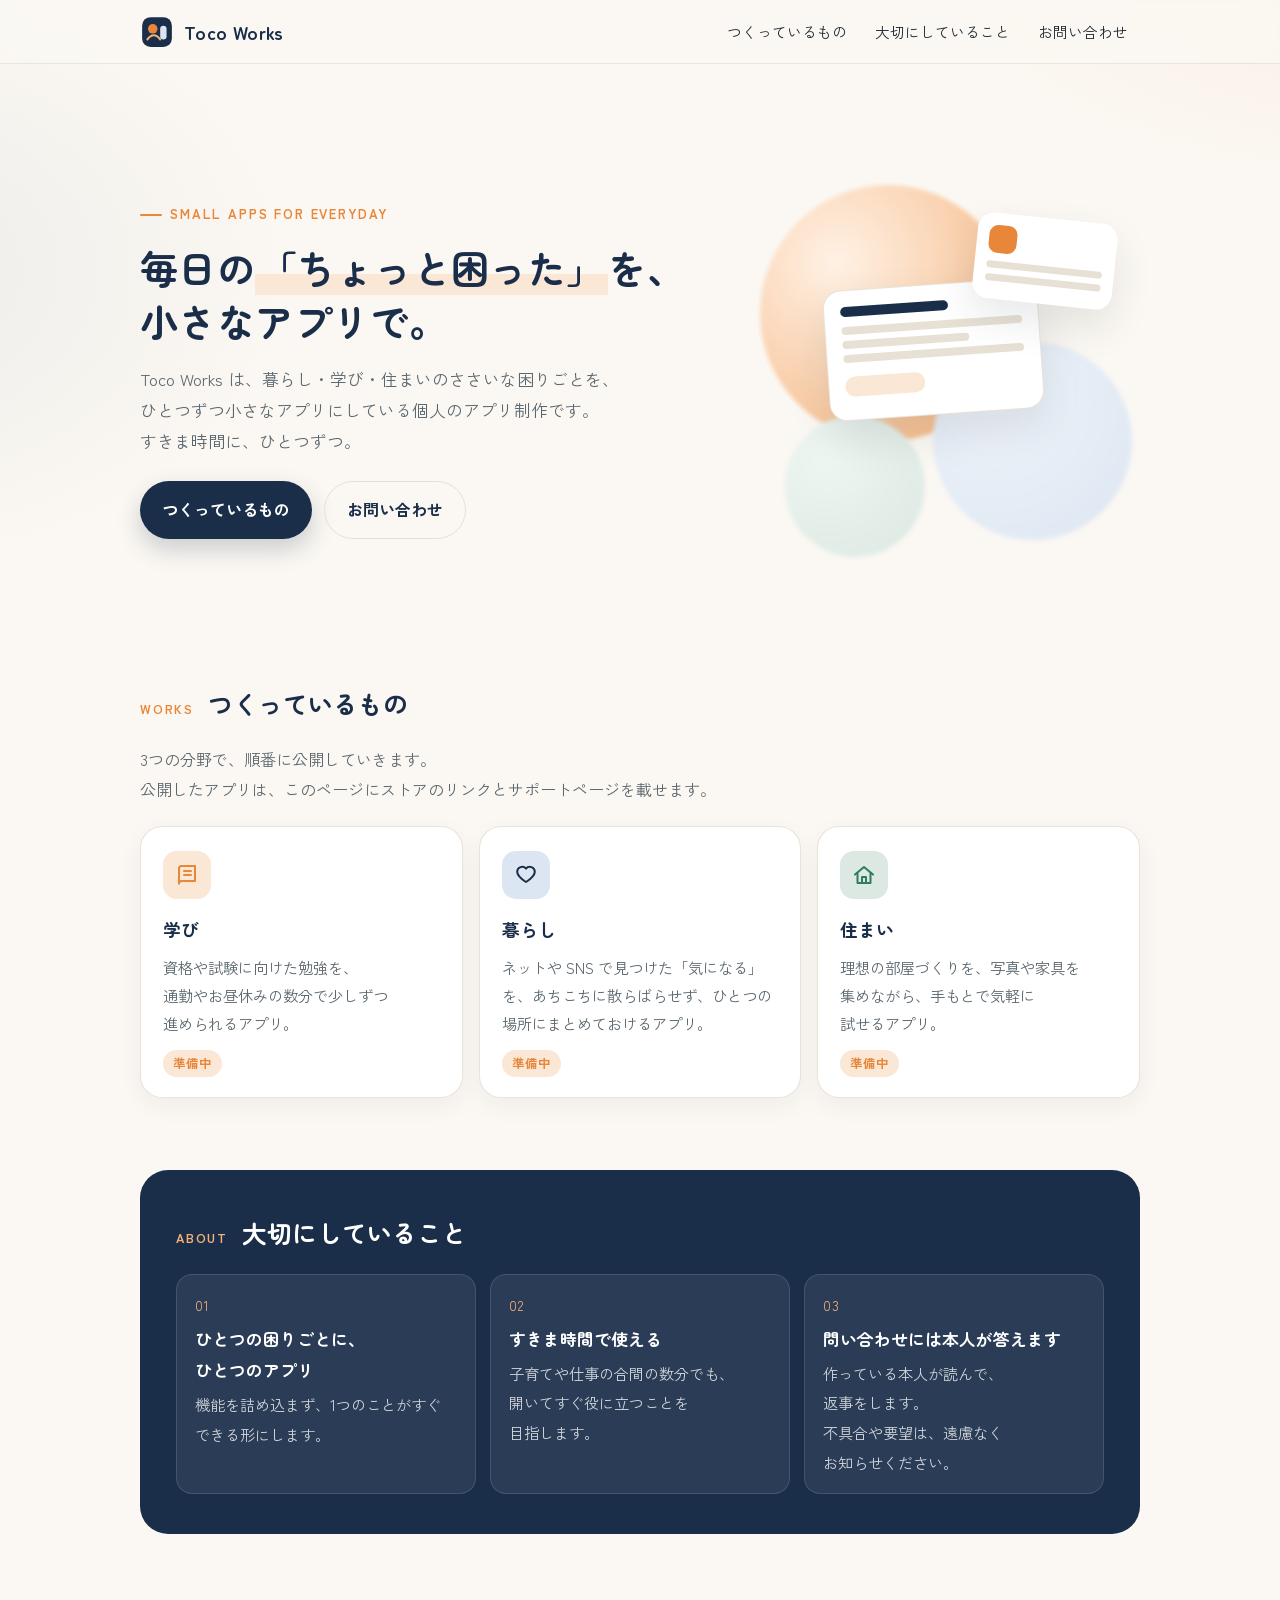
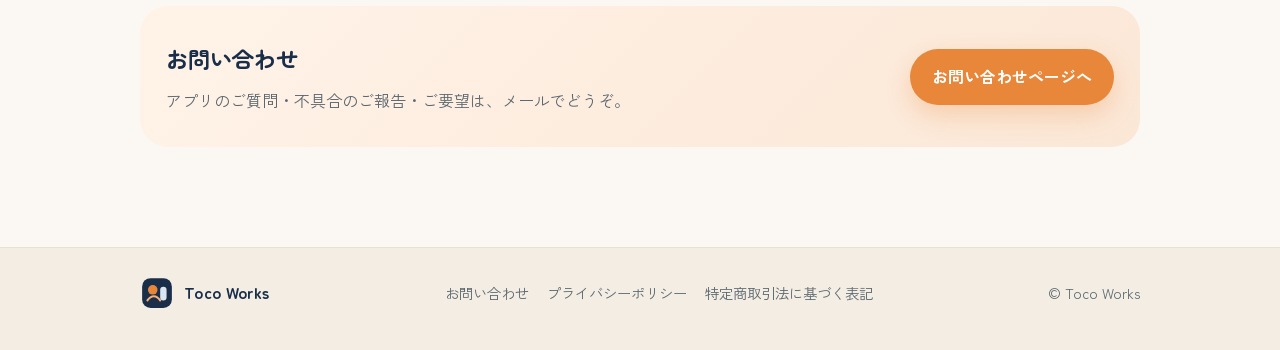
<file: index.html>
<!doctype html>
<html lang="ja"><head>
<meta charset="utf-8">
<meta name="viewport" content="width=device-width, initial-scale=1">
<title>Toco Works</title>
<meta name="description" content="Toco Works は、暮らし・学び・住まいの「ちょっと困った」を小さなアプリで解く、個人のアプリ制作です。">
<meta property="og:title" content="Toco Works">
<meta property="og:description" content="Toco Works は、暮らし・学び・住まいの「ちょっと困った」を小さなアプリで解く、個人のアプリ制作です。">
<meta property="og:type" content="website">
<meta property="og:url" content="https://toco-works.com/">
<script>document.documentElement.classList.add('pending');setTimeout(function(){document.documentElement.classList.remove('pending')},2500)</script>
<link rel="preconnect" href="https://fonts.googleapis.com">
<link rel="preconnect" href="https://fonts.gstatic.com" crossorigin="">
<link rel="stylesheet" href="https://fonts.googleapis.com/css2?family=Zen+Kaku+Gothic+New:wght@400;500;700&amp;family=Zen+Maru+Gothic:wght@500;700&amp;display=swap">
<link rel="stylesheet" href="/assets/site.css">
<link rel="icon" href="/assets/mark.svg" type="image/svg+xml">
<script src="/assets/budoux-ja.js" defer=""></script>
<script src="/assets/site.js" defer=""></script>
</head>
<body>
<!-- このページの中身は、text フォルダの .txt から組み立てます。文章・並び・リンクを直すときは、編集ページ（/edit/）か .txt を使ってください。下の中身は、読み込めないときのための写しです（Claude が作り直します） -->
<header class="top"><div class="in"><a class="brand" href="/"><img class="mark" src="/assets/mark.svg" alt="" width="34" height="34">Toco Works</a><nav><a href="/#works">つくっているもの</a><a href="/#about">大切にしていること</a><a class="keep" href="/contact/">お問い合わせ</a></nav></div></header>
<main class=""><section class="hero" data-b="1"><div class="wrap"><div class="hero-in"><div><div class="eyebrow">Small apps for everyday</div><h1>毎日の<wbr><em>「ちょっと<wbr>困った」</em>を、<br>小さな<wbr>アプリで。</h1><p><span class="nb">Toco Works</span> は、<wbr>暮らし・<wbr>学び・住まいの<wbr>ささいな<wbr>困りごとを、<wbr><span class="nb">ひとつずつ</span><wbr>小さな<wbr>アプリに<wbr>している<wbr>個人の<wbr>アプリ制作です。<br>すきま時間に、<wbr><span class="nb">ひとつずつ</span>。</p><div class="actions"><a class="btn" href="/#works">つくっている<wbr>もの</a><a class="btn ghost" href="/contact/">お問い合わせ</a></div></div><div class="art" aria-hidden="true"><div class="blob b1"></div><div class="blob b2"></div><div class="blob b3"></div><div class="card"><div class="t"></div><div class="l"></div><div class="l s"></div><div class="l"></div><span class="chip"></span></div><div class="card2"><div class="ico"></div><div class="l"></div><div class="l"></div></div></div></div></div></section><section id="works" data-b="2"><div class="wrap"><div class="sec-h"><span>WORKS</span><h2>つくっている<wbr>もの</h2></div><p class="lead">3つの<wbr>分野で、<wbr>順番に<wbr>公開していきます。<br>公開した<wbr>アプリは、<wbr>この<wbr>ページに<wbr>ストアの<wbr>リンクと<wbr>サポートページを<wbr>載せます。</p><div class="cards"><article class="card"><div class="ico a"><svg width="24" height="24" viewBox="0 0 24 24" fill="none" stroke="currentColor" stroke-width="2" stroke-linecap="round" stroke-linejoin="round" aria-hidden="true"><path d="M4 5.5A2.5 2.5 0 0 1 6.5 3H20v15H6.5A2.5 2.5 0 0 0 4 20.5z"></path><path d="M4 20.5V5.5"></path><path d="M9 8h7M9 12h7"></path></svg></div><h3>学び</h3><p>資格や<wbr>試験に<wbr>向けた<wbr>勉強を、<wbr>通勤や<wbr>お昼休みの<wbr>数分で<wbr>少しずつ<wbr>進められる<wbr>アプリ。</p><span class="tag">準備中</span></article><article class="card"><div class="ico b"><svg width="24" height="24" viewBox="0 0 24 24" fill="none" stroke="currentColor" stroke-width="2" stroke-linecap="round" stroke-linejoin="round" aria-hidden="true"><path d="M20.8 8.6a5 5 0 0 0-8.8-3 5 5 0 0 0-8.8 3c0 5.4 8.8 10.4 8.8 10.4s8.8-5 8.8-10.4z"></path></svg></div><h3>暮らし</h3><p>ネットや SNS で<wbr>見つけた<wbr>「気に<wbr>なる」を、<wbr>あちこちに<wbr>散らばらせず、<wbr>ひとつの<wbr>場所に<wbr>まとめて<wbr>おける<wbr>アプリ。</p><span class="tag">準備中</span></article><article class="card"><div class="ico c"><svg width="24" height="24" viewBox="0 0 24 24" fill="none" stroke="currentColor" stroke-width="2" stroke-linecap="round" stroke-linejoin="round" aria-hidden="true"><path d="M3 11.5 12 4l9 7.5"></path><path d="M5.5 10v10h13V10"></path><path d="M10 20v-6h4v6"></path></svg></div><h3>住まい</h3><p>理想の<wbr>部屋づくりを、<wbr>写真や<wbr>家具を<wbr>集めながら、<wbr>手もとで<wbr>気軽に<wbr>試せる<wbr>アプリ。</p><span class="tag">準備中</span></article></div></div></section><section id="about" data-b="3"><div class="wrap"><div class="values"><div class="sec-h"><span>ABOUT</span><h2>大切に<wbr>している<wbr>こと</h2></div><ol><li><span class="num">01</span><b>ひとつの<wbr>困りごとに、<wbr>ひとつの<wbr>アプリ</b><span>機能を<wbr>詰め込まず、<wbr>1つの<wbr>ことが<wbr>すぐ<wbr>できる<wbr>形にします。</span></li><li><span class="num">02</span><b>すきま時間で<wbr>使える</b><span>子育てや<wbr>仕事の<wbr>合間の<wbr>数分でも、<wbr>開いて<wbr>すぐ<wbr>役に<wbr>立つことを<wbr>目指します。</span></li><li><span class="num">03</span><b>問い合わせには<wbr>本人が<wbr>答えます</b><span>作っている<wbr>本人が<wbr>読んで、<wbr>返事を<wbr>します。<br>不具合や<wbr>要望は、<wbr>遠慮なく<wbr>お知らせ<wbr>ください。</span></li></ol></div></div></section><section data-b="4"><div class="wrap"><div class="cta"><div><h2>お問い合わせ</h2><p>アプリの<wbr>ご質問・<wbr>不具合の<wbr>ご報告・ご要望は、<wbr>メールで<wbr>どうぞ。</p></div><a class="btn orange" href="/contact/">お問い合わせページへ</a></div></div></section></main>
<footer><div class="in"><a class="brand" href="/"><img class="mark" src="/assets/mark.svg" alt="" width="28" height="28">Toco Works</a><nav><a href="/contact/">お問い合わせ</a><a href="/privacy/">プライバシーポリシー</a><a href="/tokushoho/">特定商取引法に基づく表記</a></nav><span>© Toco Works</span></div></footer>



</body></html>
</file>
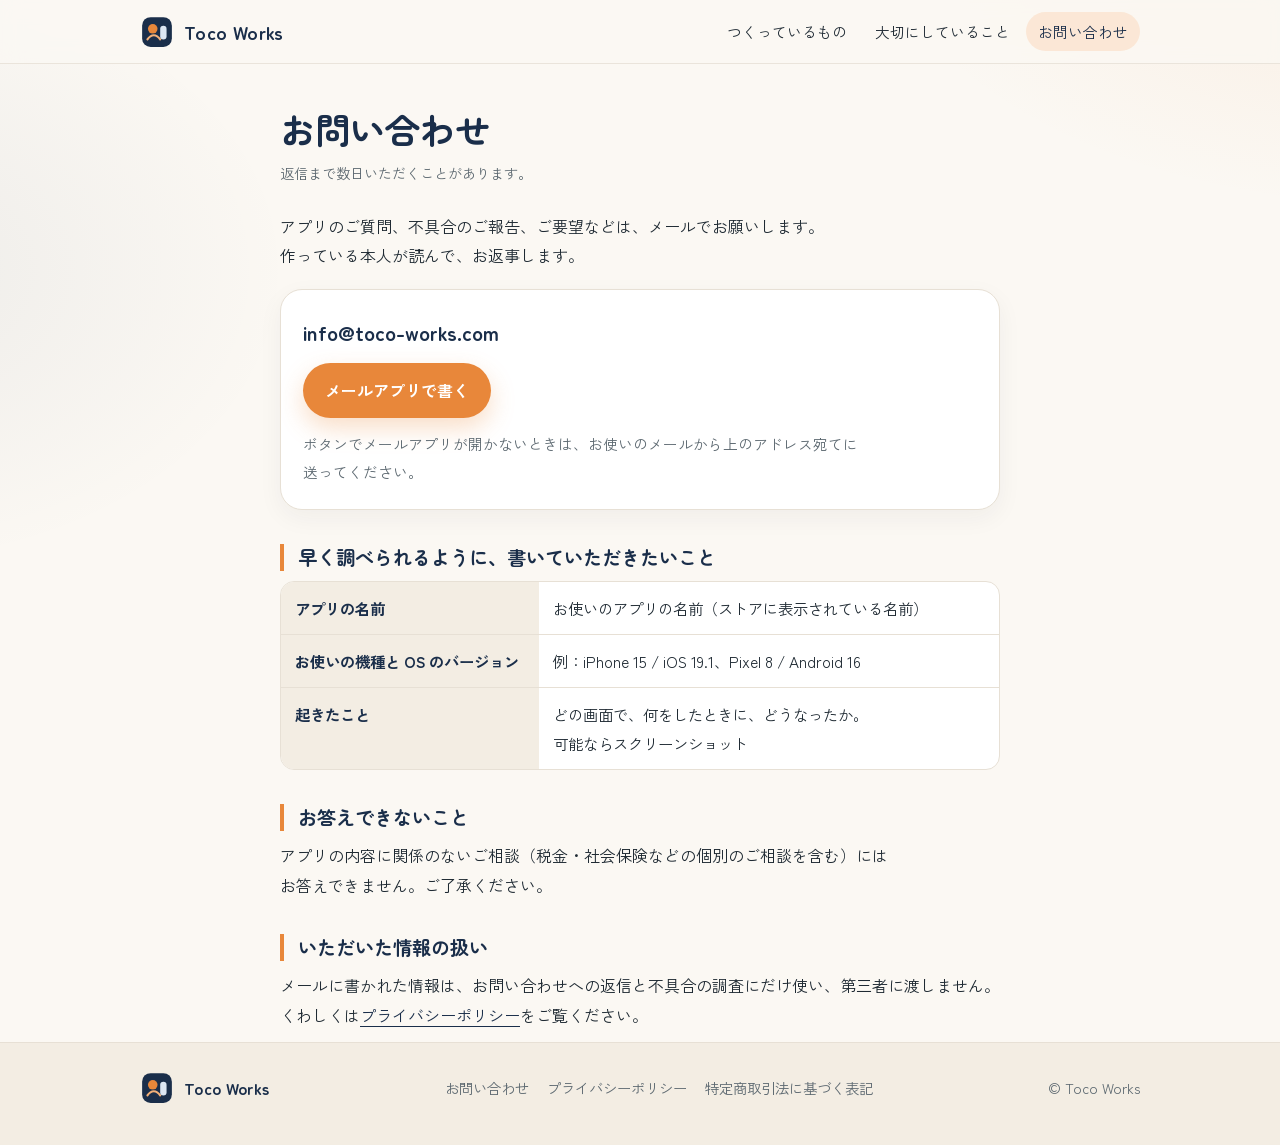
<file: contact/index.html>
<!doctype html>
<html lang="ja"><head>
<meta charset="utf-8">
<meta name="viewport" content="width=device-width, initial-scale=1">
<title>お問い合わせ | Toco Works</title>
<meta name="description" content="Toco Works のアプリについてのご質問・不具合のご報告・ご要望はこちらから。">
<script>document.documentElement.classList.add('pending');setTimeout(function(){document.documentElement.classList.remove('pending')},2500)</script>
<link rel="preconnect" href="https://fonts.googleapis.com">
<link rel="preconnect" href="https://fonts.gstatic.com" crossorigin="">
<link rel="stylesheet" href="https://fonts.googleapis.com/css2?family=Zen+Kaku+Gothic+New:wght@400;500;700&amp;family=Zen+Maru+Gothic:wght@500;700&amp;display=swap">
<link rel="stylesheet" href="/assets/site.css">
<link rel="icon" href="/assets/mark.svg" type="image/svg+xml">
<script src="/assets/budoux-ja.js" defer=""></script>
<script src="/assets/site.js" defer=""></script>
<meta property="og:title" content="お問い合わせ | Toco Works"><meta property="og:description" content="Toco Works のアプリについてのご質問・不具合のご報告・ご要望はこちらから。"></head>
<body>
<!-- このページの中身は、text フォルダの .txt から組み立てます。文章・並び・リンクを直すときは、編集ページ（/edit/）か .txt を使ってください。下の中身は、読み込めないときのための写しです（Claude が作り直します） -->
<header class="top"><div class="in"><a class="brand" href="/"><img class="mark" src="/assets/mark.svg" alt="" width="34" height="34">Toco Works</a><nav><a href="/#works">つくっているもの</a><a href="/#about">大切にしていること</a><a class="keep" href="/contact/" aria-current="page">お問い合わせ</a></nav></div></header>
<main class="page"><h1>お問い合わせ</h1><p class="updated">返信まで<wbr>数日いただく<wbr>ことがあります。</p><div class="blk" data-b="1"><p>アプリの<wbr>ご質問、<wbr>不具合の<wbr>ご報告、<wbr>ご要望などは、<wbr>メールで<wbr>お願いします。<br>作っている<wbr>本人が<wbr>読んで、<wbr>お返事します。</p></div><div class="blk" data-b="2"><div class="mailbox"><span class="addr">info@toco-works.com</span><a class="btn orange" href="mailto:info@toco-works.com?subject=%E3%81%8A%E5%95%8F%E3%81%84%E5%90%88%E3%82%8F%E3%81%9B">メールアプリで<wbr>書く</a><span class="note">ボタンで<wbr>メールアプリが<wbr>開かない<wbr>ときは、<wbr>お使いの<wbr>メールから<wbr>上の<wbr>アドレス宛てに<wbr>送ってください。</span></div></div><div class="blk" data-b="3"><h2>早く<wbr>調べられるように、<wbr>書いていただきたい<wbr>こと</h2><table><tbody><tr><th>アプリの<wbr>名前</th><td>お使いの<wbr>アプリの<wbr>名前<wbr>（ストアに<wbr>表示されている<wbr>名前）</td></tr><tr><th>お使いの<wbr>機種と OS の<wbr>バージョン</th><td>例：<span class="nb">iPhone 15 / iOS 19.1</span>、<wbr><span class="nb">Pixel 8 / Android 16</span></td></tr><tr><th>起きた<wbr>こと</th><td>どの<wbr>画面で、<wbr>何を<wbr>した<wbr>ときに、<wbr>どうなったか。<wbr>可能なら<wbr>スクリーンショット</td></tr></tbody></table><h2>お答えできない<wbr>こと</h2><p>アプリの<wbr>内容に<wbr>関係の<wbr>ない<wbr>ご相談<wbr>（税金・社会保険などの<wbr>個別の<wbr>ご相談を<wbr>含む）には<wbr>お答えできません。<wbr>ご了承ください。</p><h2>いただいた<wbr>情報の<wbr>扱い</h2><p>メールに<wbr>書かれた<wbr>情報は、<wbr>お問い合わせへの<wbr>返信と<wbr>不具合の<wbr>調査にだけ<wbr>使い、<wbr>第三者に<wbr>渡しません。<br>くわしくは<wbr><a href="/privacy/">プライバシーポリシー</a>を<wbr>ご覧ください。</p></div></main>
<footer><div class="in"><a class="brand" href="/"><img class="mark" src="/assets/mark.svg" alt="" width="28" height="28">Toco Works</a><nav><a href="/contact/" aria-current="page">お問い合わせ</a><a href="/privacy/">プライバシーポリシー</a><a href="/tokushoho/">特定商取引法に基づく表記</a></nav><span>© Toco Works</span></div></footer>



</body></html>
</file>
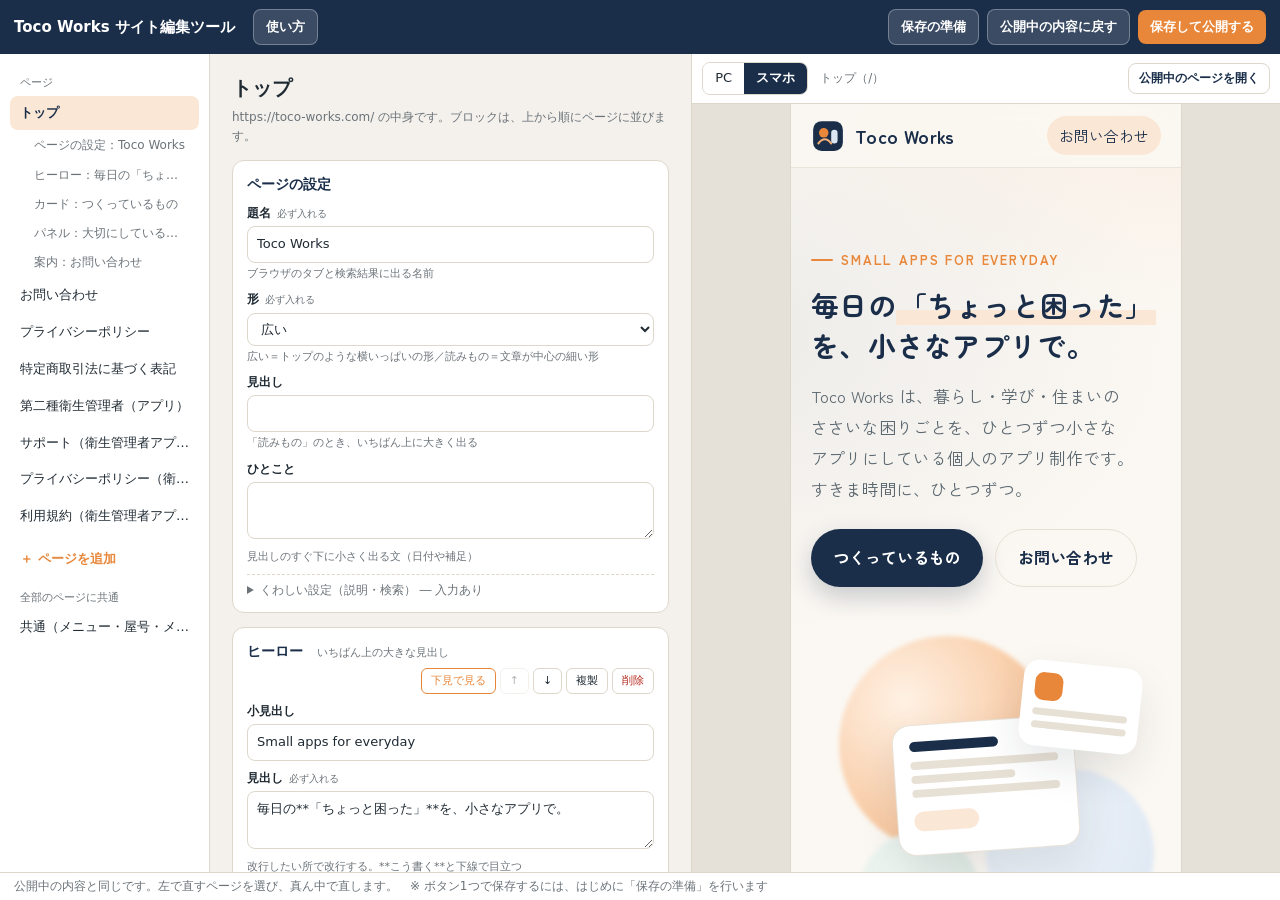
<file: edit/index.html>
<!doctype html>
<html lang="ja" data-editor>
<head>
<meta charset="utf-8">
<meta name="viewport" content="width=device-width, initial-scale=1">
<title>サイト編集ツール | Toco Works</title>
<meta name="robots" content="noindex,nofollow">
<link rel="stylesheet" href="/assets/edit.css">
<link rel="icon" href="/assets/mark.svg" type="image/svg+xml">
<script src="/assets/site.js" defer></script>
<script src="/assets/edit.js" defer></script>
</head>
<body>
<div class="top">
  <b>Toco Works サイト編集ツール</b>
  <button class="btn ghost" id="btn-help" type="button">使い方</button>
  <span class="sp"></span>
  <button class="btn ghost" id="btn-setup" type="button">保存の準備</button>
  <button class="btn ghost" id="btn-reset" type="button">公開中の内容に戻す</button>
  <button class="btn warn" id="btn-save" type="button">保存して公開する</button>
</div>

<div class="mbar">
  <select id="file" aria-label="直すページ"></select>
  <span class="seg"><button id="tabForms" type="button" class="on">直す</button><button id="tabView" type="button">下見</button></span>
</div>

<div class="layout" id="layout">
  <div id="nav"></div>
  <div id="form"></div>
  <div class="pv">
    <div class="pv-bar">
      <span class="seg"><button id="wPc" type="button" class="on">PC</button><button id="wMobile" type="button">スマホ</button></span>
      <span id="pv-name" class="pv-name"></span>
      <span class="sp"></span>
      <a class="btn ghost" id="btn-open" target="_blank" rel="noopener">公開中のページを開く</a>
    </div>
    <div class="pv-body"><iframe id="pv" title="下見"></iframe></div>
  </div>
</div>
<div class="status" id="status">読み込んでいます…</div>
<div id="toast" role="status"></div>

<!-- 使い方 -->
<div class="modal" id="help"><div class="box">
  <button class="btn ghost close" data-close type="button">閉じる</button>
  <h2>使い方</h2>
  <ol>
    <li><b>直す</b>：左でページを選び、真ん中の入力欄で文・リンクを直します。右の下見に、すぐ反映されます。メニューや屋号は、左の「共通」で直します。</li>
    <li><b>並びを変える・足す・消す</b>：各ブロックの右上の「↑」「↓」「複製」「削除」を使います。新しいブロックは、いちばん下の「ブロックを追加」から入れます（えらんでいるブロックのすぐ下に入ります）。</li>
    <li><b>下見</b>：右上の「PC／スマホ」で幅を変えられます。各ブロックの「下見で見る」を押すと、下見のその部分へ移動します。下見の中のブロックを押すと、その入力欄へ移動します。下見の中のリンクは、押しても移動しません（行き先が下に出ます）。</li>
    <li><b>リンクの書き方</b>：ほかのページは <code>/contact/</code>、ページの中の場所は <code>/#works</code>（「目印」の名前）、外のサイトは <code>https://...</code>、メールは <code>{メール}</code>。入力欄を押すと候補が出ます。</li>
    <li><b>画像</b>：「画像を選ぶ」でパソコンやスマホの画像を選ぶと、位置情報などを消して小さくしてから、サイトに入れます（「保存の準備」が済んでいるとき）。人の顔や、自宅・学校が分かる画像は使いません。</li>
    <li><b>保存して公開する</b>：右上のボタンを押すと、サイトに反映されます（1〜2分かかります）。はじめて使うときは、先に「保存の準備」を1回だけ行います。</li>
    <li><b>途中の内容</b>：直している途中の内容は、このブラウザの中に自動で残ります（別のパソコンやスマホには残りません）。捨てたいときは「公開中の内容に戻す」。</li>
    <li><b>まちがえて保存したとき</b>：前の版は残っています。チャットで Claude に「サイトを前の版に戻したい」と伝えてください。</li>
  </ol>
  <h3>文の書き方</h3>
  <table>
    <tr><th>目立たせる</th><td><code>**ここを目立たせる**</code></td></tr>
    <tr><th>文の中のリンク</th><td><code>[プライバシーポリシー](/privacy/)</code></td></tr>
    <tr><th>改行</th><td>改行したい所で、そのまま改行する（長い文の折り返しは、切りのいい所で自動）</td></tr>
    <tr><th>メールアドレス・屋号</th><td><code>{メール}</code>・<code>{屋号}</code> と書くと、共通の設定に置きかわる</td></tr>
    <tr><th colspan="2" class="sub">ここから下は「本文」の中だけで使える</th></tr>
    <tr><th>小さな見出し</th><td><code>■ 見出しの文字</code></td></tr>
    <tr><th>段落を分ける</th><td>1行あける</td></tr>
    <tr><th>表</th><td><code>項目 ｜ 内容</code>（1行に1つ。続けて書くと1つの表になる）</td></tr>
    <tr><th>箇条書き</th><td><code>・1つ目</code></td></tr>
    <tr><th>小さな注記</th><td><code>※ 注記の文</code></td></tr>
  </table>
  <p class="muted">色・文字の大きさ・新しい種類のブロックは、このツールでは変えられません。チャットで Claude に伝えてください。</p>
</div></div>

<!-- 保存の準備（GitHub の合言葉＝トークン） -->
<div class="modal" id="setup"><div class="box">
  <button class="btn ghost close" data-close type="button">閉じる</button>
  <h2>保存の準備（はじめの1回だけ）</h2>
  <p>このツールからサイトに保存するには、GitHub で「このサイトの中身だけを書きかえてよい」という鍵（トークン）を作り、ここに入れます。鍵は、このブラウザの中にだけ残ります。</p>
  <ol>
    <li><a id="token-link" class="btn" href="https://github.com/settings/personal-access-tokens/new?name=toco-works-site-editor&amp;target_name=kazutech09-afk&amp;expires_in=365&amp;contents=write" target="_blank" rel="noopener">GitHub の「鍵を作る画面」を開く</a><br>
      <span class="muted">名前・持ち主・期限・権限は、はじめから入った状態で開きます。ログインを求められたら、GitHub のアカウントでログインします。</span></li>
    <li><b>さわるのは1か所だけ</b>：「Repository access」の所で <b>Only select repositories</b> を選び、すぐ下に出る「Select repositories」を押して、<code>toco-works.github.io</code> にチェックを入れる</li>
    <li><b>確かめる</b>：「Permissions」の所に <b>Contents</b> があり、その右が <b>Read and write</b> になっている<br>
      <span class="muted">なっていないときは、「Add permissions」を押して Contents にチェックを入れ、右の「Access」を「Read and write」に変えます。</span></li>
    <li>いちばん下の緑の <b>Generate token</b> を押す（確認の窓が出たら、もう一度 Generate token）</li>
    <li>出てきた <code>github_pat_</code> で始まる文字の右の、コピーのボタンを押す<br>
      <span class="muted">この文字は、画面を閉じると二度と見られません。閉じる前に、次の手順まで進めます。</span></li>
    <li>このページに戻り、下の欄に貼って、「確かめて、このブラウザに覚えさせる」を押す</li>
  </ol>
  <p class="muted"><b>変えないもの</b>：「Resource owner」は <code class="owner-name">kazutech09-afk</code> のままにします。ここを変えると、下の項目が入れかわり、<code>toco-works.github.io</code> を選べなくなります（変えてしまったら、手順1のボタンを押し直します）。</p>
  <p class="muted">画面の言葉が上の説明とちがうときは、その画面のスクリーンショットを、チャットに貼ってください（鍵の文字が映っている画面は、貼らないでください）。</p>
  <div class="f"><label for="token">鍵（トークン）</label><input type="password" id="token" autocomplete="off" spellcheck="false" placeholder="github_pat_..."></div>
  <p><button class="btn" id="btn-token-save" type="button">確かめて、このブラウザに覚えさせる</button>
     <button class="btn danger" id="btn-token-clear" type="button">このブラウザから鍵を消す</button></p>
  <p id="token-state" class="muted"></p>
  <p class="muted"><b>鍵のあつかい</b>：鍵は、チャット・メール・ファイルに書かないでください。自分のパソコン・スマホだけで使い、人と共用のパソコンでは使いません。なくした・見られたかもしれないときは、GitHub の Settings → Developer settings → Personal access tokens で、その鍵を「Delete」します。</p>
  <details><summary>鍵を使わずに保存する（コピーして GitHub に貼る）</summary>
    <p class="muted">「保存して公開する」を押したときに、鍵がなければ、コピーして貼る手順が出ます。</p>
  </details>
</div></div>

<!-- 鍵を使わない保存（コピーして貼る） -->
<div class="modal" id="manual"><div class="box">
  <button class="btn ghost close" data-close type="button">閉じる</button>
  <h2>保存のしかた（コピーして GitHub に貼る）</h2>
  <p class="muted">ボタン1つで保存したいときは、「保存の準備」を先に行ってください。</p>
  <p id="manual-what"></p>
  <ol>
    <li><button class="btn" id="btn-copy" type="button">中身をコピーする</button> <span id="copied" class="ok"></span></li>
    <li><a id="gh" class="btn ghost" target="_blank" rel="noopener">GitHub の編集画面を開く</a><br><span class="muted">「Page not found」と出たら、GitHub にログインしていません。右上の「Sign in」からログインして、もう一度このボタンを押します。</span></li>
    <li>GitHub の画面で、文字が並んでいる枠の中を1回クリック → <b>Ctrl＋A</b>（全部選ぶ）→ <b>Ctrl＋V</b>（貼りつけ）<br><span class="muted">iPhone は、枠の中を長押し →「すべてを選択」→「ペースト」</span></li>
    <li>右上の緑のボタン <b>「Commit changes...」</b> → 出てきた窓の緑の <b>「Commit changes」</b></li>
    <li>1〜2分待って、サイトを開いて確かめる</li>
    <li><button class="btn ghost" id="btn-manual-done" type="button">保存できたら、ここを押す（途中の内容を片づける）</button></li>
  </ol>
  <details><summary>コピーできないとき（中身を手で選んでコピーする）</summary>
    <textarea id="out" readonly rows="10"></textarea>
  </details>
</div></div>

<!-- ページを追加 -->
<div class="modal" id="newpage"><div class="box">
  <button class="btn ghost close" data-close type="button">閉じる</button>
  <h2>ページを追加</h2>
  <div class="f"><label for="np-title">ページの題名</label><input type="text" id="np-title" placeholder="例：よくある質問"></div>
  <div class="f"><label for="np-name">アドレスに使う名前 <small>半角の小文字・数字・ハイフン</small></label><input type="text" id="np-name" placeholder="例：faq" autocomplete="off" spellcheck="false"></div>
  <p class="muted" id="np-url"></p>
  <p><button class="btn" id="btn-np-make" type="button">ページを作る</button></p>
  <p class="muted">作ったページは、1〜2分で開けるようになります。メニューやボタンからのリンクは、自動では付きません。「共通」のメニューや、ボタンのリンクに足してください。</p>
</div></div>
<noscript>このページは、JavaScript を使います。</noscript>
</body>
</html>
</file>
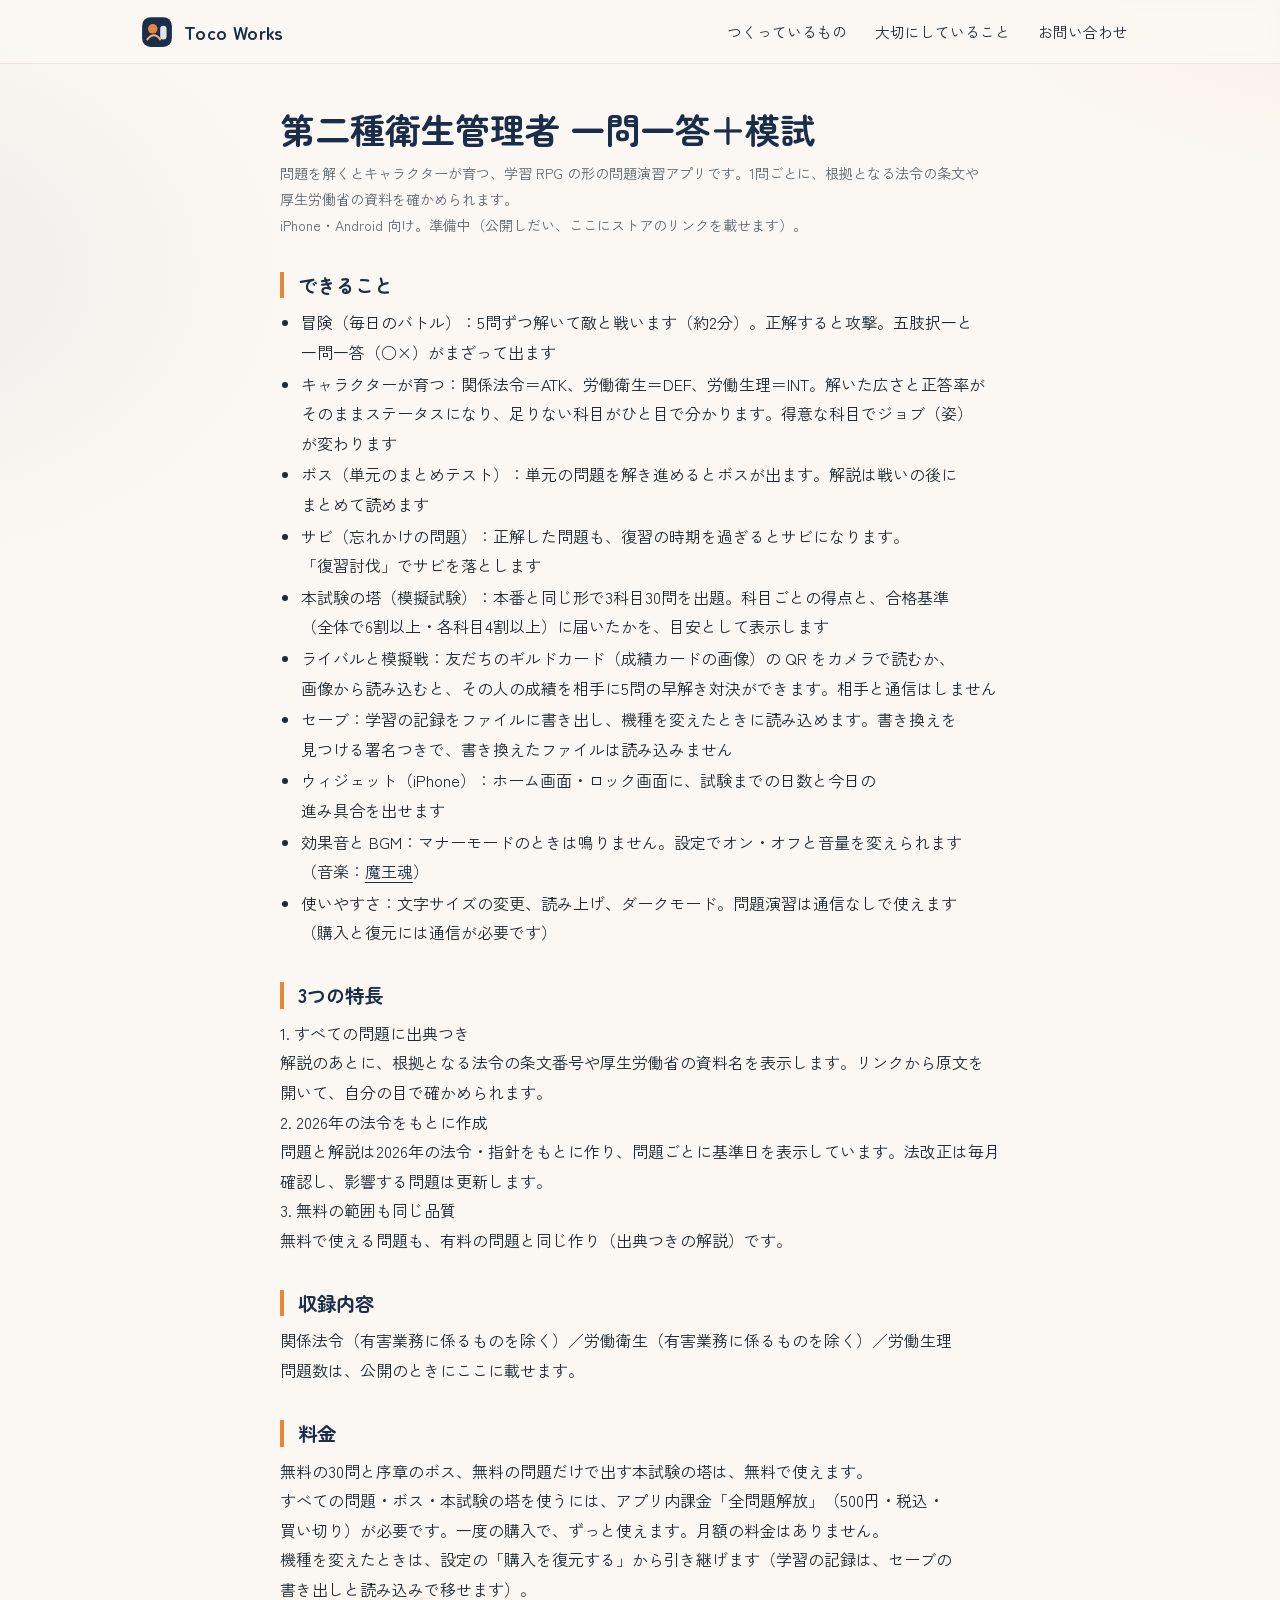
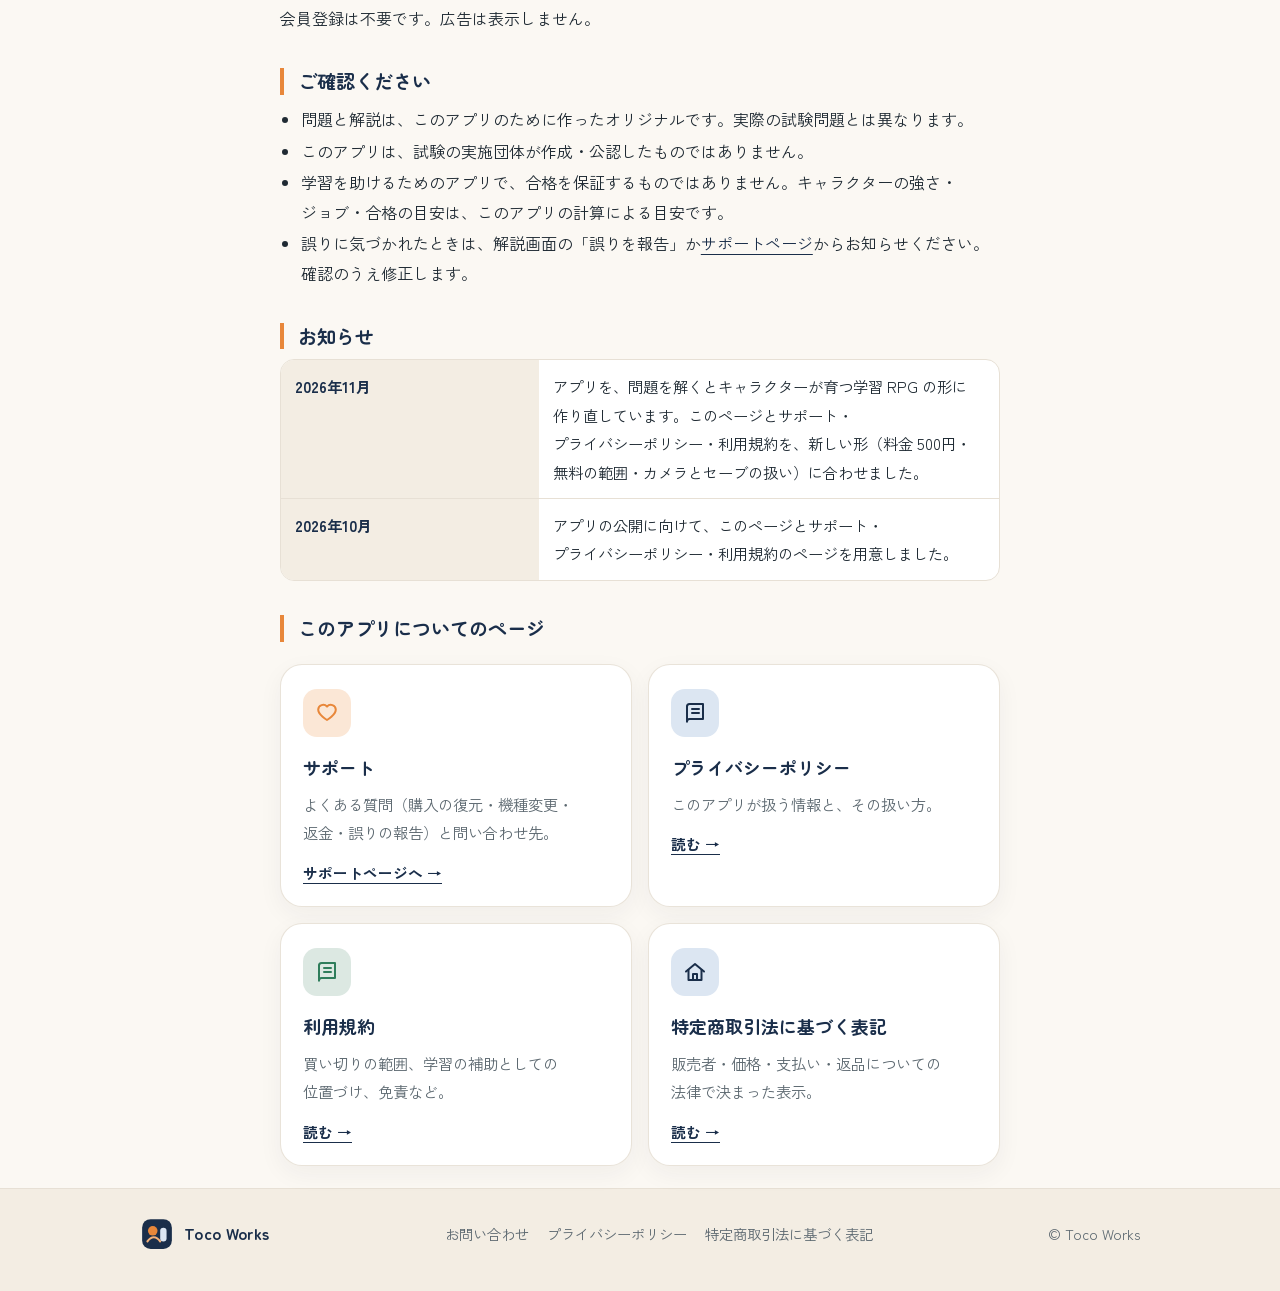
<file: eisei2/index.html>
<!doctype html>
<html lang="ja"><head>
<meta charset="utf-8">
<meta name="viewport" content="width=device-width, initial-scale=1">
<title>第二種衛生管理者 一問一答＋模試 | Toco Works</title>
<meta name="description" content="問題を解くとキャラクターが育つ、第二種衛生管理者の学習 RPG。すべての問題に出典つき。Toco Works のアプリです（準備中）。">
<script>document.documentElement.classList.add('pending');setTimeout(function(){document.documentElement.classList.remove('pending')},2500)</script>
<link rel="preconnect" href="https://fonts.googleapis.com">
<link rel="preconnect" href="https://fonts.gstatic.com" crossorigin="">
<link rel="stylesheet" href="https://fonts.googleapis.com/css2?family=Zen+Kaku+Gothic+New:wght@400;500;700&amp;family=Zen+Maru+Gothic:wght@500;700&amp;display=swap">
<link rel="stylesheet" href="/assets/site.css">
<link rel="icon" href="/assets/mark.svg" type="image/svg+xml">
<script src="/assets/budoux-ja.js" defer=""></script>
<script src="/assets/site.js" defer=""></script>
<meta property="og:title" content="第二種衛生管理者 一問一答＋模試 | Toco Works"><meta property="og:description" content="問題を解くとキャラクターが育つ、第二種衛生管理者の学習 RPG。すべての問題に出典つき。Toco Works のアプリです（準備中）。"></head>
<body>
<!-- このページの中身は、text フォルダの .txt から組み立てます。文章・並び・リンクを直すときは、編集ページ（/edit/）か .txt を使ってください。下の中身は、読み込めないときのための写しです（Claude が作り直します） -->
<header class="top"><div class="in"><a class="brand" href="/"><img class="mark" src="/assets/mark.svg" alt="" width="34" height="34">Toco Works</a><nav><a href="/#works">つくっているもの</a><a href="/#about">大切にしていること</a><a class="keep" href="/contact/">お問い合わせ</a></nav></div></header>
<main class="page"><h1>第二種衛生管理者 一問<wbr>一答＋模試</h1><p class="updated">問題を<wbr>解くと<wbr>キャラクターが<wbr>育つ、<wbr>学習 RPG の<wbr>形の<wbr>問題演習アプリです。<wbr>1問ごとに、<wbr>根拠と<wbr>なる<wbr>法令の<wbr>条文や<wbr>厚生労働省の<wbr>資料を<wbr>確かめられます。<br>iPhone・Android 向け。<wbr>準備中<wbr>（公開しだい、<wbr>ここに<wbr>ストアの<wbr>リンクを<wbr>載せます）。</p><div class="blk" data-b="1"><h2>できる<wbr>こと</h2><ul><li>冒険<wbr>（毎日の<wbr>バトル）：5問ずつ<wbr>解いて<wbr>敵と<wbr>戦います<wbr>（約2分）。<wbr>正解すると<wbr>攻撃。<wbr>五肢択一と<wbr>一問<wbr>一答<wbr>（○×）が<wbr>まざって<wbr>出ます</li><li>キャラクターが<wbr>育つ：関係法令＝ATK、<wbr>労働衛生＝DEF、<wbr>労働生理＝INT。<wbr>解いた<wbr>広さと<wbr>正答率が<wbr>そのまま<wbr>ステータスに<wbr>なり、<wbr>足りない<wbr>科目が<wbr>ひと目で<wbr>分かります。<wbr>得意な<wbr>科目で<wbr>ジョブ<wbr>（姿）が<wbr>変わります</li><li>ボス<wbr>（単元の<wbr>まとめテスト）：単元の<wbr>問題を<wbr>解き進めると<wbr>ボスが<wbr>出ます。<wbr>解説は<wbr>戦いの<wbr>後に<wbr>まとめて<wbr>読めます</li><li>サビ<wbr>（忘れかけの<wbr>問題）：正解した<wbr>問題も、<wbr>復習の<wbr>時期を<wbr>過ぎると<wbr>サビに<wbr>なります。<wbr>「復習討伐」で<wbr>サビを<wbr>落とします</li><li>本試験の<wbr>塔<wbr>（模擬試験）：本番と<wbr>同じ形で<wbr>3科目30問を<wbr>出題。<wbr>科目ごとの<wbr>得点と、<wbr>合格基準<wbr>（全体で<wbr>6割以上・各科目4割以上）に<wbr>届いたかを、<wbr>目安と<wbr>して<wbr>表示します</li><li>ライバルと<wbr>模擬戦：友だちの<wbr>ギルドカード<wbr>（成績カードの<wbr>画像）の QR を<wbr>カメラで<wbr>読むか、<wbr>画像から<wbr>読み込むと、<wbr>その<wbr>人の<wbr>成績を<wbr>相手に<wbr>5問の<wbr>早解き対決が<wbr>できます。<wbr>相手と<wbr>通信は<wbr>しません</li><li>セーブ：学習の<wbr>記録を<wbr>ファイルに<wbr>書き出し、<wbr>機種を<wbr>変えた<wbr>ときに<wbr>読み込めます。<wbr>書き換えを<wbr>見つける<wbr>署名つきで、<wbr>書き換えた<wbr>ファイルは<wbr>読み込みません</li><li>ウィジェット<wbr>（iPhone）：ホーム画面・ロック画面に、<wbr>試験までの<wbr>日数と<wbr>今日の<wbr>進み具合を<wbr>出せます</li><li>効果音と BGM：マナーモードの<wbr>ときは<wbr>鳴りません。<wbr>設定で<wbr>オン・<wbr>オフと<wbr>音量を<wbr>変えられます<wbr>（音楽：<a href="https://maou.audio/" target="_blank" rel="noopener">魔王魂</a>）</li><li>使いやすさ：文字サイズの<wbr>変更、<wbr>読み上げ、<wbr>ダークモード。<wbr>問題演習は<wbr>通信なしで<wbr>使えます<wbr>（購入と<wbr>復元には<wbr>通信が<wbr>必要です）</li></ul><h2>3つの<wbr>特長</h2><p>1. すべての<wbr>問題に<wbr>出典つき<br>解説の<wbr>あとに、<wbr>根拠と<wbr>なる<wbr>法令の<wbr>条文番号や<wbr>厚生労働省の<wbr>資料名を<wbr>表示します。<wbr>リンクから<wbr>原文を<wbr>開いて、<wbr>自分の<wbr>目で<wbr>確かめられます。<br>2. 2026年の<wbr>法令を<wbr>もとに<wbr>作成<br>問題と<wbr>解説は<wbr>2026年の<wbr>法令・指針を<wbr>もとに<wbr>作り、<wbr>問題ごとに<wbr>基準日を<wbr>表示しています。<wbr>法改正は<wbr>毎月<wbr>確認し、<wbr>影響する<wbr>問題は<wbr>更新します。<br>3. 無料の<wbr>範囲も<wbr>同じ<wbr>品質<br>無料で<wbr>使える<wbr>問題も、<wbr>有料の<wbr>問題と<wbr>同じ<wbr>作り<wbr>（出典つきの<wbr>解説）です。</p><h2>収録内容</h2><p>関係法令<wbr>（有害業務に<wbr>係る<wbr>ものを<wbr>除く）<wbr>／労働衛生<wbr>（有害業務に<wbr>係る<wbr>ものを<wbr>除く）<wbr>／労働生理<br>問題数は、<wbr>公開の<wbr>ときに<wbr>ここに<wbr>載せます。</p><h2>料金</h2><p>無料の<wbr>30問と<wbr>序章の<wbr>ボス、<wbr>無料の<wbr>問題だけで<wbr>出す本試験の<wbr>塔は、<wbr>無料で<wbr>使えます。<br>すべての<wbr>問題・ボス・本試験の<wbr>塔を<wbr>使うには、<wbr>アプリ内課金<wbr>「全問題解放」<wbr>（500円・税込・<wbr>買い切り）が<wbr>必要です。<wbr>一度の<wbr>購入で、<wbr>ずっと<wbr>使えます。<wbr>月額の<wbr>料金は<wbr>ありません。<br>機種を<wbr>変えた<wbr>ときは、<wbr>設定の<wbr>「購入を<wbr>復元する」から<wbr>引き継げます<wbr>（学習の<wbr>記録は、<wbr>セーブの<wbr>書き出しと<wbr>読み込みで<wbr>移せます）。<br>会員登録は<wbr>不要です。<wbr>広告は<wbr>表示しません。</p><h2>ご確認ください</h2><ul><li>問題と<wbr>解説は、<wbr>この<wbr>アプリの<wbr>ために<wbr>作った<wbr>オリジナルです。<wbr>実際の<wbr>試験問題とは<wbr>異なります。</li><li>この<wbr>アプリは、<wbr>試験の<wbr>実施団体が<wbr>作成・<wbr>公認した<wbr>ものではありません。</li><li>学習を<wbr>助ける<wbr>ための<wbr>アプリで、<wbr>合格を<wbr>保証する<wbr>ものではありません。<wbr>キャラクターの<wbr>強さ・<wbr>ジョブ・合格の<wbr>目安は、<wbr>この<wbr>アプリの<wbr>計算に<wbr>よる<wbr>目安です。</li><li>誤りに<wbr>気づかれた<wbr>ときは、<wbr>解説画面の<wbr>「誤りを<wbr>報告」か<wbr><a href="/eisei2/support/">サポートページ</a>から<wbr>お知らせ<wbr>ください。<wbr>確認の<wbr>うえ修正します。</li></ul></div><div class="blk" id="news" data-b="2"><h2>お知らせ</h2><table><tbody><tr><th>2026年11月</th><td>アプリを、<wbr>問題を<wbr>解くと<wbr>キャラクターが<wbr>育つ学習 RPG の<wbr>形に<wbr>作り直しています。<wbr>この<wbr>ページと<wbr>サポート・プライバシーポリシー・利用規約を、<wbr>新しい<wbr>形<wbr>（料金 500円・無料の<wbr>範囲・カメラと<wbr>セーブの<wbr>扱い）に<wbr>合わせました。</td></tr><tr><th>2026年10月</th><td>アプリの<wbr>公開に<wbr>向けて、<wbr>この<wbr>ページと<wbr>サポート・プライバシーポリシー・利用規約の<wbr>ページを<wbr>用意しました。</td></tr></tbody></table></div><div class="blk" data-b="3"><h2>この<wbr>アプリに<wbr>ついての<wbr>ページ</h2><div class="cards cols-2"><article class="card"><div class="ico a"><svg width="24" height="24" viewBox="0 0 24 24" fill="none" stroke="currentColor" stroke-width="2" stroke-linecap="round" stroke-linejoin="round" aria-hidden="true"><path d="M20.8 8.6a5 5 0 0 0-8.8-3 5 5 0 0 0-8.8 3c0 5.4 8.8 10.4 8.8 10.4s8.8-5 8.8-10.4z"></path></svg></div><h3>サポート</h3><p>よく<wbr>ある<wbr>質問<wbr>（購入の<wbr>復元・機種変更・返金・誤りの<wbr>報告）と<wbr>問い合わせ先。</p><div class="more"><a href="/eisei2/support/">サポートページへ</a></div></article><article class="card"><div class="ico b"><svg width="24" height="24" viewBox="0 0 24 24" fill="none" stroke="currentColor" stroke-width="2" stroke-linecap="round" stroke-linejoin="round" aria-hidden="true"><path d="M4 5.5A2.5 2.5 0 0 1 6.5 3H20v15H6.5A2.5 2.5 0 0 0 4 20.5z"></path><path d="M4 20.5V5.5"></path><path d="M9 8h7M9 12h7"></path></svg></div><h3>プライバシーポリシー</h3><p>この<wbr>アプリが<wbr>扱う<wbr>情報と、<wbr>その<wbr>扱い方。</p><div class="more"><a href="/eisei2/privacy/">読む</a></div></article><article class="card"><div class="ico c"><svg width="24" height="24" viewBox="0 0 24 24" fill="none" stroke="currentColor" stroke-width="2" stroke-linecap="round" stroke-linejoin="round" aria-hidden="true"><path d="M4 5.5A2.5 2.5 0 0 1 6.5 3H20v15H6.5A2.5 2.5 0 0 0 4 20.5z"></path><path d="M4 20.5V5.5"></path><path d="M9 8h7M9 12h7"></path></svg></div><h3>利用規約</h3><p>買い切りの<wbr>範囲、<wbr>学習の<wbr>補助と<wbr>しての<wbr>位置づけ、<wbr>免責など。</p><div class="more"><a href="/eisei2/terms/">読む</a></div></article><article class="card"><div class="ico b"><svg width="24" height="24" viewBox="0 0 24 24" fill="none" stroke="currentColor" stroke-width="2" stroke-linecap="round" stroke-linejoin="round" aria-hidden="true"><path d="M3 11.5 12 4l9 7.5"></path><path d="M5.5 10v10h13V10"></path><path d="M10 20v-6h4v6"></path></svg></div><h3>特定商取引法に<wbr>基づく<wbr>表記</h3><p>販売者・価格・<wbr>支払い・返品に<wbr>ついての<wbr>法律で<wbr>決まった<wbr>表示。</p><div class="more"><a href="/tokushoho/">読む</a></div></article></div></div></main>
<footer><div class="in"><a class="brand" href="/"><img class="mark" src="/assets/mark.svg" alt="" width="28" height="28">Toco Works</a><nav><a href="/contact/">お問い合わせ</a><a href="/privacy/">プライバシーポリシー</a><a href="/tokushoho/">特定商取引法に基づく表記</a></nav><span>© Toco Works</span></div></footer>





















</body></html>
</file>
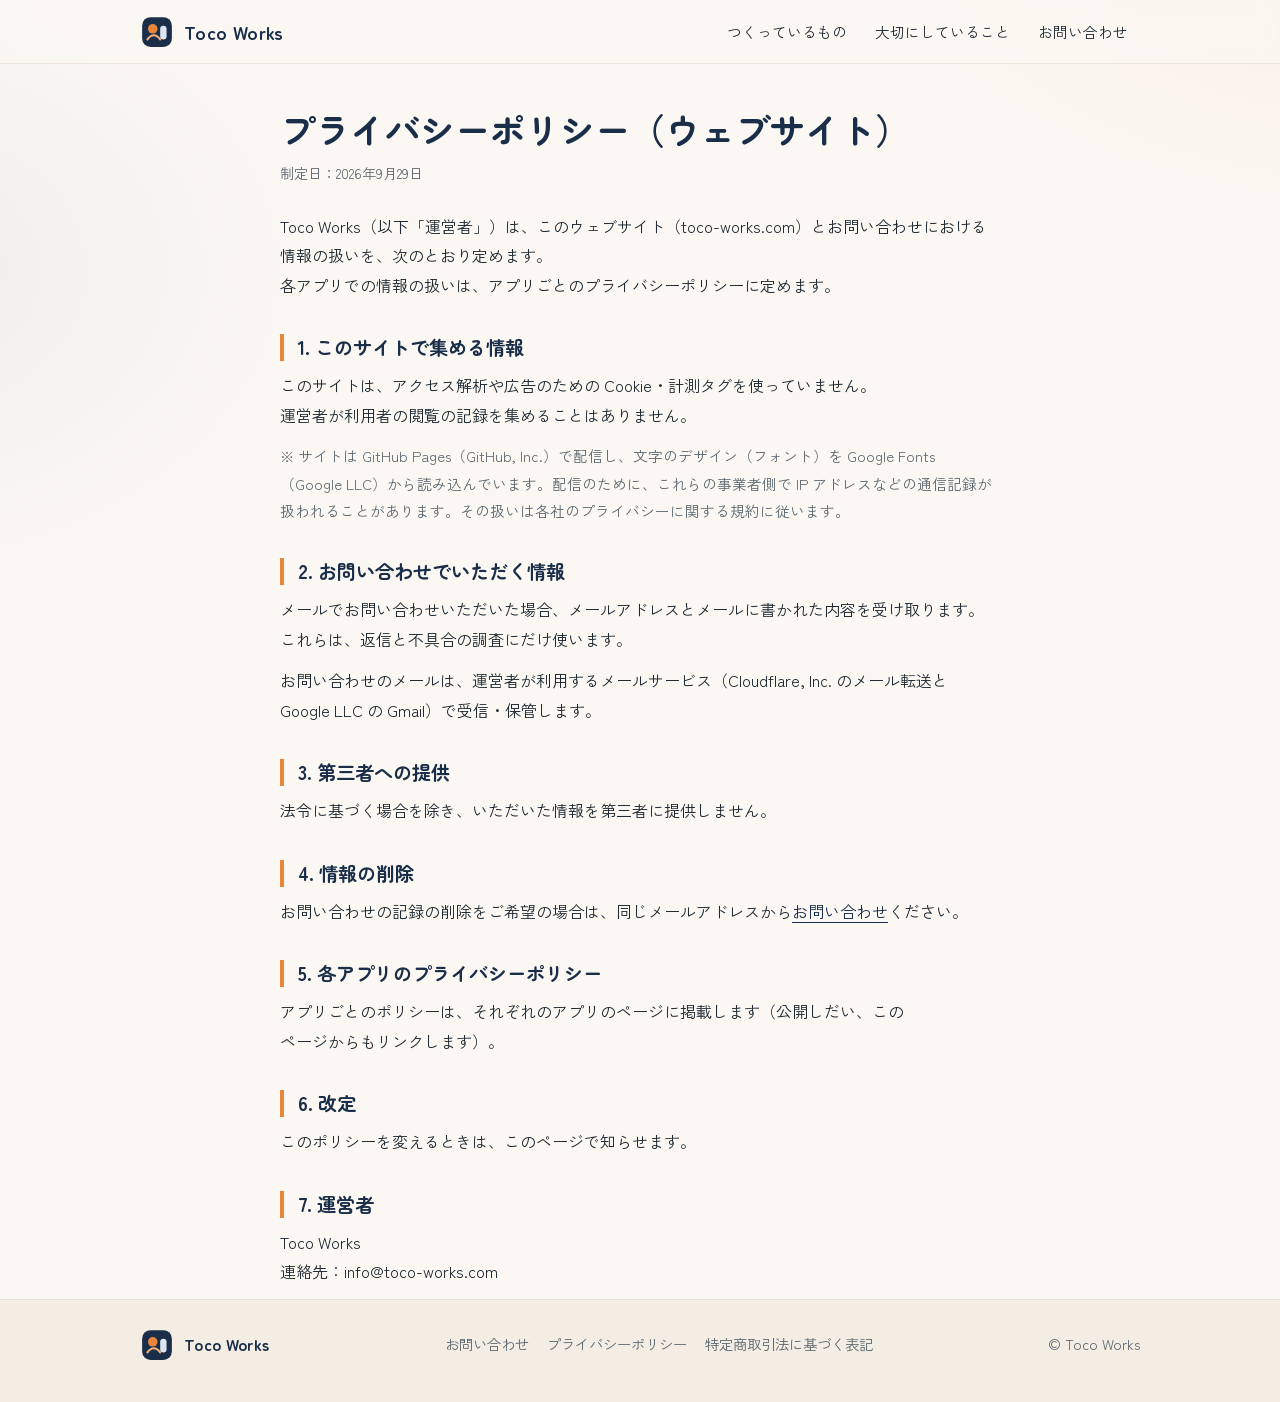
<file: privacy/index.html>
<!doctype html>
<html lang="ja"><head>
<meta charset="utf-8">
<meta name="viewport" content="width=device-width, initial-scale=1">
<title>プライバシーポリシー | Toco Works</title>
<meta name="description" content="Toco Works のウェブサイトとお問い合わせにおける個人情報の扱いについて。">
<script>document.documentElement.classList.add('pending');setTimeout(function(){document.documentElement.classList.remove('pending')},2500)</script>
<link rel="preconnect" href="https://fonts.googleapis.com">
<link rel="preconnect" href="https://fonts.gstatic.com" crossorigin="">
<link rel="stylesheet" href="https://fonts.googleapis.com/css2?family=Zen+Kaku+Gothic+New:wght@400;500;700&amp;family=Zen+Maru+Gothic:wght@500;700&amp;display=swap">
<link rel="stylesheet" href="/assets/site.css">
<link rel="icon" href="/assets/mark.svg" type="image/svg+xml">
<script src="/assets/budoux-ja.js" defer=""></script>
<script src="/assets/site.js" defer=""></script>
<meta property="og:title" content="プライバシーポリシー | Toco Works"><meta property="og:description" content="Toco Works のウェブサイトとお問い合わせにおける個人情報の扱いについて。"></head>
<body>
<!-- このページの中身は、text フォルダの .txt から組み立てます。文章・並び・リンクを直すときは、編集ページ（/edit/）か .txt を使ってください。下の中身は、読み込めないときのための写しです（Claude が作り直します） -->
<header class="top"><div class="in"><a class="brand" href="/"><img class="mark" src="/assets/mark.svg" alt="" width="34" height="34">Toco Works</a><nav><a href="/#works">つくっているもの</a><a href="/#about">大切にしていること</a><a class="keep" href="/contact/">お問い合わせ</a></nav></div></header>
<main class="page"><h1>プライバシーポリシー<wbr>（ウェブサイト）</h1><p class="updated">制定日：2026年9月29日</p><div class="blk" data-b="1"><p><span class="nb">Toco Works</span><wbr>（以下<wbr>「運営者」）は、<wbr>この<wbr>ウェブサイト<wbr>（toco-works.com）と<wbr>お問い合わせに<wbr>おける<wbr>情報の<wbr>扱いを、<wbr>次の<wbr>とおり定めます。<br>各アプリでの<wbr>情報の<wbr>扱いは、<wbr>アプリごとの<wbr>プライバシーポリシーに<wbr>定めます。</p><h2>1. この<wbr>サイトで<wbr>集める<wbr>情報</h2><p>この<wbr>サイトは、<wbr>アクセス解析や<wbr>広告の<wbr>ための Cookie・計測タグを<wbr>使っていません。<br>運営者が<wbr>利用者の<wbr>閲覧の<wbr>記録を<wbr>集める<wbr>ことは<wbr>ありません。</p><p class="note">※ サイトは <span class="nb">GitHub Pages</span><wbr>（<span class="nb">GitHub, Inc.</span>）で<wbr>配信し、<wbr>文字の<wbr>デザイン<wbr>（フォント）を <span class="nb">Google Fonts</span><wbr>（<span class="nb">Google LLC</span>）から<wbr>読み込んでいます。<wbr>配信の<wbr>ために、<wbr>これらの<wbr>事業者側で <span class="nb">IP アドレス</span>などの<wbr>通信記録が<wbr>扱われる<wbr>ことがあります。<wbr>その<wbr>扱いは<wbr>各社の<wbr>プライバシーに<wbr>関する<wbr>規約に<wbr>従います。</p><h2>2. お問い合わせで<wbr>いただく<wbr>情報</h2><p>メールで<wbr>お問い合わせいただいた<wbr>場合、<wbr>メールアドレスと<wbr>メールに<wbr>書かれた<wbr>内容を<wbr>受け取ります。<br>これらは、<wbr>返信と<wbr>不具合の<wbr>調査にだけ<wbr>使います。</p><p>お問い合わせの<wbr>メールは、<wbr>運営者が<wbr>利用する<wbr>メールサービス<wbr>（<span class="nb">Cloudflare, Inc.</span> の<wbr>メール転送と <span class="nb">Google LLC</span> の <span class="nb">Gmail</span>）で<wbr>受信・保管します。</p><h2>3. 第三者への<wbr>提供</h2><p>法令に<wbr>基づく<wbr>場合を<wbr>除き、<wbr>いただいた<wbr>情報を<wbr>第三者に<wbr>提供しません。</p><h2>4. 情報の<wbr>削除</h2><p>お問い合わせの<wbr>記録の<wbr>削除を<wbr>ご希望の<wbr>場合は、<wbr>同じ<wbr>メールアドレスから<wbr><a href="/contact/">お問い合わせ</a><wbr>ください。</p><h2>5. 各アプリの<wbr>プライバシーポリシー</h2><p>アプリごとの<wbr>ポリシーは、<wbr>それぞれの<wbr>アプリの<wbr>ページに<wbr>掲載します<wbr>（公開しだい、<wbr>この<wbr>ページからも<wbr>リンクします）。</p><h2>6. 改定</h2><p>この<wbr>ポリシーを<wbr>変える<wbr>ときは、<wbr>この<wbr>ページで<wbr>知らせます。</p><h2>7. 運営者</h2><p><span class="nb">Toco Works</span><br>連絡先：<span class="nb">info@toco-works.com</span></p></div></main>
<footer><div class="in"><a class="brand" href="/"><img class="mark" src="/assets/mark.svg" alt="" width="28" height="28">Toco Works</a><nav><a href="/contact/">お問い合わせ</a><a href="/privacy/" aria-current="page">プライバシーポリシー</a><a href="/tokushoho/">特定商取引法に基づく表記</a></nav><span>© Toco Works</span></div></footer>



</body></html>
</file>
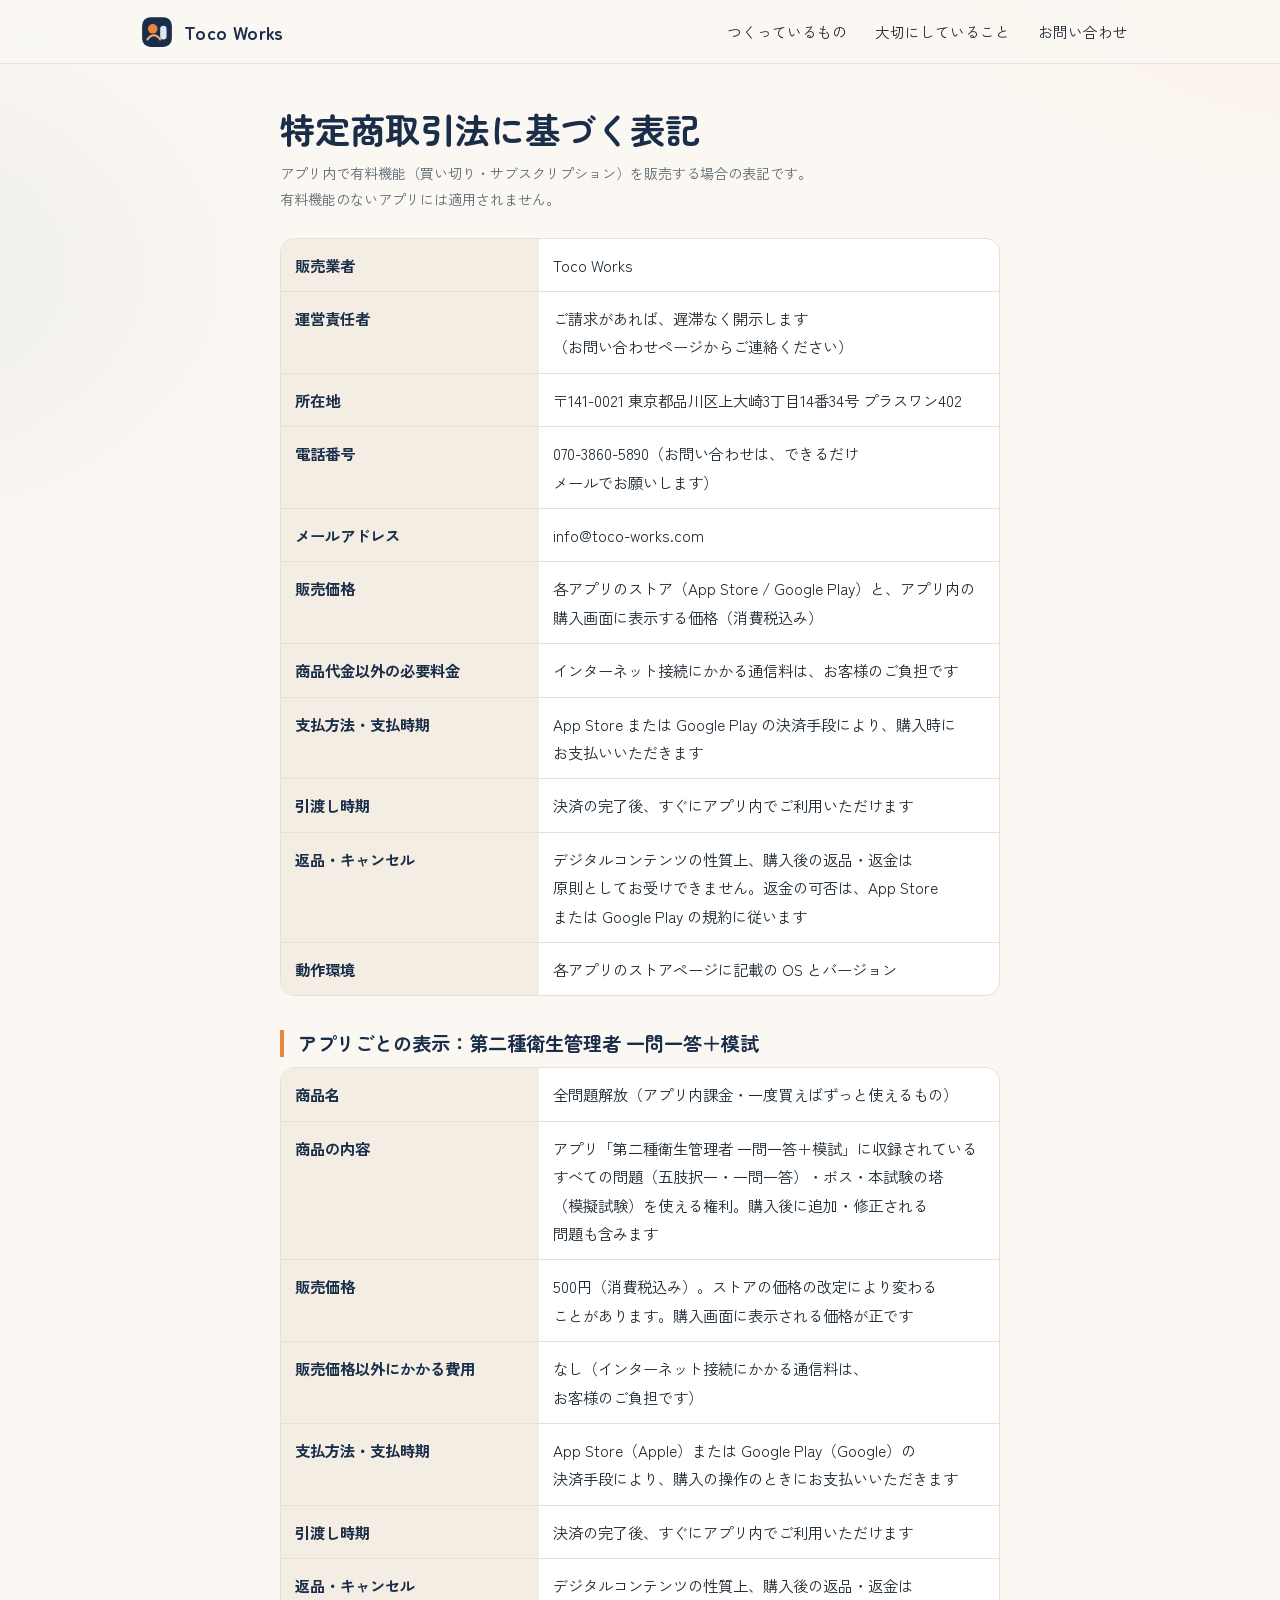
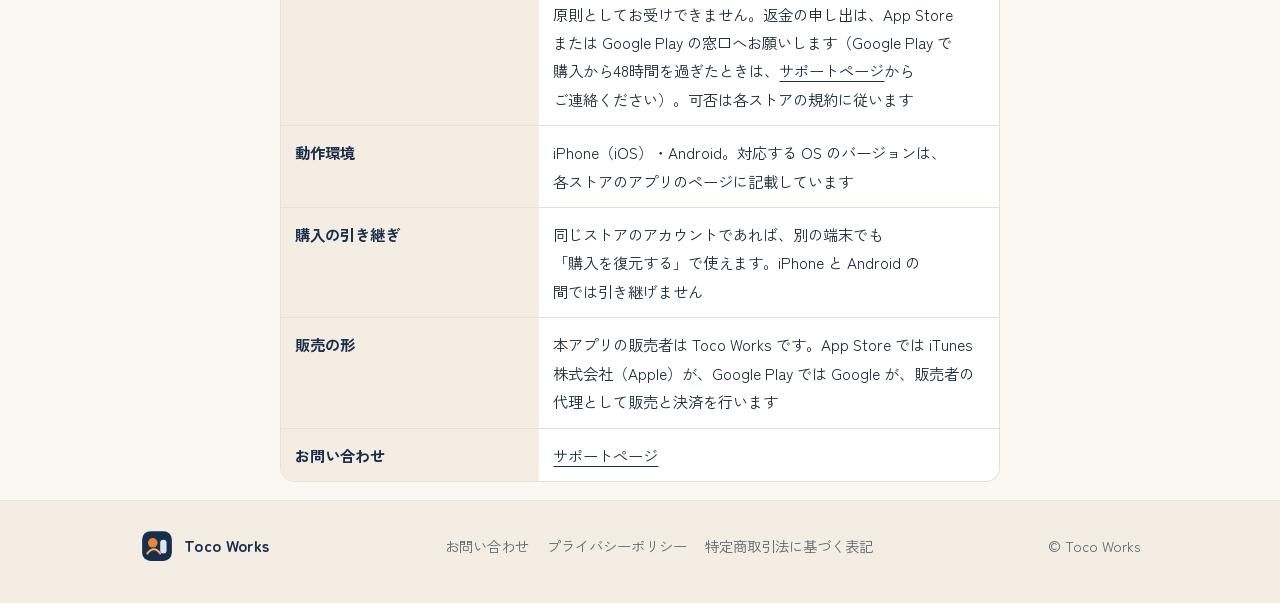
<file: tokushoho/index.html>
<!doctype html>
<html lang="ja"><head>
<meta charset="utf-8">
<meta name="viewport" content="width=device-width, initial-scale=1">
<title>特定商取引法に基づく表記 | Toco Works</title>
<meta name="description" content="">
<script>document.documentElement.classList.add('pending');setTimeout(function(){document.documentElement.classList.remove('pending')},2500)</script>
<link rel="preconnect" href="https://fonts.googleapis.com">
<link rel="preconnect" href="https://fonts.gstatic.com" crossorigin="">
<link rel="stylesheet" href="https://fonts.googleapis.com/css2?family=Zen+Kaku+Gothic+New:wght@400;500;700&amp;family=Zen+Maru+Gothic:wght@500;700&amp;display=swap">
<link rel="stylesheet" href="/assets/site.css">
<link rel="icon" href="/assets/mark.svg" type="image/svg+xml">
<script src="/assets/budoux-ja.js" defer=""></script>
<script src="/assets/site.js" defer=""></script>
<meta property="og:title" content="特定商取引法に基づく表記 | Toco Works"><meta name="robots" content="noindex"></head>
<body>
<!-- このページの中身は、text フォルダの .txt から組み立てます。文章・並び・リンクを直すときは、編集ページ（/edit/）か .txt を使ってください。下の中身は、読み込めないときのための写しです（Claude が作り直します） -->
<header class="top"><div class="in"><a class="brand" href="/"><img class="mark" src="/assets/mark.svg" alt="" width="34" height="34">Toco Works</a><nav><a href="/#works">つくっているもの</a><a href="/#about">大切にしていること</a><a class="keep" href="/contact/">お問い合わせ</a></nav></div></header>
<main class="page"><h1>特定商取引法に<wbr>基づく<wbr>表記</h1><p class="updated">アプリ内で<wbr>有料機能<wbr>（買い切り・サブスクリプション）を<wbr>販売する<wbr>場合の<wbr>表記です。<br>有料機能の<wbr>ない<wbr>アプリには<wbr>適用されません。</p><div class="blk" data-b="1"><table><tbody><tr><th>販売業者</th><td><span class="nb">Toco Works</span></td></tr><tr><th>運営責任者</th><td>ご請求が<wbr>あれば、<wbr>遅滞なく<wbr>開示します<wbr>（お問い合わせページから<wbr>ご連絡ください）</td></tr><tr><th>所在地</th><td>〒141-0021 東京都品川区上大崎3丁目14番34号 プラスワン402</td></tr><tr><th>電話番号</th><td><span class="nb">070-3860-5890</span><wbr>（お問い合わせは、<wbr>できるだけ<wbr>メールで<wbr>お願いします）</td></tr><tr><th>メールアドレス</th><td><span class="nb">info@toco-works.com</span></td></tr><tr><th>販売価格</th><td>各アプリの<wbr>ストア（<span class="nb">App Store</span> / <span class="nb">Google Play</span>）と、<wbr>アプリ内の<wbr>購入画面に<wbr>表示する<wbr>価格<wbr>（消費税込み）</td></tr><tr><th>商品代金以外の<wbr>必要料金</th><td>インターネット接続に<wbr>かかる<wbr>通信料は、<wbr>お客様の<wbr>ご負担です</td></tr><tr><th>支払方法・<wbr>支払時期</th><td><span class="nb">App Store</span> または <span class="nb">Google Play</span> の<wbr>決済手段に<wbr>より、<wbr>購入時に<wbr>お支払いいただきます</td></tr><tr><th>引渡し時期</th><td>決済の<wbr>完了後、<wbr>すぐに<wbr>アプリ内で<wbr>ご利用いただけます</td></tr><tr><th>返品・キャンセル</th><td>デジタルコンテンツの<wbr>性質上、<wbr>購入後の<wbr>返品・返金は<wbr><span class="nb">原則として</span>お受けできません。<wbr>返金の<wbr>可否は、<wbr><span class="nb">App Store</span> または <span class="nb">Google Play</span> の<wbr>規約に<wbr>従います</td></tr><tr><th>動作環境</th><td>各アプリの<wbr>ストアページに<wbr>記載の OS と<wbr>バージョン</td></tr></tbody></table></div><div class="blk" data-b="2"><h2>アプリごとの<wbr>表示：第二種衛生管理者 一問<wbr>一答＋模試</h2><table><tbody><tr><th>商品名</th><td>全問題解放<wbr>（アプリ内課金・<wbr>一度<wbr>買えば<wbr>ずっと<wbr>使える<wbr>もの）</td></tr><tr><th>商品の<wbr>内容</th><td>アプリ<wbr>「第二種衛生管理者 一問<wbr>一答＋模試」に<wbr>収録されている<wbr>すべての<wbr>問題<wbr>（五肢択一・<wbr>一問<wbr>一答）と<wbr>模擬試験を<wbr>使える<wbr>権利。<wbr>購入後に<wbr>追加・<wbr>修正される<wbr>問題も<wbr>含みます</td></tr><tr><th>販売価格</th><td>980円<wbr>（消費税込み）。<wbr>ストアの<wbr>価格の<wbr>改定に<wbr>より<wbr>変わる<wbr>ことがあります。<wbr>購入画面に<wbr>表示される<wbr>価格が<wbr>正です</td></tr><tr><th>販売価格以外に<wbr>かかる<wbr>費用</th><td>なし<wbr>（インターネット接続に<wbr>かかる<wbr>通信料は、<wbr>お客様の<wbr>ご負担です）</td></tr><tr><th>支払方法・<wbr>支払時期</th><td><span class="nb">App Store</span><wbr>（Apple）<wbr>または <span class="nb">Google Play</span><wbr>（Google）の<wbr>決済手段に<wbr>より、<wbr>購入の<wbr>操作の<wbr>ときに<wbr>お支払いいただきます</td></tr><tr><th>引渡し時期</th><td>決済の<wbr>完了後、<wbr>すぐに<wbr>アプリ内で<wbr>ご利用いただけます</td></tr><tr><th>返品・キャンセル</th><td>デジタルコンテンツの<wbr>性質上、<wbr>購入後の<wbr>返品・返金は<wbr><span class="nb">原則として</span>お受けできません。<wbr>返金の<wbr>申し出は、<wbr><span class="nb">App Store</span> または <span class="nb">Google Play</span> の<wbr>窓口へ<wbr>お願いします<wbr>（<span class="nb">Google Play</span> で<wbr>購入から<wbr>48時間を<wbr>過ぎた<wbr>ときは、<wbr><a href="/eisei2/support/">サポートページ</a>から<wbr>ご連絡ください）。<wbr>可否は<wbr>各ストアの<wbr>規約に<wbr>従います</td></tr><tr><th>動作環境</th><td>iPhone<wbr>（iOS）・Android。<wbr>対応する OS の<wbr>バージョンは、<wbr>各ストアの<wbr>アプリの<wbr>ページに<wbr>記載しています</td></tr><tr><th>購入の<wbr>引き継ぎ</th><td>同じストアの<wbr>アカウントであれば、<wbr>別の<wbr>端末でも<wbr>「購入の<wbr>復元」で<wbr>使えます。<wbr>iPhone と Android の<wbr>間では<wbr>引き継げません</td></tr><tr><th>販売の<wbr>形</th><td>本アプリの<wbr>販売者は <span class="nb">Toco Works</span> です。<wbr><span class="nb">App Store</span> では iTunes 株式会社<wbr>（Apple）が、<wbr><span class="nb">Google Play</span> では Google が、<wbr>販売者の<wbr>代理と<wbr>して<wbr>販売と<wbr>決済を<wbr>行います</td></tr><tr><th>お問い合わせ</th><td><a href="/eisei2/support/">サポートページ</a></td></tr></tbody></table></div></main>
<footer><div class="in"><a class="brand" href="/"><img class="mark" src="/assets/mark.svg" alt="" width="28" height="28">Toco Works</a><nav><a href="/contact/">お問い合わせ</a><a href="/privacy/">プライバシーポリシー</a><a href="/tokushoho/" aria-current="page">特定商取引法に基づく表記</a></nav><span>© Toco Works</span></div></footer>









</body></html>
</file>
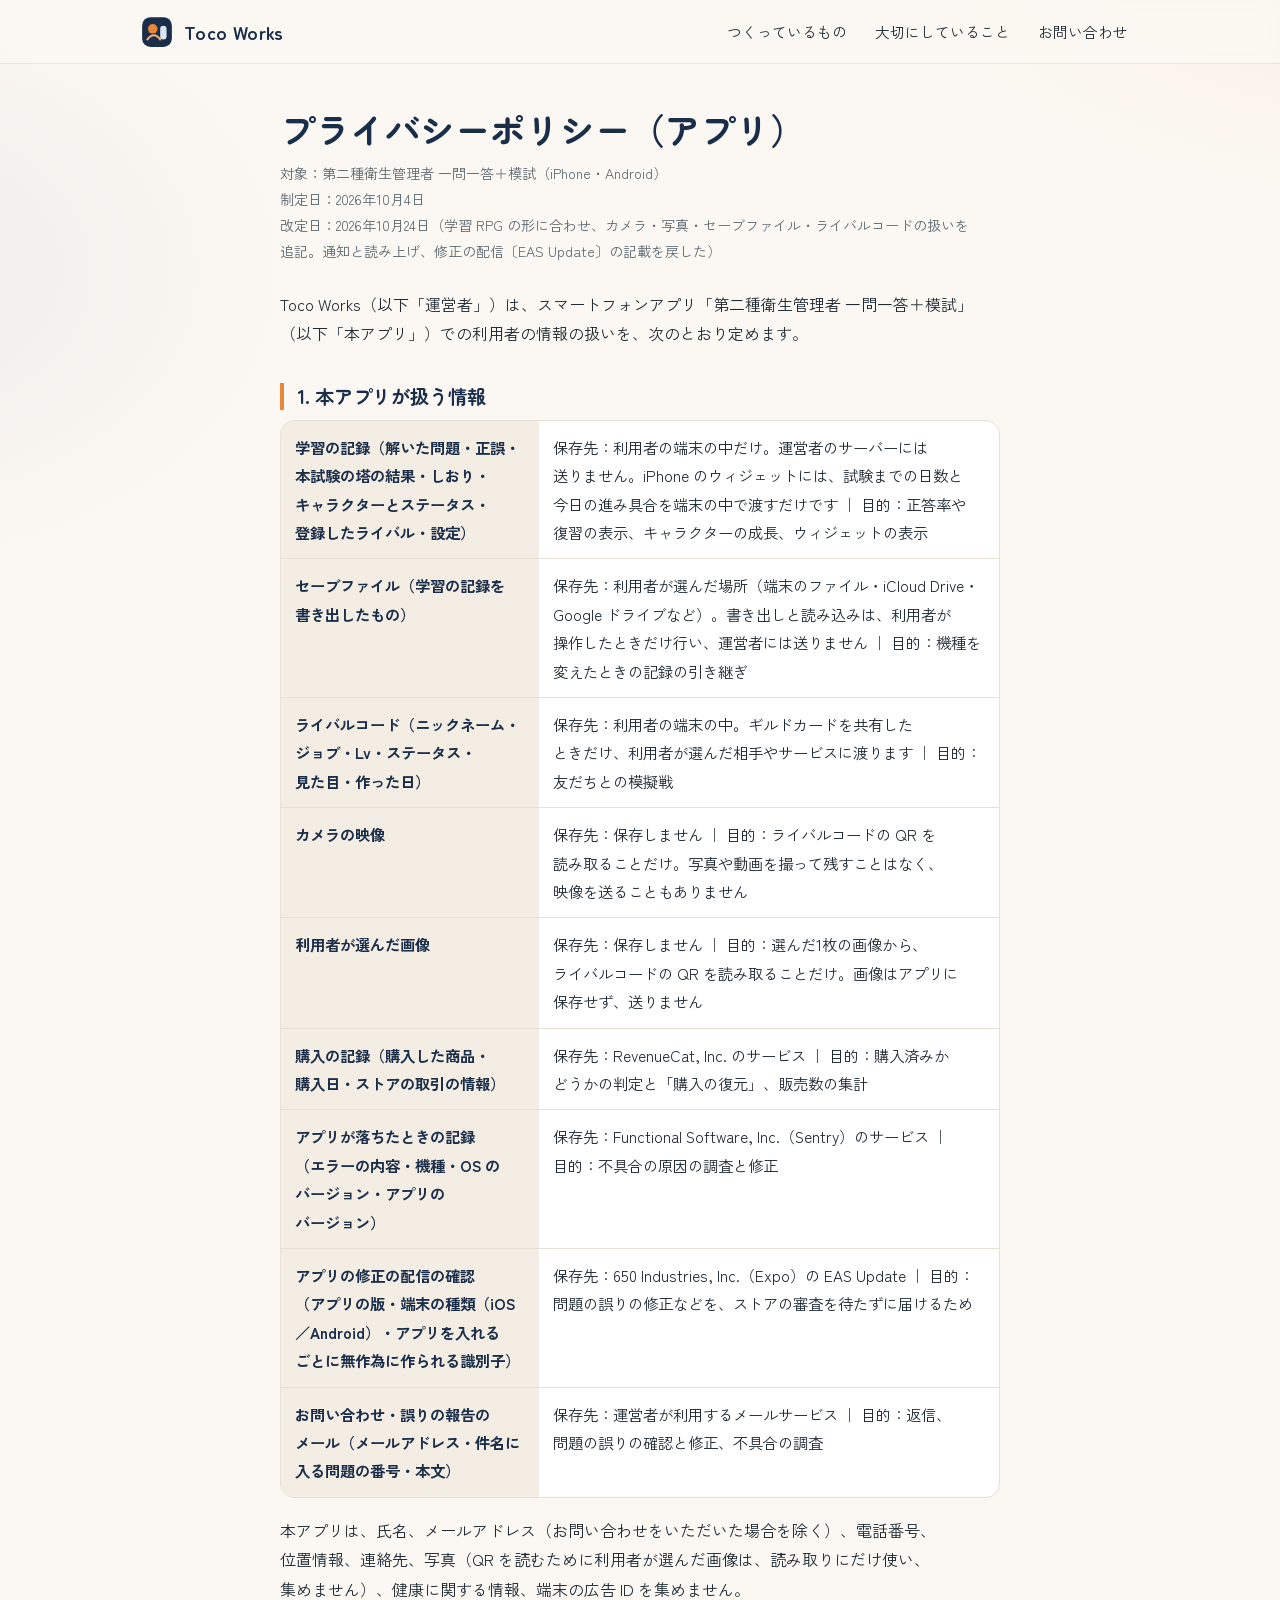
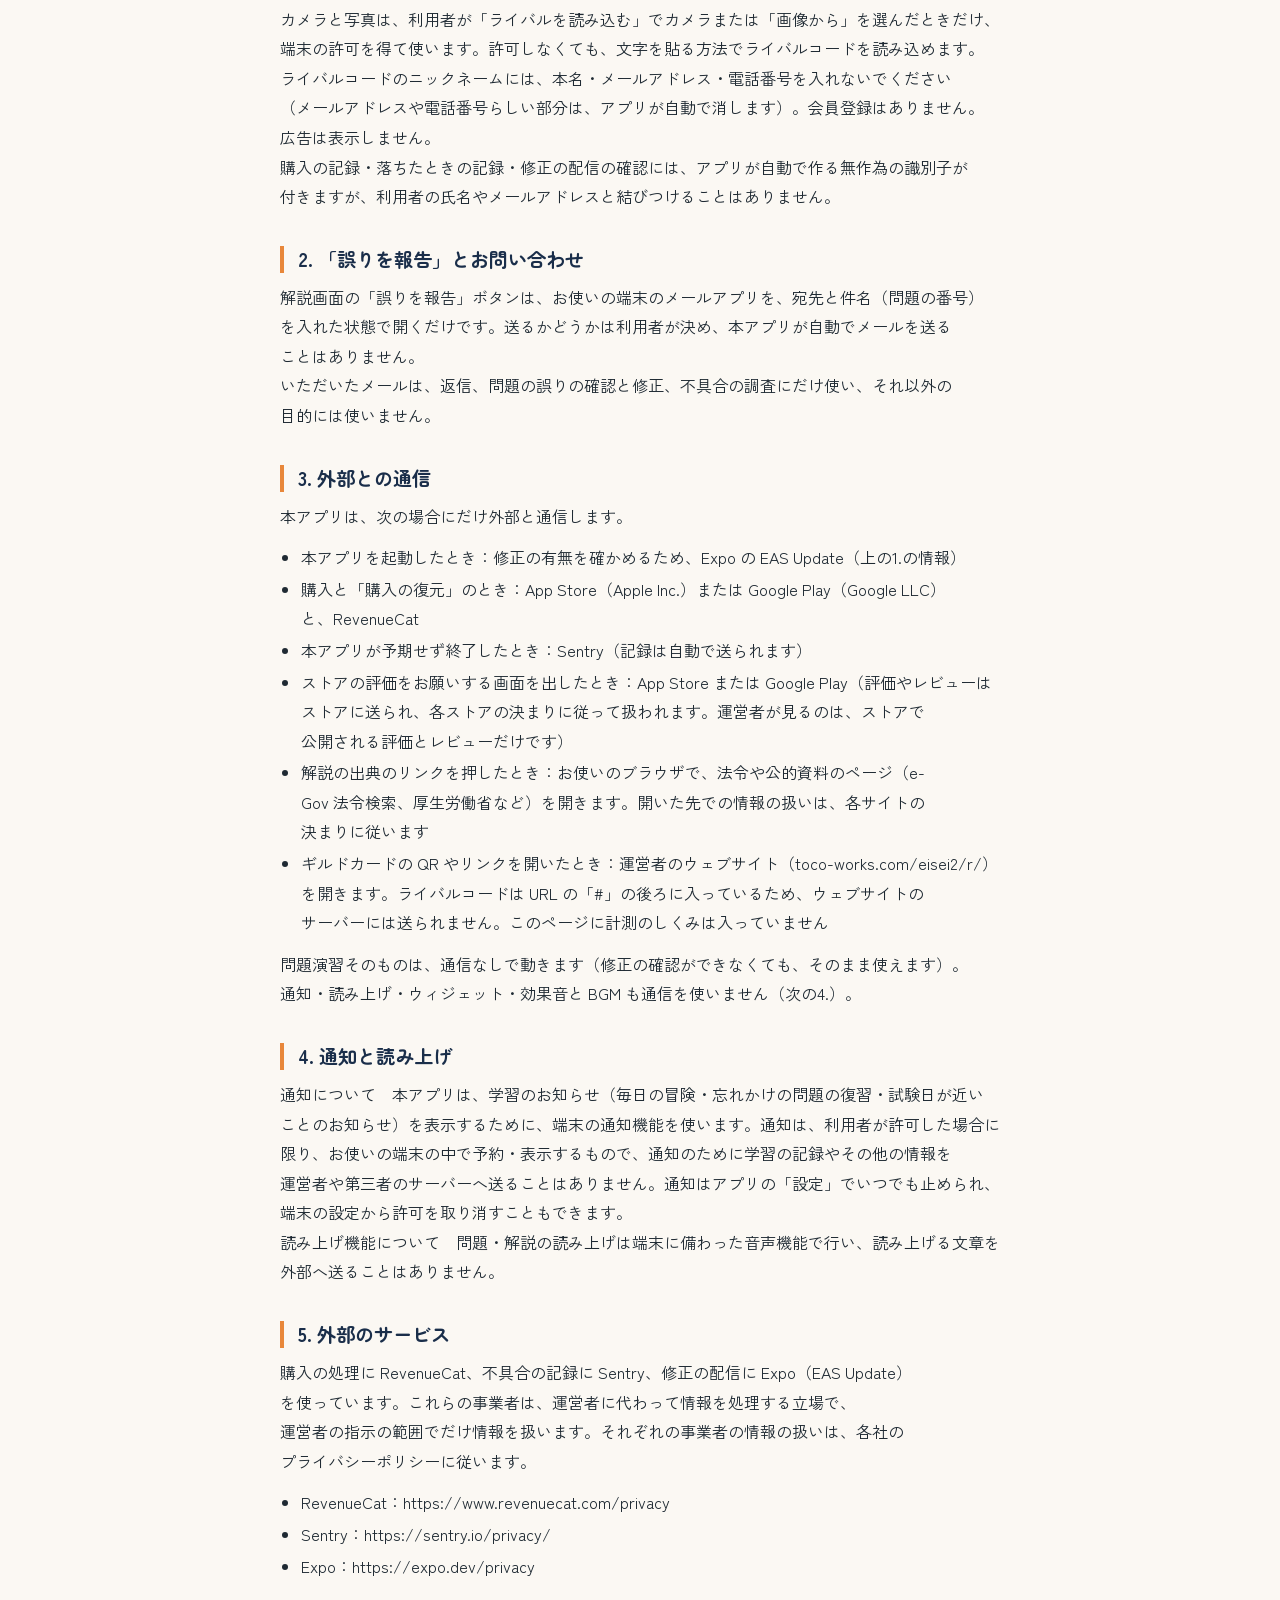
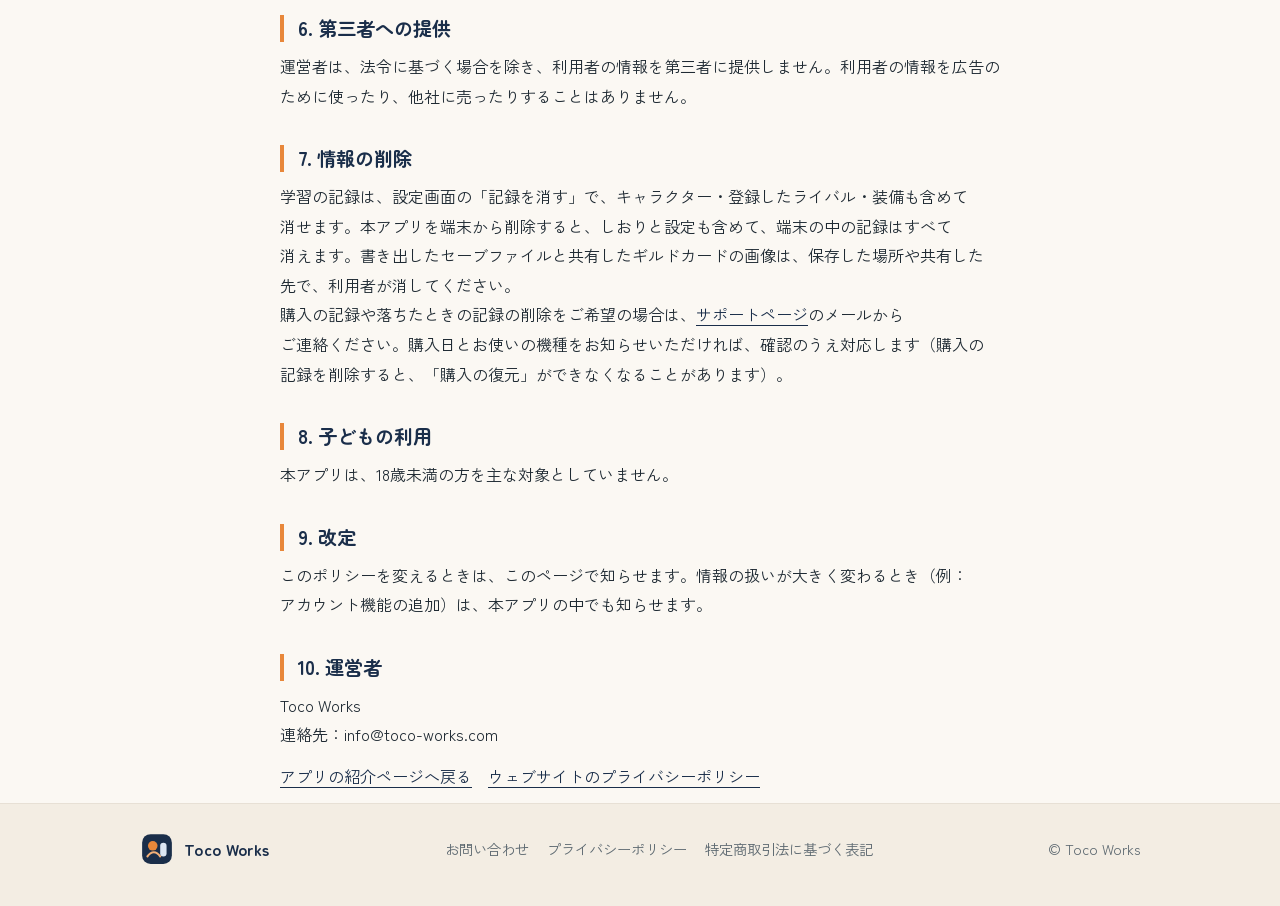
<file: eisei2/privacy/index.html>
<!doctype html>
<html lang="ja"><head>
<meta charset="utf-8">
<meta name="viewport" content="width=device-width, initial-scale=1">
<title>プライバシーポリシー：第二種衛生管理者 一問一答＋模試 | Toco Works</title>
<meta name="description" content="アプリ「第二種衛生管理者 一問一答＋模試」（Toco Works）が扱う情報と、その扱い方について。">
<script>document.documentElement.classList.add('pending');setTimeout(function(){document.documentElement.classList.remove('pending')},2500)</script>
<link rel="preconnect" href="https://fonts.googleapis.com">
<link rel="preconnect" href="https://fonts.gstatic.com" crossorigin="">
<link rel="stylesheet" href="https://fonts.googleapis.com/css2?family=Zen+Kaku+Gothic+New:wght@400;500;700&amp;family=Zen+Maru+Gothic:wght@500;700&amp;display=swap">
<link rel="stylesheet" href="/assets/site.css">
<link rel="icon" href="/assets/mark.svg" type="image/svg+xml">
<script src="/assets/budoux-ja.js" defer=""></script>
<script src="/assets/site.js" defer=""></script>
<meta property="og:title" content="プライバシーポリシー：第二種衛生管理者 一問一答＋模試 | Toco Works"><meta property="og:description" content="アプリ「第二種衛生管理者 一問一答＋模試」（Toco Works）が扱う情報と、その扱い方について。"></head>
<body>
<!-- このページの中身は、text フォルダの .txt から組み立てます。文章・並び・リンクを直すときは、編集ページ（/edit/）か .txt を使ってください。下の中身は、読み込めないときのための写しです（Claude が作り直します） -->
<header class="top"><div class="in"><a class="brand" href="/"><img class="mark" src="/assets/mark.svg" alt="" width="34" height="34">Toco Works</a><nav><a href="/#works">つくっているもの</a><a href="/#about">大切にしていること</a><a class="keep" href="/contact/">お問い合わせ</a></nav></div></header>
<main class="page"><h1>プライバシーポリシー<wbr>（アプリ）</h1><p class="updated">対象：第二種衛生管理者 一問<wbr>一答＋模試<wbr>（iPhone・Android）<br>制定日：2026年10月4日<br>改定日：2026年10月24日<wbr>（学習 RPG の<wbr>形に<wbr>合わせ、<wbr>カメラ・写真・セーブファイル・ライバルコードの<wbr>扱いを<wbr>追記。<wbr>通知と<wbr>読み上げ、<wbr>修正の<wbr>配信〔EAS Update〕の<wbr>記載を<wbr>戻した）</p><div class="blk" data-b="1"><p><span class="nb">Toco Works</span><wbr>（以下<wbr>「運営者」）は、<wbr>スマートフォンアプリ<wbr>「第二種衛生管理者 一問<wbr>一答＋模試」<wbr>（以下<wbr>「本アプリ」）での<wbr>利用者の<wbr>情報の<wbr>扱いを、<wbr>次の<wbr>とおり定めます。</p><h2>1. 本アプリが<wbr>扱う<wbr>情報</h2><table><tbody><tr><th>学習の<wbr>記録<wbr>（解いた<wbr>問題・正誤・本試験の<wbr>塔の<wbr>結果・しおり・キャラクターと<wbr>ステータス・<wbr>登録した<wbr>ライバル・設定）</th><td>保存先：利用者の<wbr>端末の<wbr>中だけ。<wbr>運営者の<wbr>サーバーには<wbr>送りません。<wbr>iPhone の<wbr>ウィジェットには、<wbr>試験までの<wbr>日数と<wbr>今日の<wbr>進み具合を<wbr>端末の<wbr>中で<wbr>渡すだけです ｜ 目的：正答率や<wbr>復習の<wbr>表示、<wbr>キャラクターの<wbr>成長、<wbr>ウィジェットの<wbr>表示</td></tr><tr><th>セーブファイル<wbr>（学習の<wbr>記録を<wbr>書き出した<wbr>もの）</th><td>保存先：利用者が<wbr>選んだ<wbr>場所<wbr>（端末の<wbr>ファイル・iCloud Drive・Google ドライブなど）。<wbr>書き出しと<wbr>読み込みは、<wbr>利用者が<wbr>操作した<wbr>ときだけ<wbr>行い、<wbr>運営者には<wbr>送りません ｜ 目的：機種を<wbr>変えた<wbr>ときの<wbr>記録の<wbr>引き継ぎ</td></tr><tr><th>ライバルコード<wbr>（ニックネーム・ジョブ・Lv・ステータス・<wbr>見た目・作った<wbr>日）</th><td>保存先：利用者の<wbr>端末の<wbr>中。<wbr>ギルドカードを<wbr>共有した<wbr>ときだけ、<wbr>利用者が<wbr>選んだ<wbr>相手や<wbr>サービスに<wbr>渡ります ｜ 目的：友だちとの<wbr>模擬戦</td></tr><tr><th>カメラの<wbr>映像</th><td>保存先：保存しません ｜ 目的：ライバルコードの QR を<wbr>読み取る<wbr>ことだけ。<wbr>写真や<wbr>動画を<wbr>撮って<wbr>残す<wbr>ことは<wbr>なく、<wbr>映像を<wbr>送る<wbr>こともありません</td></tr><tr><th>利用者が<wbr>選んだ<wbr>画像</th><td>保存先：保存しません ｜ 目的：選んだ<wbr>1枚の<wbr>画像から、<wbr>ライバルコードの QR を<wbr>読み取る<wbr>ことだけ。<wbr>画像は<wbr>アプリに<wbr>保存せず、<wbr>送りません</td></tr><tr><th>購入の<wbr>記録<wbr>（購入した<wbr>商品・購入日・ストアの<wbr>取引の<wbr>情報）</th><td>保存先：RevenueCat, Inc. の<wbr>サービス ｜ 目的：購入済みか<wbr>どうかの<wbr>判定と<wbr>「購入の<wbr>復元」、<wbr>販売数の<wbr>集計</td></tr><tr><th>アプリが<wbr>落ちた<wbr>ときの<wbr>記録<wbr>（エラーの<wbr>内容・<wbr>機種・OS の<wbr>バージョン・アプリの<wbr>バージョン）</th><td>保存先：Functional Software, Inc.<wbr>（Sentry）の<wbr>サービス ｜ 目的：不具合の<wbr>原因の<wbr>調査と<wbr>修正</td></tr><tr><th>アプリの<wbr>修正の<wbr>配信の<wbr>確認<wbr>（アプリの<wbr>版・端末の<wbr>種類<wbr>（iOS／Android）・アプリを<wbr>入れる<wbr>ごとに<wbr>無作為に<wbr>作られる<wbr>識別子）</th><td>保存先：650 Industries, Inc.<wbr>（Expo）の EAS Update ｜ 目的：問題の<wbr>誤りの<wbr>修正などを、<wbr>ストアの<wbr>審査を<wbr>待たずに<wbr>届ける<wbr>ため</td></tr><tr><th>お問い合わせ・誤りの<wbr>報告の<wbr>メール<wbr>（メールアドレス・件名に<wbr>入る<wbr>問題の<wbr>番号・本文）</th><td>保存先：運営者が<wbr>利用する<wbr>メールサービス ｜ 目的：返信、<wbr>問題の<wbr>誤りの<wbr>確認と<wbr>修正、<wbr>不具合の<wbr>調査</td></tr></tbody></table><p>本アプリは、<wbr>氏名、<wbr>メールアドレス<wbr>（お問い合わせを<wbr>いただいた<wbr>場合を<wbr>除く）、<wbr>電話番号、<wbr>位置情報、<wbr>連絡先、<wbr>写真<wbr>（QR を<wbr>読むために<wbr>利用者が<wbr>選んだ<wbr>画像は、<wbr>読み取りにだけ<wbr>使い、<wbr>集めません）、<wbr>健康に<wbr>関する<wbr>情報、<wbr>端末の<wbr>広告 ID を<wbr>集めません。<br>カメラと<wbr>写真は、<wbr>利用者が<wbr>「ライバルを<wbr>読み込む」で<wbr>カメラまたは<wbr>「画像から」を<wbr>選んだ<wbr>ときだけ、<wbr>端末の<wbr>許可を<wbr>得て<wbr>使います。<wbr>許可しなくても、<wbr>文字を<wbr>貼る<wbr>方法で<wbr>ライバルコードを<wbr>読み込めます。<br>ライバルコードの<wbr>ニックネームには、<wbr>本名・<wbr>メールアドレス・電話番号を<wbr>入れないでください<wbr>（メールアドレスや<wbr>電話番号らしい<wbr>部分は、<wbr>アプリが<wbr>自動で<wbr>消します）。<wbr>会員登録は<wbr>ありません。<wbr>広告は<wbr>表示しません。<br>購入の<wbr>記録・落ちた<wbr>ときの<wbr>記録・修正の<wbr>配信の<wbr>確認には、<wbr>アプリが<wbr>自動で<wbr>作る<wbr>無作為の<wbr>識別子が<wbr>付きますが、<wbr>利用者の<wbr>氏名や<wbr>メールアドレスと<wbr>結び<wbr>つける<wbr>ことは<wbr>ありません。</p><h2>2. 「誤りを<wbr>報告」と<wbr>お問い合わせ</h2><p>解説画面の<wbr>「誤りを<wbr>報告」ボタンは、<wbr>お使いの<wbr>端末の<wbr>メールアプリを、<wbr>宛先と<wbr>件名<wbr>（問題の<wbr>番号）を<wbr>入れた<wbr>状態で<wbr>開くだけです。<wbr>送るか<wbr>どうかは<wbr>利用者が<wbr>決め、<wbr>本アプリが<wbr>自動で<wbr>メールを<wbr>送る<wbr>ことは<wbr>ありません。<br>いただいた<wbr>メールは、<wbr>返信、<wbr>問題の<wbr>誤りの<wbr>確認と<wbr>修正、<wbr>不具合の<wbr>調査にだけ<wbr>使い、<wbr>それ以外の<wbr>目的には<wbr>使いません。</p><h2>3. 外部との<wbr>通信</h2><p>本アプリは、<wbr>次の<wbr>場合にだけ外部と<wbr>通信します。</p><ul><li>本アプリを<wbr>起動した<wbr>とき：修正の<wbr>有無を<wbr>確かめる<wbr>ため、<wbr>Expo の EAS Update<wbr>（上の<wbr>1.の<wbr>情報）</li><li>購入と<wbr>「購入の<wbr>復元」の<wbr>とき：<span class="nb">App Store</span><wbr>（Apple Inc.）<wbr>または <span class="nb">Google Play</span><wbr>（<span class="nb">Google LLC</span>）と、<wbr>RevenueCat</li><li>本アプリが<wbr>予期せず<wbr>終了した<wbr>とき：Sentry<wbr>（記録は<wbr>自動で<wbr>送られます）</li><li>ストアの<wbr>評価を<wbr>お願いする<wbr>画面を<wbr>出した<wbr>とき：<span class="nb">App Store</span> または <span class="nb">Google Play</span><wbr>（評価や<wbr>レビューは<wbr>ストアに<wbr>送られ、<wbr>各ストアの<wbr>決まりに<wbr>従って<wbr>扱われます。<wbr>運営者が<wbr>見るのは、<wbr>ストアで<wbr>公開される<wbr>評価と<wbr>レビューだけです）</li><li>解説の<wbr>出典の<wbr>リンクを<wbr>押した<wbr>とき：お使いの<wbr>ブラウザで、<wbr>法令や<wbr>公的資料の<wbr>ページ<wbr>（e-Gov 法令検索、<wbr>厚生労働省など）を<wbr>開きます。<wbr>開いた<wbr>先での<wbr>情報の<wbr>扱いは、<wbr>各サイトの<wbr>決まりに<wbr>従います</li><li>ギルドカードの QR やリンクを<wbr>開いた<wbr>とき：運営者の<wbr>ウェブサイト<wbr>（toco-works.com/eisei2/r/）を<wbr>開きます。<wbr>ライバルコードは URL の<wbr>「#」の<wbr>後ろに<wbr>入っている<wbr>ため、<wbr>ウェブサイトの<wbr>サーバーには<wbr>送られません。<wbr>この<wbr>ページに<wbr>計測の<wbr>しくみは<wbr>入っていません</li></ul><p>問題演習<wbr>その<wbr>ものは、<wbr>通信なしで<wbr>動きます<wbr>（修正の<wbr>確認が<wbr>できなくても、<wbr>そのまま<wbr>使えます）。<wbr>通知・読み上げ・ウィジェット・効果音と BGM も<wbr>通信を<wbr>使いません<wbr>（次の<wbr>4.）。</p><h2>4. 通知と<wbr>読み上げ</h2><p>通知に<wbr>ついて　本アプリは、<wbr>学習の<wbr>お知らせ<wbr>（毎日の<wbr>冒険・<wbr>忘れかけの<wbr>問題の<wbr>復習・試験日が<wbr>近い<wbr>ことの<wbr>お知らせ）を<wbr>表示する<wbr>ために、<wbr>端末の<wbr>通知機能を<wbr>使います。<wbr>通知は、<wbr>利用者が<wbr>許可した<wbr>場合に<wbr>限り、<wbr>お使いの<wbr>端末の<wbr>中で<wbr>予約・表示する<wbr>もので、<wbr>通知の<wbr>ために<wbr>学習の<wbr>記録や<wbr>その<wbr>他の<wbr>情報を<wbr>運営者や<wbr>第三者の<wbr>サーバーへ<wbr>送る<wbr>ことは<wbr>ありません。<wbr>通知は<wbr>アプリの<wbr>「設定」で<wbr>いつでも<wbr>止められ、<wbr>端末の<wbr>設定から<wbr>許可を<wbr>取り消すこともできます。<br>読み上げ機能に<wbr>ついて　問題・解説の<wbr>読み上げは<wbr>端末に<wbr>備わった<wbr>音声機能で<wbr>行い、<wbr>読み上げる<wbr>文章を<wbr>外部へ<wbr>送る<wbr>ことは<wbr>ありません。</p><h2>5. 外部の<wbr>サービス</h2><p>購入の<wbr>処理に RevenueCat、<wbr>不具合の<wbr>記録に Sentry、<wbr>修正の<wbr>配信に Expo<wbr>（EAS Update）を<wbr>使っています。<wbr>これらの<wbr>事業者は、<wbr>運営者に<wbr>代わって<wbr>情報を<wbr>処理する<wbr>立場で、<wbr>運営者の<wbr>指示の<wbr>範囲でだけ情報を<wbr>扱います。<wbr>それぞれの<wbr>事業者の<wbr>情報の<wbr>扱いは、<wbr>各社の<wbr>プライバシーポリシーに<wbr>従います。</p><ul><li>RevenueCat：https://www.revenuecat.com/privacy</li><li>Sentry：https://sentry.io/privacy/</li><li>Expo：https://expo.dev/privacy</li></ul><h2>6. 第三者への<wbr>提供</h2><p>運営者は、<wbr>法令に<wbr>基づく<wbr>場合を<wbr>除き、<wbr>利用者の<wbr>情報を<wbr>第三者に<wbr>提供しません。<wbr>利用者の<wbr>情報を<wbr>広告の<wbr>ために<wbr>使ったり、<wbr>他社に<wbr>売ったりする<wbr>ことは<wbr>ありません。</p><h2>7. 情報の<wbr>削除</h2><p>学習の<wbr>記録は、<wbr>設定画面の<wbr>「記録を<wbr>消す」で、<wbr>キャラクター・<wbr>登録した<wbr>ライバル・装備も<wbr>含めて<wbr>消せます。<wbr>本アプリを<wbr>端末から<wbr>削除すると、<wbr>しおりと<wbr>設定も<wbr>含めて、<wbr>端末の<wbr>中の<wbr>記録は<wbr>すべて<wbr>消えます。<wbr>書き出した<wbr>セーブファイルと<wbr>共有した<wbr>ギルドカードの<wbr>画像は、<wbr>保存した<wbr>場所や<wbr>共有した<wbr>先で、<wbr>利用者が<wbr>消してください。<br>購入の<wbr>記録や<wbr>落ちた<wbr>ときの<wbr>記録の<wbr>削除を<wbr>ご希望の<wbr>場合は、<wbr><a href="/eisei2/support/">サポートページ</a>の<wbr>メールから<wbr>ご連絡ください。<wbr>購入日とお使いの<wbr>機種を<wbr>お知らせいただければ、<wbr>確認の<wbr>うえ対応します<wbr>（購入の<wbr>記録を<wbr>削除すると、<wbr>「購入の<wbr>復元」が<wbr>できなくなる<wbr>ことがあります）。</p><h2>8. 子どもの<wbr>利用</h2><p>本アプリは、<wbr>18歳未満の<wbr>方を<wbr>主な<wbr>対象と<wbr>していません。</p><h2>9. 改定</h2><p>この<wbr>ポリシーを<wbr>変える<wbr>ときは、<wbr>この<wbr>ページで<wbr>知らせます。<wbr>情報の<wbr>扱いが<wbr>大きく<wbr>変わる<wbr>とき<wbr>（例：アカウント機能の<wbr>追加）は、<wbr>本アプリの<wbr>中でも<wbr>知らせます。</p><h2>10. 運営者</h2><p><span class="nb">Toco Works</span><br>連絡先：<span class="nb">info@toco-works.com</span></p><p><a href="/eisei2/">アプリの<wbr>紹介ページへ<wbr>戻る</a>　<a href="/privacy/">ウェブサイトの<wbr>プライバシーポリシー</a></p></div></main>
<footer><div class="in"><a class="brand" href="/"><img class="mark" src="/assets/mark.svg" alt="" width="28" height="28">Toco Works</a><nav><a href="/contact/">お問い合わせ</a><a href="/privacy/">プライバシーポリシー</a><a href="/tokushoho/">特定商取引法に基づく表記</a></nav><span>© Toco Works</span></div></footer>






















</body></html>
</file>
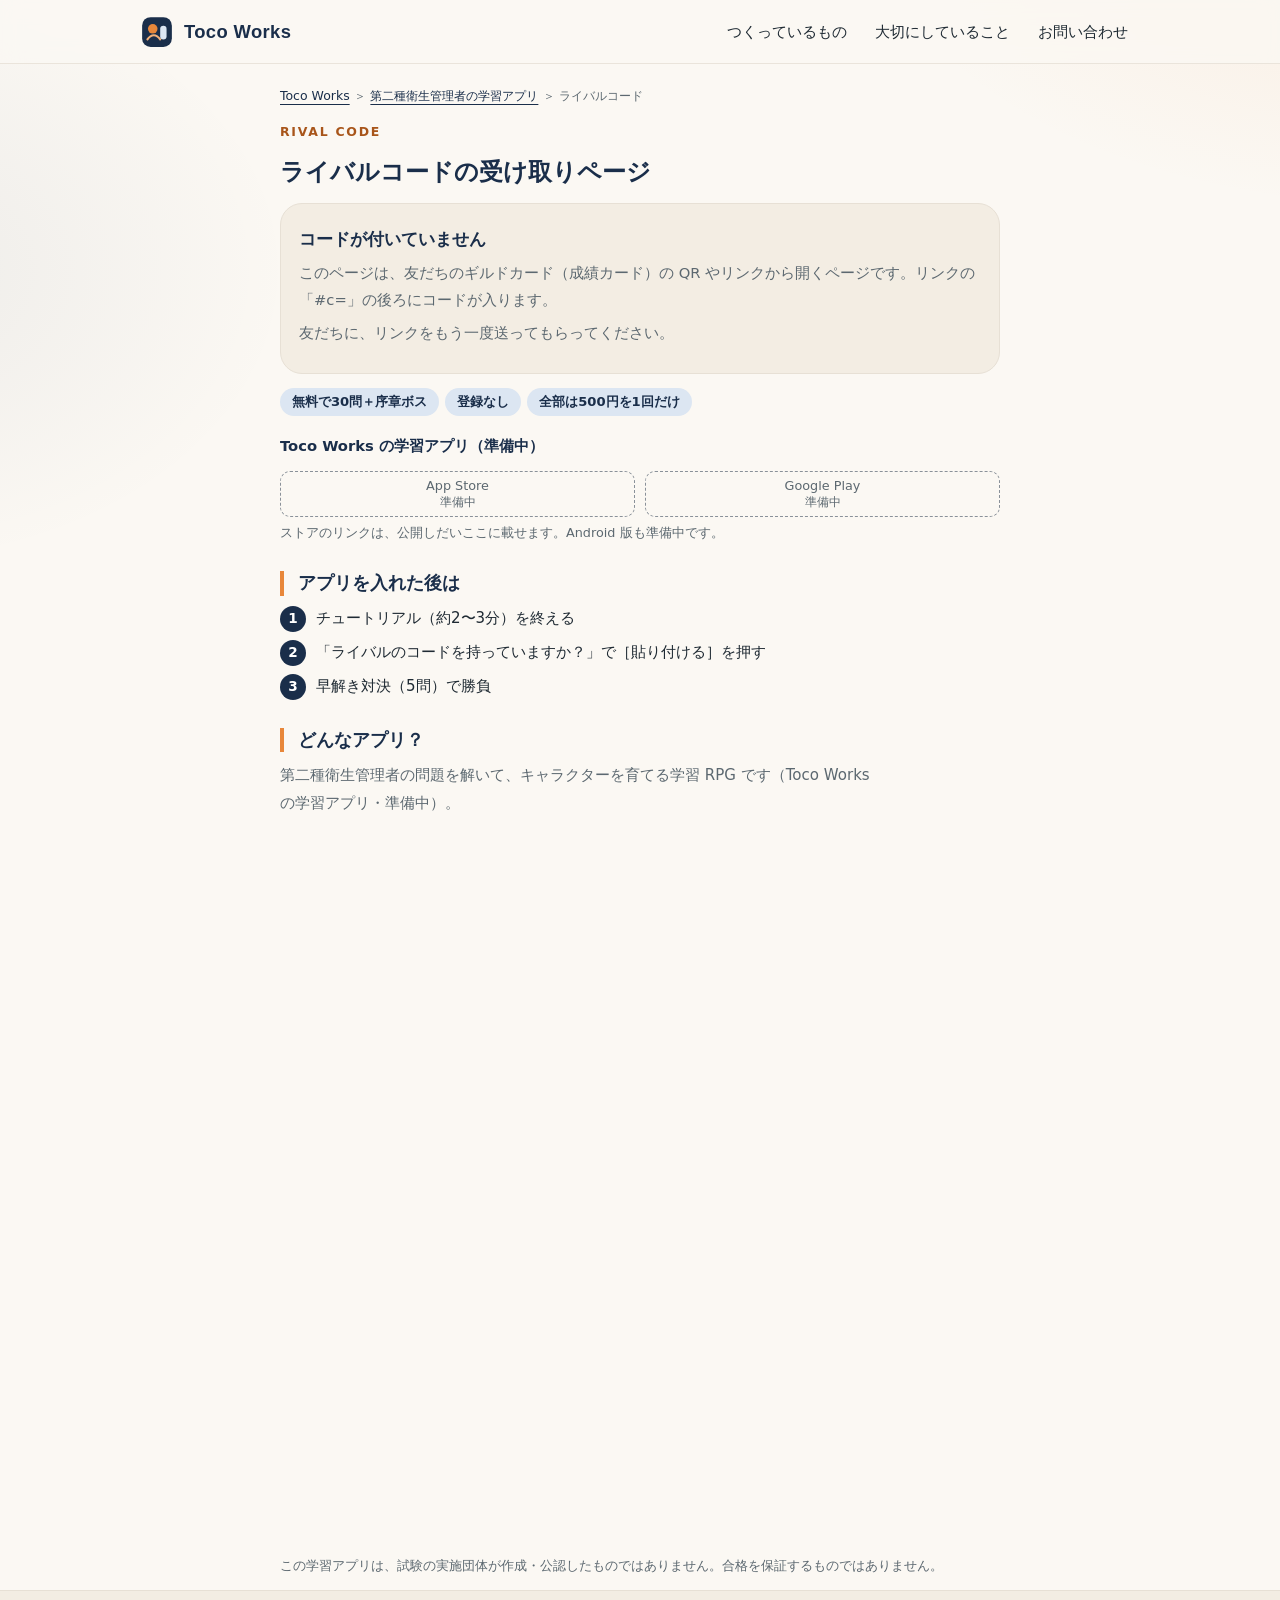
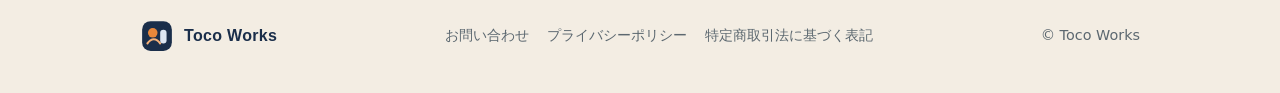
<file: eisei2/r/index.html>
<!doctype html>
<html lang="ja" data-no-text>
<head>
<meta charset="utf-8">
<meta name="viewport" content="width=device-width, initial-scale=1">
<meta http-equiv="Content-Security-Policy" content="default-src 'self'; script-src 'self' 'sha256-Du+OJKJSbdUgz5nrHeWWINvez6XKDDU/tyj/5c2uvwo='; style-src 'self' https://fonts.googleapis.com; font-src https://fonts.gstatic.com; img-src 'self' data:; connect-src 'self'; object-src 'none'; base-uri 'none'; form-action 'none'">
<meta name="referrer" content="strict-origin-when-cross-origin">
<title>ライバルコード | Toco Works</title>
<meta name="description" content="ライバルコード（学習アプリの成績カードのコード）を受け取るページです。Toco Works の学習アプリ（準備中）。">
<meta name="robots" content="noindex">
<meta name="color-scheme" content="light dark">
<meta property="og:title" content="ライバルから早解き対決の誘いが届きました | Toco Works">
<meta property="og:description" content="Toco Works の学習アプリ（準備中）のライバルコードです。">
<!--
  ライバルコードの受け口ページ（shikaku-apps ボード S1-88。設計：shikaku-apps/00_plan/rpg/ux.md 10-19・visual.md 14-4）。
  - URL は https://toco-works.com/eisei2/r/#c=<コード>。コードは「#」の後ろなので、サーバー（GitHub Pages）には送られない
  - このページは text フォルダの .txt を使わない（data-no-text。上と下のメニューだけ text/common.txt から組み立てる）
  - コードは表示するだけ。正しいかどうか（署名）の判定はアプリがする。署名の鍵はこのページに置かない
  - 計測ツール・外部のスクリプトは使わない
  - SMART-APP-BANNER：公開を決めた日に、下の行の「#」を外して App Store の ID を入れる（U-13・Q7）
    <meta name="apple-itunes-app" content="app-id=［App Store の ID］">
-->
<link rel="preconnect" href="https://fonts.googleapis.com">
<link rel="preconnect" href="https://fonts.gstatic.com" crossorigin>
<link rel="stylesheet" href="https://fonts.googleapis.com/css2?family=Zen+Kaku+Gothic+New:wght@400;500;700&family=Zen+Maru+Gothic:wght@500;700&display=swap">
<link rel="stylesheet" href="/assets/site.css">
<link rel="stylesheet" href="/eisei2/r/rival.css">
<link rel="icon" href="/assets/mark.svg" type="image/svg+xml">
<script>document.documentElement.classList.add('js')</script>
<script src="/assets/site.js" defer></script>
<script src="/eisei2/r/rival.js" defer></script>
<script type="application/ld+json">
{"@context":"https://schema.org","@type":"BreadcrumbList","itemListElement":[
{"@type":"ListItem","position":1,"name":"Toco Works","item":"https://toco-works.com/"},
{"@type":"ListItem","position":2,"name":"第二種衛生管理者の学習アプリ","item":"https://toco-works.com/eisei2/"},
{"@type":"ListItem","position":3,"name":"ライバルコード"}]}
</script>
</head>
<body>
<header class="top"><div class="in"><a class="brand" href="/"><img class="mark" src="/assets/mark.svg" alt="" width="34" height="34">Toco Works</a><nav><a href="/#works">つくっているもの</a><a href="/#about">大切にしていること</a><a class="keep" href="/contact/">お問い合わせ</a></nav></div></header>

<main class="page r-page">
  <nav class="r-crumb" aria-label="パンくず">
    <ol>
      <li><a href="/">Toco Works</a></li>
      <li><a href="/eisei2/">第二種衛生管理者の学習アプリ</a></li>
      <li aria-current="page">ライバルコード</li>
    </ol>
  </nav>

  <p class="r-eyebrow">RIVAL CODE</p>
  <h1 id="r-title">ライバルから<wbr>早解き対決の<wbr>誘いが<wbr>届きました</h1>

  <!-- 相手のカード（JavaScript がコードから描く。描くまでの間はスケルトン） -->
  <div id="r-slot" aria-live="polite">
    <div class="r-card r-skel" aria-hidden="true">
      <div class="r-top"><div class="r-fig"></div><div class="r-who"><i></i><i></i><i></i></div></div>
      <div class="r-skel-radar"></div>
    </div>
  </div>
  <noscript><p class="r-plain">このページは、JavaScript でコードを読んで相手のキャラクターを描きます。JavaScript をオンにして開き直すか、アプリの「ライバルを読み込む」でコードを読み込んでください。</p></noscript>

  <ul class="r-facts" aria-label="アプリの料金">
    <!-- 金額は shikaku-apps/04_app/content/eisei2/config.json の price・ストアの値段と必ずそろえる -->
    <li>無料で30問＋序章ボス</li>
    <li>登録なし</li>
    <li>全部は500円を1回だけ</li>
  </ul>

  <!-- アプリで開く（iOS＝アプリのスキーム／Android＝intent://。押して進む形。自動では飛ばさない） -->
  <div id="r-open" class="r-open" hidden>
    <a id="r-open-btn" class="btn r-btn-main" href="#">アプリで開いて対決する</a>
    <p id="r-open-note" class="r-note">アプリが入っていれば、相手が模擬戦の相手に登録されます。</p>
    <p id="r-opening" class="r-note r-opening" hidden>アプリを開いています…</p>
    <div id="r-noapp" class="r-noapp" hidden>
      <p><b>アプリが開きませんでしたか？</b></p>
      <p>アプリが入っていないと開きません（iPhone では「アドレスが無効です」と出ることがあります）。アプリは準備中です。下の［コードをコピー］でコードを控えておくと、アプリを入れた後に貼り付けて対決できます。</p>
    </div>
    <p id="r-pc" class="r-note" hidden>パソコンではアプリを開けません。このページをスマホで開くか、下のコードをスマホに送ってください。</p>
  </div>

  <!-- STORE-BUTTONS：公開を決めた日に、この箱の中身を App Store・Google Play の公式バッジ（改変しない・高さ40以上）に差し替える。
       リンクには入口の印を付ける（App Store：pt＝プロバイダ ID・ct=rival_qr／rival_share、Google Play：&referrer=utm_source%3Drival_qr など。Q6）。
       それまでは「準備中」の表示（U-13：アプリ名・ストアの URL は公開を決めるまで書かない） -->
  <div class="r-store" id="r-store">
    <p class="r-store-name">Toco Works の学習アプリ（準備中）</p>
    <div class="r-badges">
      <span class="r-badge" aria-disabled="true">App Store<br><small>準備中</small></span>
      <span class="r-badge" aria-disabled="true">Google Play<br><small>準備中</small></span>
    </div>
    <p class="r-note">ストアのリンクは、公開しだいここに載せます。Android 版も準備中です。</p>
  </div>

  <div id="r-codebox" class="r-codebox" hidden>
    <p class="r-note">先にコードをコピーしておくと、アプリを入れた後の最初の画面で貼れます。</p>
    <code id="r-code" class="r-code" translate="no"></code>
    <button type="button" id="r-copy" class="r-btn-sub">コードをコピー</button>
  </div>

  <h2 class="rv">アプリを入れた後は</h2>
  <ol class="r-steps rv">
    <li>チュートリアル（約2〜3分）を終える</li>
    <li>「ライバルのコードを持っていますか？」で［貼り付ける］を押す</li>
    <li>早解き対決（5問）で勝負</li>
  </ol>

  <h2 class="rv">どんなアプリ？</h2>
  <p class="r-lead rv">第二種衛生管理者の問題を解いて、キャラクターを育てる学習 RPG です（Toco Works の学習アプリ・準備中）。</p>
  <!-- 画面のイメージ（カルーセル）。公開したら、ストアのスクリーンショットと同じ物に差し替える -->
  <div class="r-shots rv" role="region" aria-label="アプリの画面のイメージ（横にスクロールできます）" tabindex="0">
    <figure>
      <div class="r-ph"><div class="r-band"><img class="a" src="/eisei2/r/art/char_lv5_apprentice.svg" alt="" width="45" height="58" loading="lazy"><img class="b" src="/eisei2/r/art/enemy_mayoi_komori.svg" alt="" width="46" height="46" loading="lazy"></div><div class="r-paper"><i></i><i class="s"></i><b></b><b></b><b></b></div></div>
      <figcaption>正解すると攻撃。1問ずつ出典つきの解説</figcaption>
    </figure>
    <figure>
      <div class="r-ph"><div class="r-band v2"><img class="a" src="/eisei2/r/art/char_mage_t1.svg" alt="" width="45" height="58" loading="lazy"><img class="b" src="/eisei2/r/art/boss_hakuju.svg" alt="" width="54" height="54" loading="lazy"></div><div class="r-paper"><i></i><i class="s"></i><b></b><b></b><b></b></div></div>
      <figcaption>単元の最後はボス（まとめのテスト）</figcaption>
    </figure>
    <figure>
      <div class="r-ph"><div class="r-band v3"><img class="a" src="/eisei2/r/art/char_fighter_t1.svg" alt="" width="45" height="58" loading="lazy"><img class="b" src="/eisei2/r/art/enemy_komura_ishi.svg" alt="" width="46" height="46" loading="lazy"></div><div class="r-paper"><i></i><i class="s"></i><b></b><b></b><b></b></div></div>
      <figcaption>忘れかけた問題は「サビ」になり、復習で落とす</figcaption>
    </figure>
  </div>
  <div class="cards r-feats">
    <article class="card rv"><h3>すべての問題に出典</h3><p>法令の条文番号や厚生労働省の資料名を表示します。原文で確かめられます。</p></article>
    <article class="card rv"><h3>3科目がそのままステータス</h3><p>関係法令＝ATK、労働衛生＝DEF、労働生理＝INT。足りない科目がひと目で分かります。</p></article>
  </div>

  <h2 class="rv">よくある質問</h2>
  <div class="r-faq">
    <details class="rv"><summary>ライバルコードとは？</summary><p>アプリの「ギルドカード」（成績カード）に付いているコードです。読み込むと、その人の成績を相手にした早解き対決（5問）ができます。相手と通信はしません。</p></details>
    <details class="rv"><summary>個人情報は入っていますか？</summary><p>入っているのは、ニックネーム・ジョブ・Lv・ステータス・見た目・コードを作った日だけです。本名・メールアドレス・端末の情報は入っていません。このページはコードを画面に描くだけで、コードをこのページの外（運営者を含む）に送りません。</p></details>
    <details class="rv"><summary>お金はかかりますか？</summary><p>無料で30問と序章のボス、無料の問題だけで出す本試験の塔（模擬試験）まで使えます。すべての問題は、アプリ内課金「全問題解放」（500円・税込・買い切り）で使えます。月額の料金はありません。</p></details>
  </div>

  <p class="r-legal">この学習アプリは、試験の実施団体が作成・公認したものではありません。合格を保証するものではありません。</p>
</main>

<div id="r-toast" class="r-toast" role="status" aria-live="polite"></div>

<footer><div class="in"><a class="brand" href="/"><img class="mark" src="/assets/mark.svg" alt="" width="28" height="28">Toco Works</a><nav><a href="/contact/">お問い合わせ</a><a href="/privacy/">プライバシーポリシー</a><a href="/tokushoho/">特定商取引法に基づく表記</a></nav><span>© Toco Works</span></div></footer>
</body>
</html>
</file>
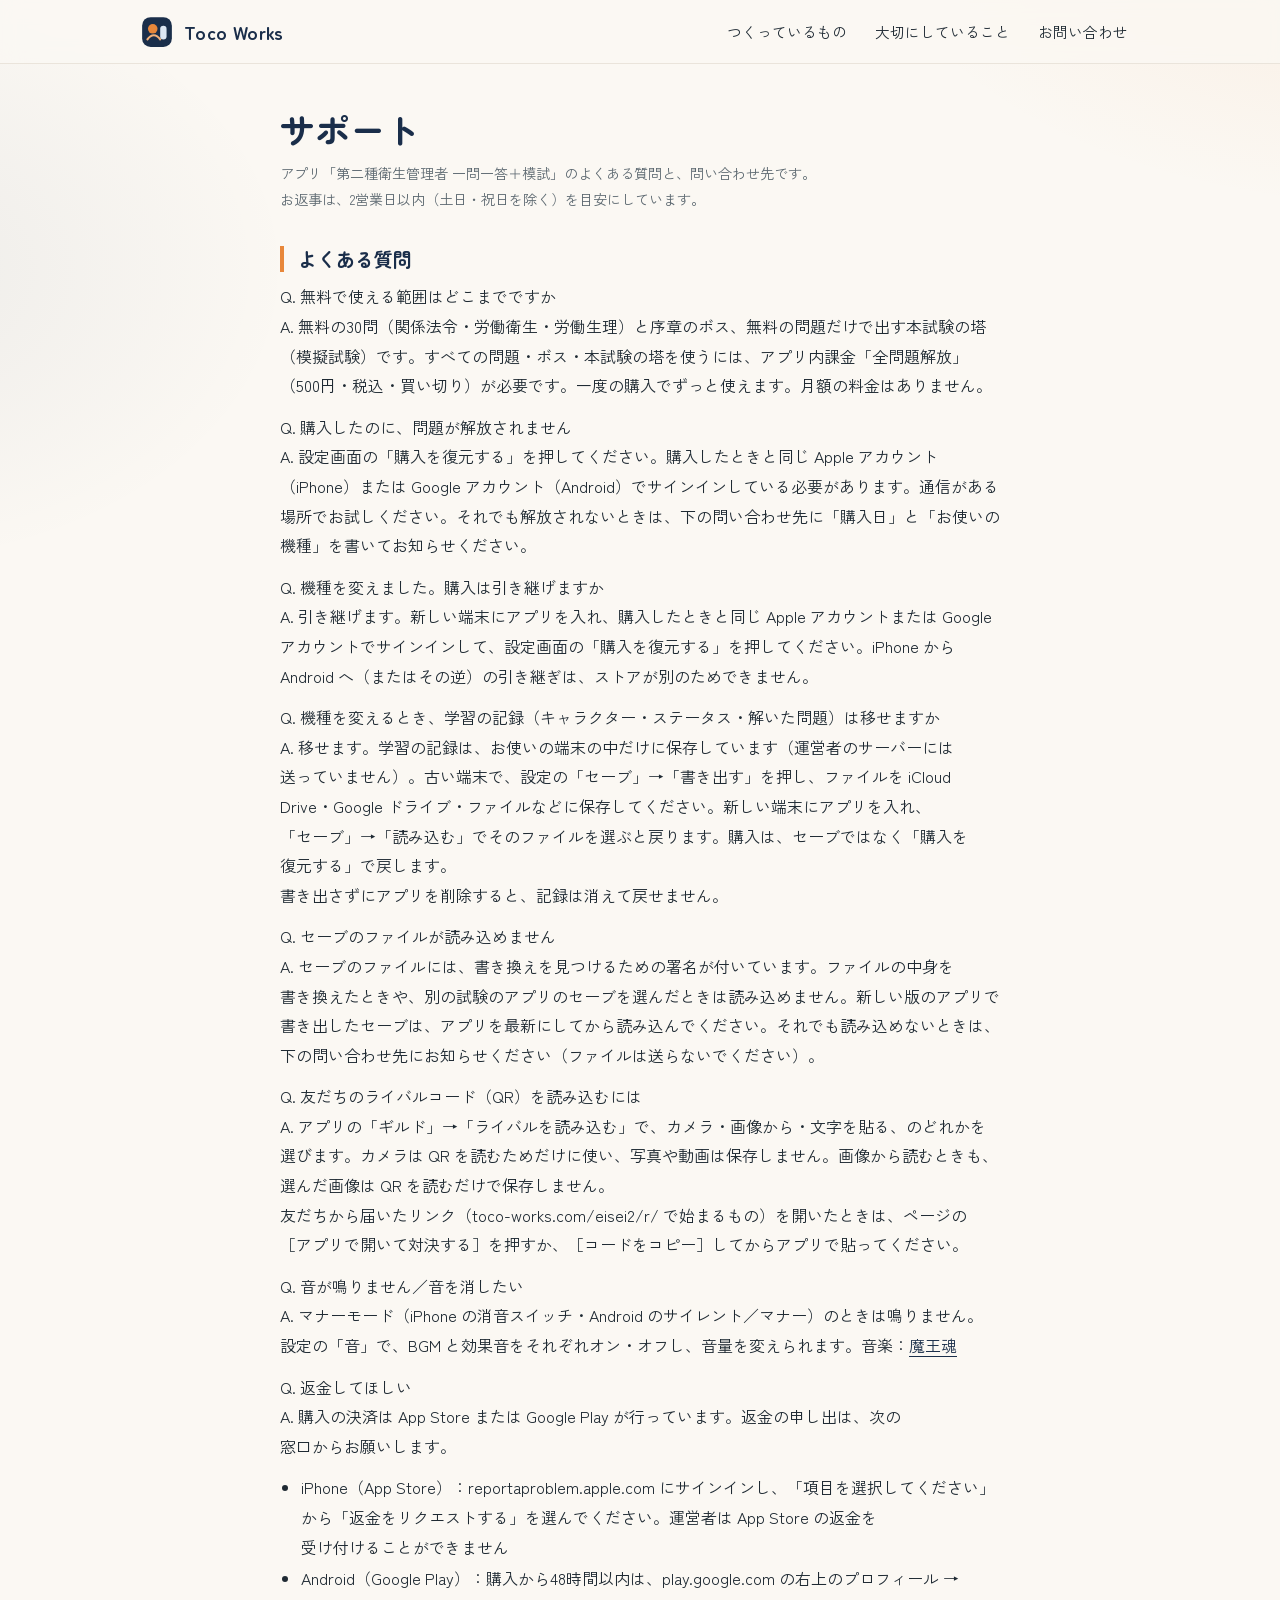
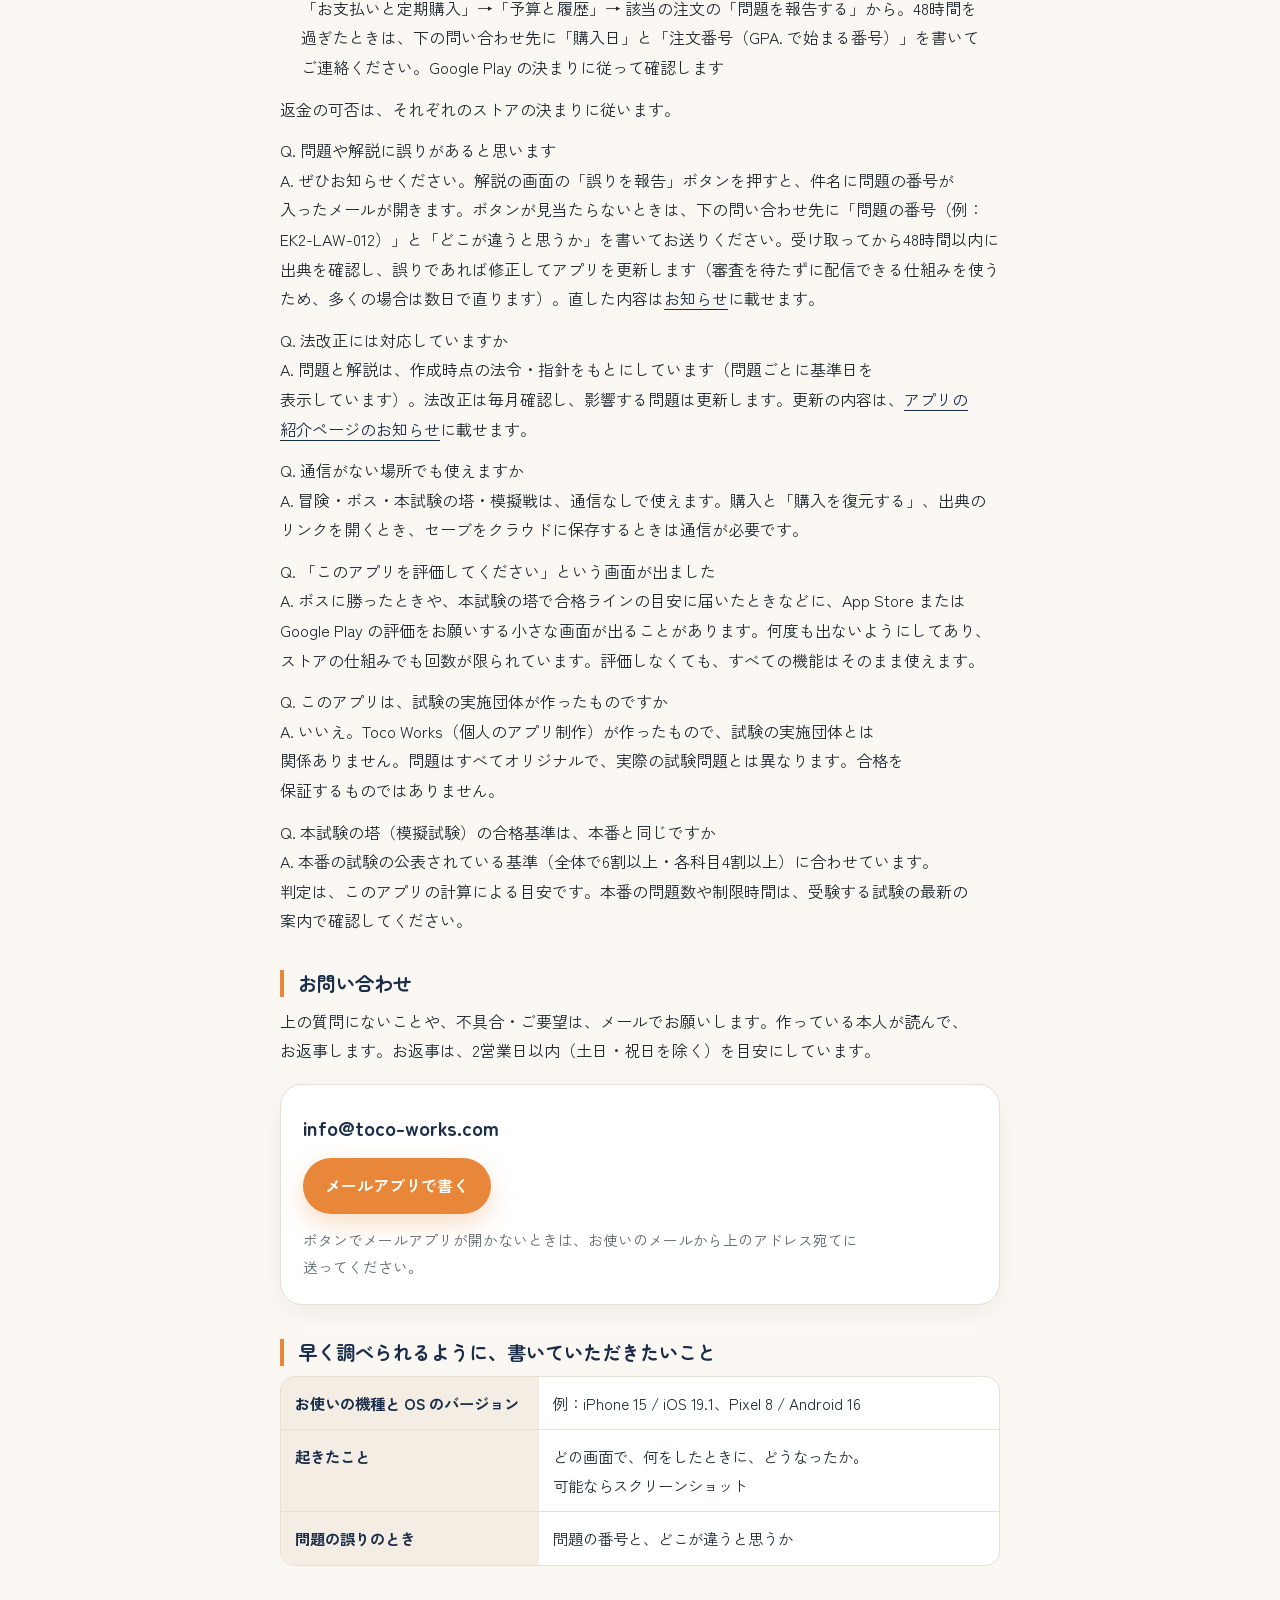
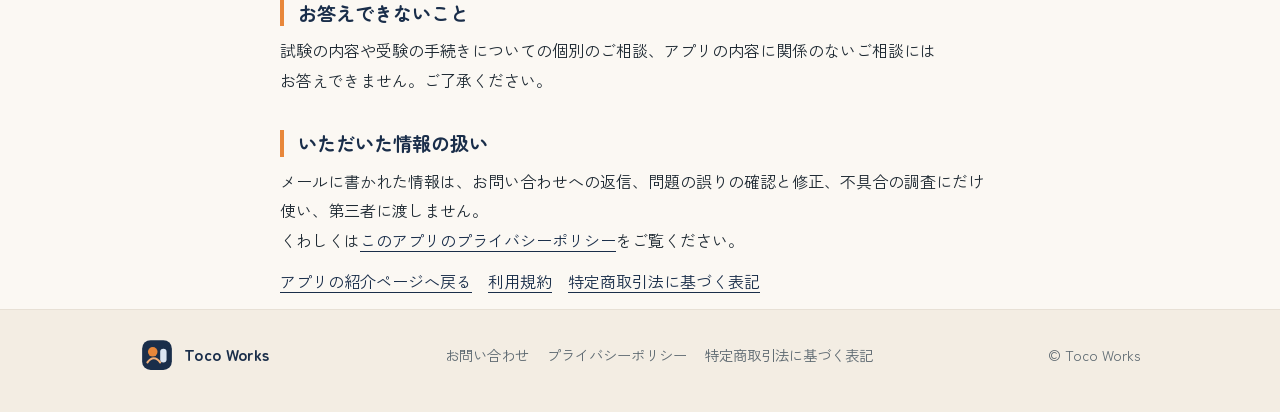
<file: eisei2/support/index.html>
<!doctype html>
<html lang="ja"><head>
<meta charset="utf-8">
<meta name="viewport" content="width=device-width, initial-scale=1">
<title>サポート：第二種衛生管理者 一問一答＋模試 | Toco Works</title>
<meta name="description" content="第二種衛生管理者 一問一答＋模試（Toco Works）のよくある質問と問い合わせ先。購入の復元・機種変更・返金・問題の誤りの報告について。">
<script>document.documentElement.classList.add('pending');setTimeout(function(){document.documentElement.classList.remove('pending')},2500)</script>
<link rel="preconnect" href="https://fonts.googleapis.com">
<link rel="preconnect" href="https://fonts.gstatic.com" crossorigin="">
<link rel="stylesheet" href="https://fonts.googleapis.com/css2?family=Zen+Kaku+Gothic+New:wght@400;500;700&amp;family=Zen+Maru+Gothic:wght@500;700&amp;display=swap">
<link rel="stylesheet" href="/assets/site.css">
<link rel="icon" href="/assets/mark.svg" type="image/svg+xml">
<script src="/assets/budoux-ja.js" defer=""></script>
<script src="/assets/site.js" defer=""></script>
<meta property="og:title" content="サポート：第二種衛生管理者 一問一答＋模試 | Toco Works"><meta property="og:description" content="第二種衛生管理者 一問一答＋模試（Toco Works）のよくある質問と問い合わせ先。購入の復元・機種変更・返金・問題の誤りの報告について。"></head>
<body>
<!-- このページの中身は、text フォルダの .txt から組み立てます。文章・並び・リンクを直すときは、編集ページ（/edit/）か .txt を使ってください。下の中身は、読み込めないときのための写しです（Claude が作り直します） -->
<header class="top"><div class="in"><a class="brand" href="/"><img class="mark" src="/assets/mark.svg" alt="" width="34" height="34">Toco Works</a><nav><a href="/#works">つくっているもの</a><a href="/#about">大切にしていること</a><a class="keep" href="/contact/">お問い合わせ</a></nav></div></header>
<main class="page"><h1>サポート</h1><p class="updated">アプリ<wbr>「第二種衛生管理者 一問<wbr>一答＋模試」の<wbr>よく<wbr>ある<wbr>質問と、<wbr>問い合わせ先です。<br>お返事は、<wbr>2営業日以内<wbr>（土日・<wbr>祝日を<wbr>除く）を<wbr>目安に<wbr>しています。</p><div class="blk" data-b="1"><h2>よく<wbr>ある<wbr>質問</h2><p>Q. 無料で<wbr>使える<wbr>範囲は<wbr>どこまでですか<br>A. 無料の<wbr>30問<wbr>（関係法令・労働衛生・労働生理）と<wbr>序章の<wbr>ボス、<wbr>無料の<wbr>問題だけで<wbr>出す本試験の<wbr>塔<wbr>（模擬試験）です。<wbr>すべての<wbr>問題・ボス・本試験の<wbr>塔を<wbr>使うには、<wbr>アプリ内課金<wbr>「全問題解放」<wbr>（500円・税込・<wbr>買い切り）が<wbr>必要です。<wbr>一度の<wbr>購入で<wbr>ずっと<wbr>使えます。<wbr>月額の<wbr>料金は<wbr>ありません。</p><p>Q. 購入したのに、<wbr>問題が<wbr>解放されません<br>A. 設定画面の<wbr>「購入を<wbr>復元する」を<wbr>押してください。<wbr>購入した<wbr>ときと<wbr>同じ Apple アカウント<wbr>（iPhone）<wbr>または Google アカウント<wbr>（Android）で<wbr>サインインしている<wbr>必要が<wbr>あります。<wbr>通信が<wbr>ある<wbr>場所で<wbr>お試しください。<wbr>それでも<wbr>解放されない<wbr>ときは、<wbr>下の<wbr>問い合わせ先に<wbr>「購入日」と<wbr>「お使いの<wbr>機種」を<wbr>書いてお知らせ<wbr>ください。</p><p>Q. 機種を<wbr>変えました。<wbr>購入は<wbr>引き継げますか<br>A. 引き継げます。<wbr>新しい<wbr>端末に<wbr>アプリを<wbr>入れ、<wbr>購入した<wbr>ときと<wbr>同じ Apple アカウントまたは Google アカウントで<wbr>サインインして、<wbr>設定画面の<wbr>「購入を<wbr>復元する」を<wbr>押してください。<wbr>iPhone から Android へ<wbr>（または<wbr>その<wbr>逆）の<wbr>引き継ぎは、<wbr>ストアが<wbr>別の<wbr>ためできません。</p><p>Q. 機種を<wbr>変える<wbr>とき、<wbr>学習の<wbr>記録<wbr>（キャラクター・ステータス・<wbr>解いた<wbr>問題）は<wbr>移せますか<br>A. 移せます。<wbr>学習の<wbr>記録は、<wbr>お使いの<wbr>端末の<wbr>中だけに<wbr>保存しています<wbr>（運営者の<wbr>サーバーには<wbr>送っていません）。<wbr>古い<wbr>端末で、<wbr>設定の<wbr>「セーブ」<wbr>→<wbr>「書き出す」を<wbr>押し、<wbr>ファイルを iCloud Drive・Google ドライブ・ファイルなどに<wbr>保存してください。<wbr>新しい<wbr>端末に<wbr>アプリを<wbr>入れ、<wbr>「セーブ」<wbr>→<wbr>「読み込む」で<wbr>その<wbr>ファイルを<wbr>選ぶと<wbr>戻ります。<wbr>購入は、<wbr>セーブではなく<wbr>「購入を<wbr>復元する」で<wbr>戻します。<br>書き出さずに<wbr>アプリを<wbr>削除すると、<wbr>記録は<wbr>消えて<wbr>戻せません。</p><p>Q. セーブの<wbr>ファイルが<wbr>読み込めません<br>A. セーブの<wbr>ファイルには、<wbr>書き換えを<wbr>見つける<wbr>ための<wbr>署名が<wbr>付いています。<wbr>ファイルの<wbr>中身を<wbr>書き換えた<wbr>ときや、<wbr>別の<wbr>試験の<wbr>アプリの<wbr>セーブを<wbr>選んだ<wbr>ときは<wbr>読み込めません。<wbr>新しい<wbr>版の<wbr>アプリで<wbr>書き出した<wbr>セーブは、<wbr>アプリを<wbr>最新に<wbr>してから<wbr>読み込んでください。<wbr>それでも<wbr>読み込めない<wbr>ときは、<wbr>下の<wbr>問い合わせ先に<wbr>お知らせ<wbr>ください<wbr>（ファイルは<wbr>送らないでください）。</p><p>Q. 友だちの<wbr>ライバルコード<wbr>（QR）を<wbr>読み込むには<br>A. アプリの<wbr>「ギルド」<wbr>→<wbr>「ライバルを<wbr>読み込む」で、<wbr>カメラ・画像から・文字を<wbr>貼る、の<wbr>どれかを<wbr>選びます。<wbr>カメラは QR を<wbr>読むためだけに<wbr>使い、<wbr>写真や<wbr>動画は<wbr>保存しません。<wbr>画像から<wbr>読む<wbr>ときも、<wbr>選んだ<wbr>画像は QR を<wbr>読むだけで<wbr>保存しません。<br>友だちから<wbr>届いたリンク<wbr>（toco-works.com/eisei2/r/ で<wbr>始まる<wbr>もの）を<wbr>開いた<wbr>ときは、<wbr>ページの<wbr>［アプリで<wbr>開いて<wbr>対決する］を<wbr>押すか、<wbr>［コードを<wbr>コピー］してから<wbr>アプリで<wbr>貼ってください。</p><p>Q. 音が<wbr>鳴りません／音を<wbr>消したい<br>A. マナーモード<wbr>（iPhone の<wbr>消音スイッチ・Android の<wbr>サイレント／マナー）の<wbr>ときは<wbr>鳴りません。<wbr>設定の<wbr>「音」で、<wbr>BGM と<wbr>効果音を<wbr>それぞれオン・<wbr>オフし、<wbr>音量を<wbr>変えられます。<wbr>音楽：<a href="https://maou.audio/" target="_blank" rel="noopener">魔王魂</a></p><p>Q. 返金してほしい<br>A. 購入の<wbr>決済は <span class="nb">App Store</span> または <span class="nb">Google Play</span> が<wbr>行っています。<wbr>返金の<wbr>申し出は、<wbr>次の<wbr>窓口から<wbr>お願いします。</p><ul><li>iPhone<wbr>（<span class="nb">App Store</span>）：reportaproblem.apple.com に<wbr>サインインし、<wbr>「項目を<wbr>選択してください」から<wbr>「返金を<wbr>リクエストする」を<wbr>選んでください。<wbr>運営者は <span class="nb">App Store</span> の<wbr>返金を<wbr>受け付ける<wbr>ことができません</li><li>Android<wbr>（<span class="nb">Google Play</span>）：購入から<wbr>48時間以内は、<wbr>play.google.com の<wbr>右上の<wbr>プロフィール →<wbr>「お支払いと<wbr>定期購入」<wbr>→<wbr>「予算と<wbr>履歴」<wbr>→ 該当の<wbr>注文の<wbr>「問題を<wbr>報告する」から。<wbr>48時間を<wbr>過ぎた<wbr>ときは、<wbr>下の<wbr>問い合わせ先に<wbr>「購入日」と<wbr>「注文番号<wbr>（GPA. で<wbr>始まる<wbr>番号）」を<wbr>書いて<wbr>ご連絡ください。<wbr><span class="nb">Google Play</span> の<wbr>決まりに<wbr>従って<wbr>確認します</li></ul><p>返金の<wbr>可否は、<wbr>それぞれの<wbr>ストアの<wbr>決まりに<wbr>従います。</p><p>Q. 問題や<wbr>解説に<wbr>誤りが<wbr>あると<wbr>思います<br>A. ぜひ<wbr>お知らせ<wbr>ください。<wbr>解説の<wbr>画面の<wbr>「誤りを<wbr>報告」ボタンを<wbr>押すと、<wbr>件名に<wbr>問題の<wbr>番号が<wbr>入った<wbr>メールが<wbr>開きます。<wbr>ボタンが<wbr>見当たらない<wbr>ときは、<wbr>下の<wbr>問い合わせ先に<wbr>「問題の<wbr>番号<wbr>（例：EK2-LAW-012）」と<wbr>「どこが<wbr>違うと<wbr>思うか」を<wbr>書いて<wbr>お送りください。<wbr>受け取ってから<wbr>48時間以内に<wbr>出典を<wbr>確認し、<wbr>誤りであれば<wbr>修正して<wbr>アプリを<wbr>更新します<wbr>（審査を<wbr>待たずに<wbr>配信できる<wbr>仕組みを<wbr>使う<wbr>ため、<wbr>多くの<wbr>場合は<wbr>数日で<wbr>直ります）。<wbr>直した<wbr>内容は<wbr><a href="/eisei2/#news">お知らせ</a>に<wbr>載せます。</p><p>Q. 法改正には<wbr>対応していますか<br>A. 問題と<wbr>解説は、<wbr>作成時点の<wbr>法令・指針を<wbr>もとにしています<wbr>（問題ごとに<wbr>基準日を<wbr>表示しています）。<wbr>法改正は<wbr>毎月<wbr>確認し、<wbr>影響する<wbr>問題は<wbr>更新します。<wbr>更新の<wbr>内容は、<wbr><a href="/eisei2/#news">アプリの<wbr>紹介ページの<wbr>お知らせ</a>に<wbr>載せます。</p><p>Q. 通信が<wbr>ない<wbr>場所でも<wbr>使えますか<br>A. 冒険・ボス・本試験の<wbr>塔・模擬戦は、<wbr>通信なしで<wbr>使えます。<wbr>購入と<wbr>「購入を<wbr>復元する」、<wbr>出典の<wbr>リンクを<wbr>開く<wbr>とき、<wbr>セーブを<wbr>クラウドに<wbr>保存する<wbr>ときは<wbr>通信が<wbr>必要です。</p><p>Q. 「この<wbr>アプリを<wbr>評価してください」と<wbr>いう<wbr>画面が<wbr>出ました<br>A. ボスに<wbr>勝った<wbr>ときや、<wbr>本試験の<wbr>塔で<wbr>合格ラインの<wbr>目安に<wbr>届いた<wbr>ときなどに、<wbr><span class="nb">App Store</span> または <span class="nb">Google Play</span> の<wbr>評価を<wbr>お願いする<wbr>小さな<wbr>画面が<wbr>出る<wbr>ことがあります。<wbr>何度も<wbr>出ないように<wbr>してあり、<wbr>ストアの<wbr>仕組みでも<wbr>回数が<wbr>限られています。<wbr>評価しなくても、<wbr>すべての<wbr>機能は<wbr>そのまま<wbr>使えます。</p><p>Q. この<wbr>アプリは、<wbr>試験の<wbr>実施団体が<wbr>作った<wbr>ものですか<br>A. いいえ。<wbr><span class="nb">Toco Works</span><wbr>（個人の<wbr>アプリ制作）が<wbr>作った<wbr>もので、<wbr>試験の<wbr>実施団体とは<wbr>関係ありません。<wbr>問題は<wbr>すべて<wbr>オリジナルで、<wbr>実際の<wbr>試験問題とは<wbr>異なります。<wbr>合格を<wbr>保証する<wbr>ものではありません。</p><p>Q. 本試験の<wbr>塔<wbr>（模擬試験）の<wbr>合格基準は、<wbr>本番と<wbr>同じですか<br>A. 本番の<wbr>試験の<wbr>公表されている<wbr>基準<wbr>（全体で<wbr>6割以上・各科目4割以上）に<wbr>合わせています。<wbr>判定は、<wbr>この<wbr>アプリの<wbr>計算に<wbr>よる<wbr>目安です。<wbr>本番の<wbr>問題数や<wbr>制限時間は、<wbr>受験する<wbr>試験の<wbr>最新の<wbr>案内で<wbr>確認してください。</p><h2>お問い合わせ</h2><p>上の<wbr>質問に<wbr>ない<wbr>ことや、<wbr>不具合・ご要望は、<wbr>メールで<wbr>お願いします。<wbr>作っている<wbr>本人が<wbr>読んで、<wbr>お返事します。<wbr>お返事は、<wbr>2営業日以内<wbr>（土日・<wbr>祝日を<wbr>除く）を<wbr>目安に<wbr>しています。</p></div><div class="blk" data-b="2"><div class="mailbox"><span class="addr">info@toco-works.com</span><a class="btn orange" href="mailto:info@toco-works.com?subject=%E7%AC%AC%E4%BA%8C%E7%A8%AE%E8%A1%9B%E7%94%9F%E7%AE%A1%E7%90%86%E8%80%85%E3%82%A2%E3%83%97%E3%83%AA%E3%81%AB%E3%81%A4%E3%81%84%E3%81%A6">メールアプリで<wbr>書く</a><span class="note">ボタンで<wbr>メールアプリが<wbr>開かない<wbr>ときは、<wbr>お使いの<wbr>メールから<wbr>上の<wbr>アドレス宛てに<wbr>送ってください。</span></div></div><div class="blk" data-b="3"><h2>早く<wbr>調べられるように、<wbr>書いていただきたい<wbr>こと</h2><table><tbody><tr><th>お使いの<wbr>機種と OS の<wbr>バージョン</th><td>例：<span class="nb">iPhone 15 / iOS 19.1</span>、<wbr><span class="nb">Pixel 8 / Android 16</span></td></tr><tr><th>起きた<wbr>こと</th><td>どの<wbr>画面で、<wbr>何を<wbr>した<wbr>ときに、<wbr>どうなったか。<wbr>可能なら<wbr>スクリーンショット</td></tr><tr><th>問題の<wbr>誤りの<wbr>とき</th><td>問題の<wbr>番号と、<wbr>どこが<wbr>違うと<wbr>思うか</td></tr></tbody></table><h2>お答えできない<wbr>こと</h2><p>試験の<wbr>内容や<wbr>受験の<wbr>手続きに<wbr>ついての<wbr>個別の<wbr>ご相談、<wbr>アプリの<wbr>内容に<wbr>関係の<wbr>ない<wbr>ご相談には<wbr>お答えできません。<wbr>ご了承ください。</p><h2>いただいた<wbr>情報の<wbr>扱い</h2><p>メールに<wbr>書かれた<wbr>情報は、<wbr>お問い合わせへの<wbr>返信、<wbr>問題の<wbr>誤りの<wbr>確認と<wbr>修正、<wbr>不具合の<wbr>調査にだけ<wbr>使い、<wbr>第三者に<wbr>渡しません。<br>くわしくは<wbr><a href="/eisei2/privacy/">この<wbr>アプリの<wbr>プライバシーポリシー</a>を<wbr>ご覧ください。</p><p><a href="/eisei2/">アプリの<wbr>紹介ページへ<wbr>戻る</a>　<a href="/eisei2/terms/">利用規約</a>　<a href="/tokushoho/">特定商取引法に<wbr>基づく<wbr>表記</a></p></div></main>
<footer><div class="in"><a class="brand" href="/"><img class="mark" src="/assets/mark.svg" alt="" width="28" height="28">Toco Works</a><nav><a href="/contact/">お問い合わせ</a><a href="/privacy/">プライバシーポリシー</a><a href="/tokushoho/">特定商取引法に基づく表記</a></nav><span>© Toco Works</span></div></footer>





















</body></html>
</file>
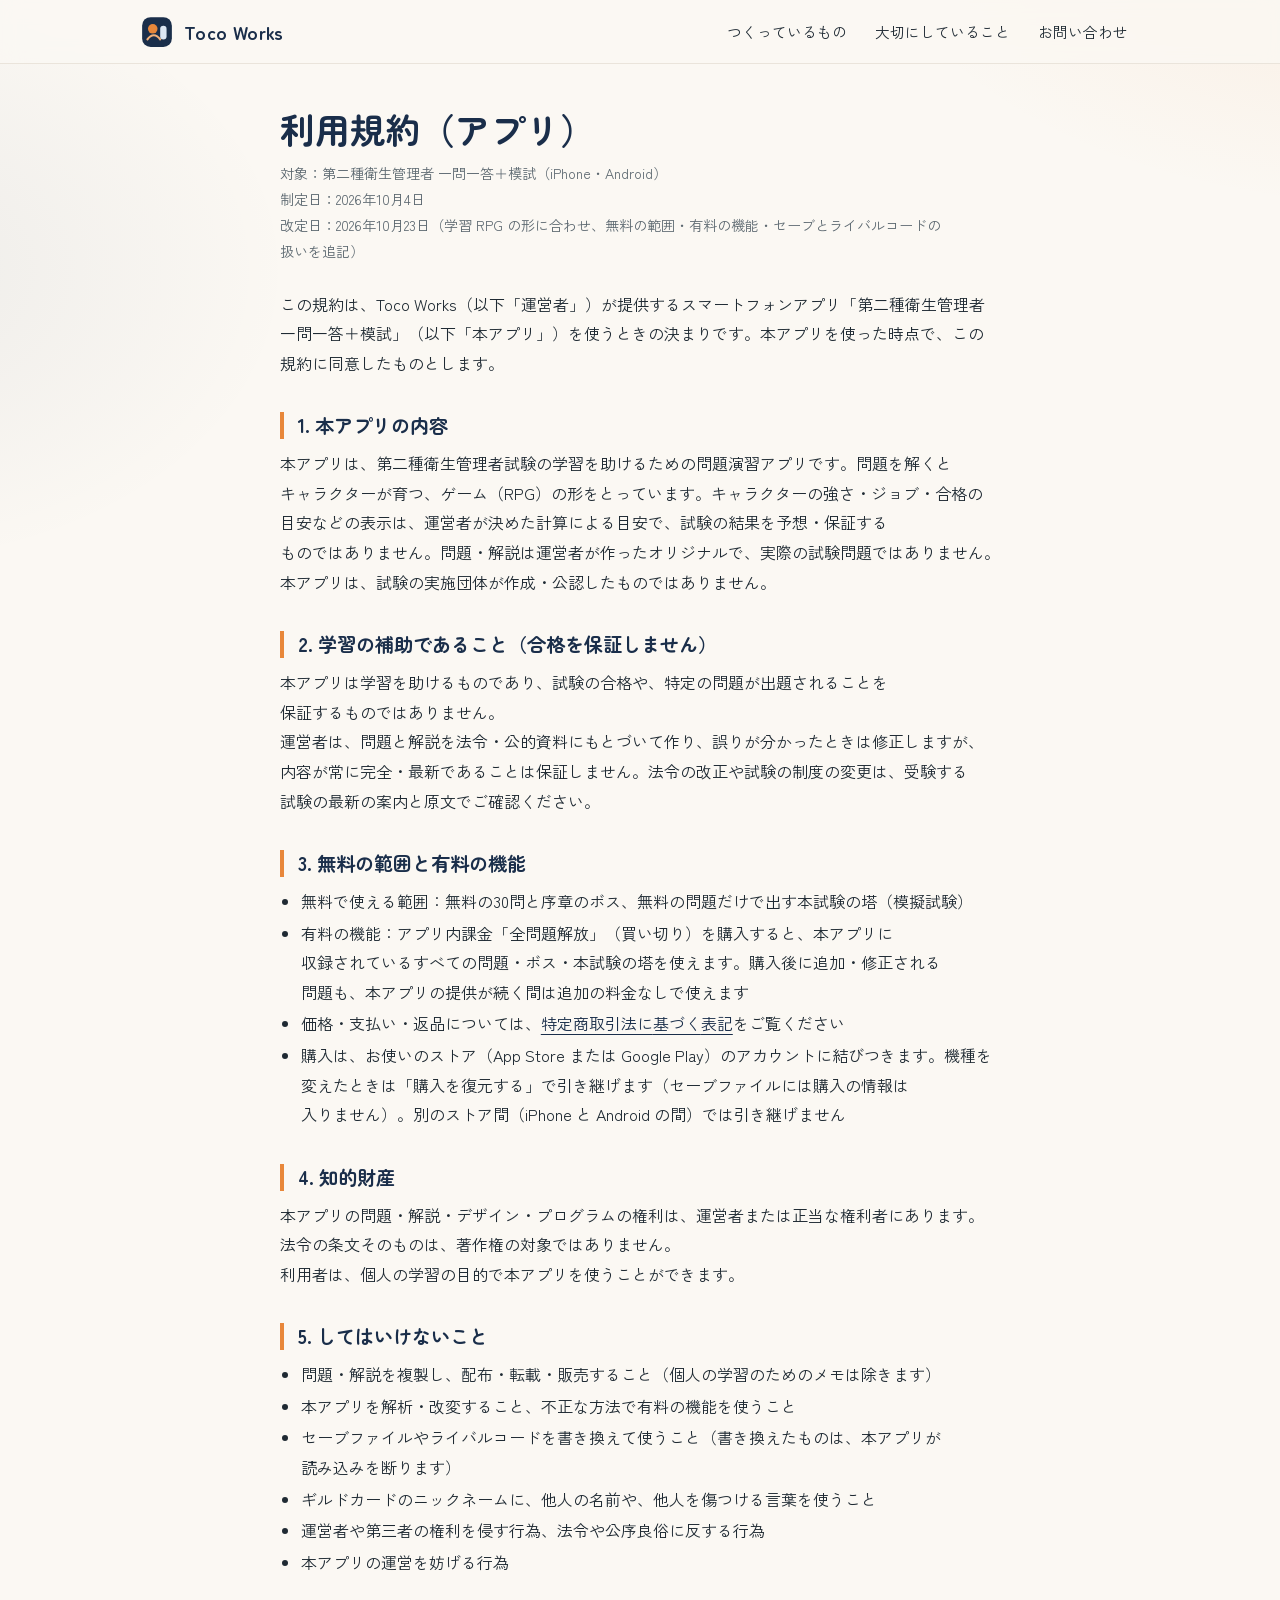
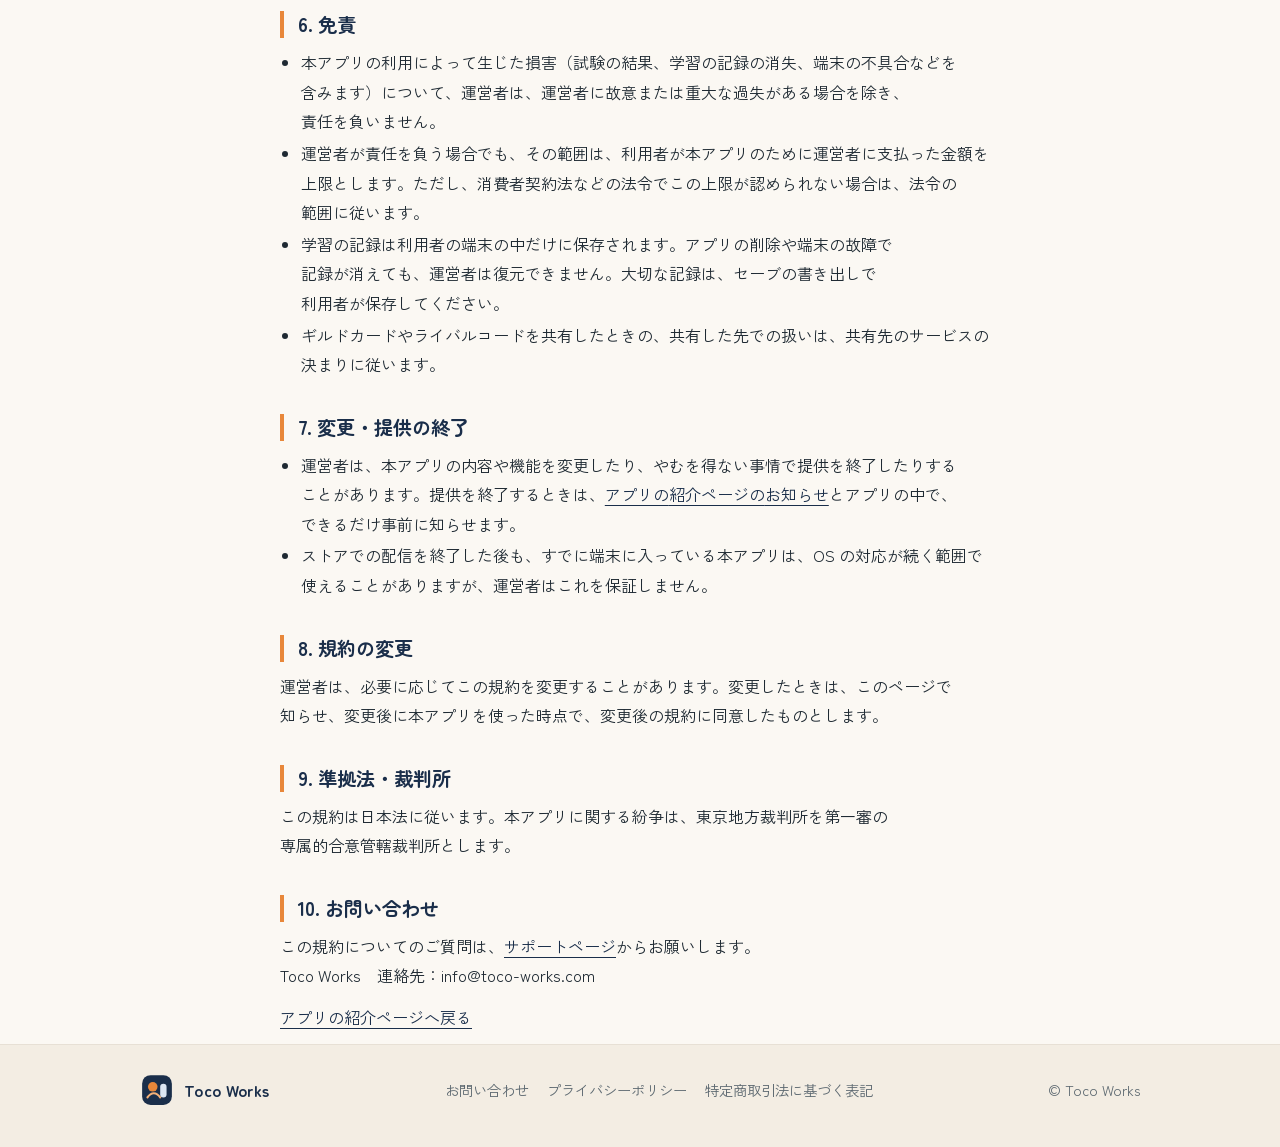
<file: eisei2/terms/index.html>
<!doctype html>
<html lang="ja"><head>
<meta charset="utf-8">
<meta name="viewport" content="width=device-width, initial-scale=1">
<title>利用規約：第二種衛生管理者 一問一答＋模試 | Toco Works</title>
<meta name="description" content="アプリ「第二種衛生管理者 一問一答＋模試」（Toco Works）の利用規約。買い切りの範囲、学習の補助としての位置づけ、免責など。">
<script>document.documentElement.classList.add('pending');setTimeout(function(){document.documentElement.classList.remove('pending')},2500)</script>
<link rel="preconnect" href="https://fonts.googleapis.com">
<link rel="preconnect" href="https://fonts.gstatic.com" crossorigin="">
<link rel="stylesheet" href="https://fonts.googleapis.com/css2?family=Zen+Kaku+Gothic+New:wght@400;500;700&amp;family=Zen+Maru+Gothic:wght@500;700&amp;display=swap">
<link rel="stylesheet" href="/assets/site.css">
<link rel="icon" href="/assets/mark.svg" type="image/svg+xml">
<script src="/assets/budoux-ja.js" defer=""></script>
<script src="/assets/site.js" defer=""></script>
<meta property="og:title" content="利用規約：第二種衛生管理者 一問一答＋模試 | Toco Works"><meta property="og:description" content="アプリ「第二種衛生管理者 一問一答＋模試」（Toco Works）の利用規約。買い切りの範囲、学習の補助としての位置づけ、免責など。"></head>
<body>
<!-- このページの中身は、text フォルダの .txt から組み立てます。文章・並び・リンクを直すときは、編集ページ（/edit/）か .txt を使ってください。下の中身は、読み込めないときのための写しです（Claude が作り直します） -->
<header class="top"><div class="in"><a class="brand" href="/"><img class="mark" src="/assets/mark.svg" alt="" width="34" height="34">Toco Works</a><nav><a href="/#works">つくっているもの</a><a href="/#about">大切にしていること</a><a class="keep" href="/contact/">お問い合わせ</a></nav></div></header>
<main class="page"><h1>利用規約<wbr>（アプリ）</h1><p class="updated">対象：第二種衛生管理者 一問<wbr>一答＋模試<wbr>（iPhone・Android）<br>制定日：2026年10月4日<br>改定日：2026年10月23日<wbr>（学習 RPG の<wbr>形に<wbr>合わせ、<wbr>無料の<wbr>範囲・有料の<wbr>機能・セーブと<wbr>ライバルコードの<wbr>扱いを<wbr>追記）</p><div class="blk" data-b="1"><p>この<wbr>規約は、<wbr><span class="nb">Toco Works</span><wbr>（以下<wbr>「運営者」）が<wbr>提供する<wbr>スマートフォンアプリ<wbr>「第二種衛生管理者 一問<wbr>一答＋模試」<wbr>（以下<wbr>「本アプリ」）を<wbr>使う<wbr>ときの<wbr>決まりです。<wbr>本アプリを<wbr>使った<wbr>時点で、<wbr>この<wbr>規約に<wbr>同意した<wbr>ものとします。</p><h2>1. 本アプリの<wbr>内容</h2><p>本アプリは、<wbr>第二種衛生管理者試験の<wbr>学習を<wbr>助ける<wbr>ための<wbr>問題演習アプリです。<wbr>問題を<wbr>解くと<wbr>キャラクターが<wbr>育つ、<wbr>ゲーム<wbr>（RPG）の<wbr>形を<wbr>とっています。<wbr>キャラクターの<wbr>強さ・<wbr>ジョブ・合格の<wbr>目安などの<wbr>表示は、<wbr>運営者が<wbr>決めた<wbr>計算に<wbr>よる<wbr>目安で、<wbr>試験の<wbr>結果を<wbr>予想・保証する<wbr>ものではありません。<wbr>問題・解説は<wbr>運営者が<wbr>作った<wbr>オリジナルで、<wbr>実際の<wbr>試験問題ではありません。<wbr>本アプリは、<wbr>試験の<wbr>実施団体が<wbr>作成・<wbr>公認した<wbr>ものではありません。</p><h2>2. 学習の<wbr>補助である<wbr>こと<wbr>（合格を<wbr>保証しません）</h2><p>本アプリは<wbr>学習を<wbr>助ける<wbr>ものであり、<wbr>試験の<wbr>合格や、<wbr>特定の<wbr>問題が<wbr>出題される<wbr>ことを<wbr>保証する<wbr>ものではありません。<br>運営者は、<wbr>問題と<wbr>解説を<wbr>法令・公的資料にもと<wbr>づいて<wbr>作り、<wbr>誤りが<wbr>分かった<wbr>ときは<wbr>修正しますが、<wbr>内容が<wbr>常に<wbr>完全・<wbr>最新である<wbr>ことは<wbr>保証しません。<wbr>法令の<wbr>改正や<wbr>試験の<wbr>制度の<wbr>変更は、<wbr>受験する<wbr>試験の<wbr>最新の<wbr>案内と<wbr>原文で<wbr>ご確認ください。</p><h2>3. 無料の<wbr>範囲と<wbr>有料の<wbr>機能</h2><ul><li>無料で<wbr>使える<wbr>範囲：無料の<wbr>30問と<wbr>序章の<wbr>ボス、<wbr>無料の<wbr>問題だけで<wbr>出す本試験の<wbr>塔<wbr>（模擬試験）</li><li>有料の<wbr>機能：アプリ内課金<wbr>「全問題解放」<wbr>（買い切り）を<wbr>購入すると、<wbr>本アプリに<wbr>収録されている<wbr>すべての<wbr>問題・ボス・本試験の<wbr>塔を<wbr>使えます。<wbr>購入後に<wbr>追加・<wbr>修正される<wbr>問題も、<wbr>本アプリの<wbr>提供が<wbr>続く間は<wbr>追加の<wbr>料金なしで<wbr>使えます</li><li>価格・<wbr>支払い・返品に<wbr>ついては、<wbr><a href="/tokushoho/">特定商取引法に<wbr>基づく<wbr>表記</a>を<wbr>ご覧ください</li><li>購入は、<wbr>お使いの<wbr>ストア（<span class="nb">App Store</span> または <span class="nb">Google Play</span>）の<wbr>アカウントに<wbr>結び<wbr>つきます。<wbr>機種を<wbr>変えた<wbr>ときは<wbr>「購入を<wbr>復元する」で<wbr>引き継げます<wbr>（セーブファイルには<wbr>購入の<wbr>情報は<wbr>入りません）。<wbr>別の<wbr>ストア間<wbr>（iPhone と Android の<wbr>間）では<wbr>引き継げません</li></ul><h2>4. 知的財産</h2><p>本アプリの<wbr>問題・解説・<wbr>デザイン・<wbr>プログラムの<wbr>権利は、<wbr>運営者または<wbr>正当な<wbr>権利者に<wbr>あります。<wbr>法令の<wbr>条文<wbr>その<wbr>ものは、<wbr>著作権の<wbr>対象ではありません。<br>利用者は、<wbr>個人の<wbr>学習の<wbr>目的で<wbr>本アプリを<wbr>使うことができます。</p><h2>5. してはいけない<wbr>こと</h2><ul><li>問題・解説を<wbr>複製し、<wbr>配布・転載・販売する<wbr>こと<wbr>（個人の<wbr>学習の<wbr>ための<wbr>メモは<wbr>除きます）</li><li>本アプリを<wbr>解析・改変する<wbr>こと、<wbr>不正な<wbr>方法で<wbr>有料の<wbr>機能を<wbr>使う<wbr>こと</li><li>セーブファイルや<wbr>ライバルコードを<wbr>書き換えて<wbr>使う<wbr>こと<wbr>（書き換えた<wbr>ものは、<wbr>本アプリが<wbr>読み込みを<wbr>断ります）</li><li>ギルドカードの<wbr>ニックネームに、<wbr>他人の<wbr>名前や、<wbr>他人を<wbr>傷つける<wbr>言葉を<wbr>使う<wbr>こと</li><li>運営者や<wbr>第三者の<wbr>権利を<wbr>侵す行為、<wbr>法令や<wbr>公序良俗に<wbr>反する<wbr>行為</li><li>本アプリの<wbr>運営を<wbr>妨げる<wbr>行為</li></ul><h2>6. 免責</h2><ul><li>本アプリの<wbr>利用に<wbr>よって<wbr>生じた<wbr>損害<wbr>（試験の<wbr>結果、<wbr>学習の<wbr>記録の<wbr>消失、<wbr>端末の<wbr>不具合などを<wbr>含みます）に<wbr>ついて、<wbr>運営者は、<wbr>運営者に<wbr>故意または<wbr>重大な<wbr>過失が<wbr>ある<wbr>場合を<wbr>除き、<wbr>責任を<wbr>負いません。</li><li>運営者が<wbr>責任を<wbr>負う<wbr>場合でも、<wbr>その<wbr>範囲は、<wbr>利用者が<wbr>本アプリの<wbr>ために<wbr>運営者に<wbr>支払った<wbr>金額を<wbr>上限とします。<wbr>ただし、<wbr>消費者契約法などの<wbr>法令で<wbr>この<wbr>上限が<wbr>認められない<wbr>場合は、<wbr>法令の<wbr>範囲に<wbr>従います。</li><li>学習の<wbr>記録は<wbr>利用者の<wbr>端末の<wbr>中だけに<wbr>保存されます。<wbr>アプリの<wbr>削除や<wbr>端末の<wbr>故障で<wbr>記録が<wbr>消えても、<wbr>運営者は<wbr>復元できません。<wbr>大切な<wbr>記録は、<wbr>セーブの<wbr>書き出しで<wbr>利用者が<wbr>保存してください。</li><li>ギルドカードや<wbr>ライバルコードを<wbr>共有した<wbr>ときの、<wbr>共有した<wbr>先での<wbr>扱いは、<wbr>共有先の<wbr>サービスの<wbr>決まりに<wbr>従います。</li></ul><h2>7. 変更・提供の<wbr>終了</h2><ul><li>運営者は、<wbr>本アプリの<wbr>内容や<wbr>機能を<wbr>変更したり、<wbr>やむを<wbr>得ない<wbr>事情で<wbr>提供を<wbr>終了したりする<wbr>ことがあります。<wbr>提供を<wbr>終了する<wbr>ときは、<wbr><a href="/eisei2/#news">アプリの<wbr>紹介ページの<wbr>お知らせ</a>と<wbr>アプリの<wbr>中で、<wbr>できるだけ事前に<wbr>知らせます。</li><li>ストアでの<wbr>配信を<wbr>終了した<wbr>後も、<wbr>すでに<wbr>端末に<wbr>入っている<wbr>本アプリは、<wbr>OS の<wbr>対応が<wbr>続く<wbr>範囲で<wbr>使える<wbr>ことがありますが、<wbr>運営者は<wbr>これを<wbr>保証しません。</li></ul><h2>8. 規約の<wbr>変更</h2><p>運営者は、<wbr>必要に<wbr>応じて<wbr>この<wbr>規約を<wbr>変更する<wbr>ことがあります。<wbr>変更した<wbr>ときは、<wbr>この<wbr>ページで<wbr>知らせ、<wbr>変更後に<wbr>本アプリを<wbr>使った<wbr>時点で、<wbr>変更後の<wbr>規約に<wbr>同意した<wbr>ものとします。</p><h2>9. 準拠法・<wbr>裁判所</h2><p>この<wbr>規約は<wbr>日本法に<wbr>従います。<wbr>本アプリに<wbr>関する<wbr>紛争は、<wbr>東京地方裁判所を<wbr>第一審の<wbr>専属的合意管轄裁判所とします。</p><h2>10. お問い合わせ</h2><p>この<wbr>規約に<wbr>ついての<wbr>ご質問は、<wbr><a href="/eisei2/support/">サポートページ</a>から<wbr>お願いします。<br><span class="nb">Toco Works</span>　連絡先：<span class="nb">info@toco-works.com</span></p><p><a href="/eisei2/">アプリの<wbr>紹介ページへ<wbr>戻る</a></p></div></main>
<footer><div class="in"><a class="brand" href="/"><img class="mark" src="/assets/mark.svg" alt="" width="28" height="28">Toco Works</a><nav><a href="/contact/">お問い合わせ</a><a href="/privacy/">プライバシーポリシー</a><a href="/tokushoho/">特定商取引法に基づく表記</a></nav><span>© Toco Works</span></div></footer>





















</body></html>
</file>
<file: assets/site.css>
/* Toco Works — サイト共通の見た目（2026-09-30 デザイン刷新。同日、text/*.txt から組み立てる形に変更） */
:root{
  --bg:#FBF8F3; --bg-2:#F3EDE3; --panel:#FFFFFF; --ink:#1F2A33; --ink-2:#5C6870; --line:#E7E0D5;
  --navy:#1A2E4A; --navy-2:#24405F; --orange:#E8873A; --orange-2:#F4B179; --peach:#FBE7D6; --sage:#DCE8E2; --sky:#DCE6F2;
  --radius:22px; --shadow:0 18px 40px rgba(31,42,51,.10);
  --sans:"Zen Kaku Gothic New","Hiragino Sans","Yu Gothic","Noto Sans JP",system-ui,sans-serif;
  --display:"Zen Maru Gothic","Zen Kaku Gothic New","Hiragino Maru Gothic ProN","Yu Gothic",sans-serif;
}
*{box-sizing:border-box}
html{-webkit-text-size-adjust:100%;scroll-behavior:smooth}
/* 改行は文節の切れ目（<wbr>）と句読点だけ。単語の途中で折り返さない */
body{margin:0;background:var(--bg);color:var(--ink);font-family:var(--sans);font-size:16px;line-height:1.85;word-break:keep-all;overflow-wrap:anywhere;line-break:strict;

  background-image:radial-gradient(900px 500px at 110% -10%, rgba(232,135,58,.10), transparent 60%),radial-gradient(700px 500px at -10% 30%, rgba(26,46,74,.06), transparent 60%);
  background-attachment:fixed}
a{color:var(--navy);text-decoration:underline;text-underline-offset:4px;text-decoration-thickness:1px}
a:hover{color:var(--orange)}
img,svg{max-width:100%;display:block}

/* ヘッダー */
.top{position:sticky;top:0;z-index:10;backdrop-filter:saturate(1.2) blur(10px);-webkit-backdrop-filter:saturate(1.2) blur(10px);background:rgba(251,248,243,.82);border-bottom:1px solid rgba(231,224,213,.8)}
.top .in{max-width:1040px;margin:0 auto;padding:12px 20px;display:flex;align-items:center;justify-content:space-between;gap:16px}
.brand{display:inline-flex;align-items:center;gap:10px;text-decoration:none;color:var(--navy);font-family:var(--display);font-weight:700;font-size:1.15rem;letter-spacing:.02em;white-space:nowrap}
.brand .mark{width:34px;height:34px;flex:0 0 auto}
.top nav{display:flex;gap:4px;flex-wrap:wrap}
.top nav a{text-decoration:none;font-size:.92rem;padding:6px 12px;border-radius:999px;color:var(--ink)}
.top nav a:hover,.top nav a[aria-current="page"]{background:var(--peach);color:var(--navy)}
@media(max-width:640px){.top nav a:not(.keep){display:none}.top nav a.keep{background:var(--peach);color:var(--navy)}}

/* 本文の幅 */
.wrap{max-width:1040px;margin:0 auto;padding:0 20px}
main{padding-bottom:64px}

/* ヒーロー */
.hero{position:relative;padding:72px 0 56px;overflow:hidden}
.hero-in{display:grid;gap:28px;align-items:center;grid-template-columns:1fr}
@media(min-width:820px){.hero{padding:96px 0 72px}.hero-in{grid-template-columns:1.15fr .85fr}.hero-in.noart{grid-template-columns:1fr}}
.eyebrow{display:inline-flex;align-items:center;gap:8px;font-size:.82rem;font-weight:700;letter-spacing:.14em;color:var(--orange);text-transform:uppercase;margin-bottom:14px}
.eyebrow::before{content:"";width:22px;height:2px;background:var(--orange);border-radius:2px}
.hero h1{font-family:var(--display);font-size:clamp(1.75rem,4.2vw,2.4rem);line-height:1.4;margin:0 0 16px;color:var(--navy);letter-spacing:.01em}
.hero h1 .nb,.nb{white-space:nowrap}
p,li,h1,h2,h3,td,th{text-wrap:pretty}
em{font-style:normal;font-weight:700}
.nb wbr,.hero h1 em wbr{display:none}
.hero h1 em{white-space:nowrap;background:linear-gradient(transparent 62%,var(--peach) 62%);padding:0 .1em}
.hero p{margin:0 0 24px;color:var(--ink-2);font-size:1.05rem;max-width:34em}
.actions{display:flex;gap:12px;flex-wrap:wrap}
.btn{display:inline-flex;align-items:center;gap:8px;background:var(--navy);color:#fff;text-decoration:none;font-weight:700;padding:13px 22px;border-radius:999px;box-shadow:0 10px 24px rgba(26,46,74,.22);transition:transform .15s,box-shadow .15s}
.btn:hover{color:#fff;transform:translateY(-1px);box-shadow:0 14px 28px rgba(26,46,74,.28)}
.btn.ghost{background:transparent;color:var(--navy);box-shadow:none;border:1.5px solid var(--line)}
.btn.ghost:hover{border-color:var(--navy);transform:none;box-shadow:none}
.btn.orange{background:var(--orange);box-shadow:0 10px 24px rgba(232,135,58,.28)}
/* ヒーローの飾り（CSS だけで描く、やわらかい形） */
.art{position:relative;aspect-ratio:1/1;max-width:420px;margin:0 auto;width:100%}
.art .blob{position:absolute;border-radius:50%;filter:blur(2px)}
.art .b1{width:62%;height:62%;left:8%;top:6%;background:radial-gradient(circle at 30% 30%,#FFF1E4,var(--orange-2))}
.art .b2{width:48%;height:48%;right:2%;bottom:8%;background:radial-gradient(circle at 30% 30%,#EEF3F9,var(--sky))}
.art .b3{width:34%;height:34%;left:14%;bottom:4%;background:radial-gradient(circle at 30% 30%,#EEF6F1,var(--sage))}
.art .card{position:absolute;left:24%;top:30%;width:52%;background:var(--panel);border-radius:18px;box-shadow:var(--shadow);padding:16px 16px 14px;transform:rotate(-4deg)}
.art .card .t{height:10px;border-radius:6px;background:var(--navy);width:60%;margin-bottom:10px}
.art .card .l{height:8px;border-radius:6px;background:var(--line);margin:6px 0}
.art .card .l.s{width:70%}
.art .card .chip{display:inline-block;margin-top:8px;height:20px;width:44%;border-radius:999px;background:var(--peach)}
.art .card2{position:absolute;right:6%;top:14%;width:34%;background:var(--panel);border-radius:16px;box-shadow:var(--shadow);padding:12px;transform:rotate(6deg)}
.art .card2 .ico{width:28px;height:28px;border-radius:9px;background:var(--orange);margin-bottom:8px}
.art .card2 .l{height:7px;border-radius:6px;background:var(--line);margin:6px 0}

/* セクション */
section{padding:36px 0}
.sec-h{display:flex;align-items:baseline;gap:14px;margin:0 0 18px}
.sec-h h2{font-family:var(--display);font-size:1.55rem;margin:0;color:var(--navy)}
.sec-h span{font-size:.8rem;letter-spacing:.14em;color:var(--orange);font-weight:700}
.lead{color:var(--ink-2);margin:0 0 22px;max-width:40em}
.cards{display:grid;gap:16px;grid-template-columns:1fr}
@media(min-width:720px){.cards{grid-template-columns:repeat(auto-fit,minmax(230px,1fr))}.cards.cols-1{grid-template-columns:1fr}.cards.cols-2{grid-template-columns:repeat(2,1fr)}.cards.cols-3{grid-template-columns:repeat(3,1fr)}.cards.cols-4{grid-template-columns:repeat(4,1fr)}}
.card{background:var(--panel);border-radius:var(--radius);padding:24px 22px 20px;border:1px solid rgba(231,224,213,.9);box-shadow:0 8px 24px rgba(31,42,51,.05);transition:transform .15s,box-shadow .15s}
.card:hover{transform:translateY(-3px);box-shadow:var(--shadow)}
.ico{width:48px;height:48px;border-radius:14px;display:grid;place-items:center;margin-bottom:14px}
.ico.a{background:var(--peach);color:var(--orange)}
.ico.b{background:var(--sky);color:var(--navy)}
.ico.c{background:var(--sage);color:#2F7D5B}
.card h3{font-family:var(--display);font-size:1.12rem;margin:0 0 6px;color:var(--navy)}
.card p{margin:0;color:var(--ink-2);font-size:.96rem}
.card .tag{display:inline-block;margin-top:12px;font-size:.78rem;font-weight:700;letter-spacing:.08em;color:var(--orange);background:var(--peach);padding:2px 10px;border-radius:999px}

.values{background:var(--navy);color:#fff;border-radius:28px;padding:34px 26px}
.values .sec-h h2,.values .sec-h span{color:#fff}
.values .sec-h span{color:var(--orange-2)}
.values ol{list-style:none;margin:0;padding:0;display:grid;gap:14px;grid-template-columns:1fr}
@media(min-width:720px){.values ol{grid-template-columns:repeat(3,1fr)}.values{padding:40px 36px}}
.values li{background:rgba(255,255,255,.07);border:1px solid rgba(255,255,255,.12);border-radius:16px;padding:18px 18px 16px}
.values b{display:block;font-family:var(--display);font-size:1.05rem;margin-bottom:4px}
.values li span{color:rgba(255,255,255,.78);font-size:.95rem}
.values .num{font-family:var(--display);color:var(--orange-2);font-size:.85rem;letter-spacing:.1em;display:block;margin-bottom:6px}

.cta{background:linear-gradient(135deg,#FFF3E8,#FBE7D6);border-radius:28px;padding:32px 26px;display:flex;flex-wrap:wrap;gap:16px;align-items:center;justify-content:space-between}
.cta h2{font-family:var(--display);font-size:1.4rem;margin:0 0 6px;color:var(--navy)}
.cta p{margin:0;color:var(--ink-2)}

/* 下層ページ */
.page{max-width:760px;margin:0 auto;padding:40px 20px 0}
.page h1{font-family:var(--display);font-size:clamp(1.6rem,4vw,2.2rem);margin:0 0 6px;color:var(--navy);line-height:1.4}
.page .updated{color:var(--ink-2);font-size:.88rem;margin:0 0 26px}
.page h2{font-family:var(--display);font-size:1.2rem;margin:34px 0 10px;color:var(--navy);padding-left:14px;border-left:4px solid var(--orange);line-height:1.4}
.page p{margin:0 0 12px}
.page .note{color:var(--ink-2);font-size:.92rem}
.page table{border-collapse:separate;border-spacing:0;width:100%;margin:10px 0 18px;font-size:.96rem;background:var(--panel);border:1px solid var(--line);border-radius:14px;overflow:hidden}
.page th,.page td{padding:12px 14px;text-align:left;vertical-align:top;border-top:1px solid var(--line)}
.page tr:first-child th,.page tr:first-child td{border-top:0}
.page th{background:var(--bg-2);width:36%;font-weight:700;color:var(--navy)}
.mailbox{background:var(--panel);border:1px solid var(--line);border-radius:var(--radius);padding:24px 22px;box-shadow:0 8px 24px rgba(31,42,51,.05);margin:18px 0 8px;display:flex;flex-direction:column;gap:12px;align-items:flex-start}
.mailbox .addr{font-family:var(--display);font-size:1.25rem;color:var(--navy);font-weight:700;overflow-wrap:anywhere}

/* フッター */
footer{border-top:1px solid var(--line);background:var(--bg-2)}
footer .in{max-width:1040px;margin:0 auto;padding:28px 20px 40px;display:flex;flex-wrap:wrap;gap:16px;justify-content:space-between;align-items:center;color:var(--ink-2);font-size:.9rem}
footer nav{display:flex;gap:6px 18px;flex-wrap:wrap}
footer nav a{text-decoration:none;color:var(--ink-2)}
footer nav a:hover{color:var(--orange)}
footer .brand{font-size:1rem}

@media (prefers-reduced-motion:reduce){*{transition:none!important;animation:none!important}}

/* ---- text/*.txt から組み立てるための追加（2026-09-30） ---- */
/* 中身を読み込むまでの一瞬、古い文が見えないようにする（JavaScript が動くときだけ） */
.pending main{visibility:hidden}
.card .more{margin-top:12px;display:flex;flex-wrap:wrap;gap:6px 16px;font-size:.92rem;font-weight:700}
.card .more a::after{content:" →"}
.actions.center{justify-content:center}
/* 「広い」ページの中の文章 */
.prose{max-width:760px}
.prose h2{font-family:var(--display);font-size:1.2rem;margin:34px 0 10px;color:var(--navy);padding-left:14px;border-left:4px solid var(--orange);line-height:1.4}
.prose>h2:first-child{margin-top:0}
.prose p{margin:0 0 12px}
.prose .note{color:var(--ink-2);font-size:.92rem}
.prose table{border-collapse:separate;border-spacing:0;width:100%;margin:10px 0 18px;font-size:.96rem;background:var(--panel);border:1px solid var(--line);border-radius:14px;overflow:hidden}
.prose th,.prose td{padding:12px 14px;text-align:left;vertical-align:top;border-top:1px solid var(--line)}
.prose tr:first-child th,.prose tr:first-child td{border-top:0}
.prose th{background:var(--bg-2);width:36%;font-weight:700;color:var(--navy)}
.page ul,.prose ul{margin:0 0 12px;padding-left:1.3em}
.page li,.prose li{margin:2px 0}
/* 「読みもの」ページのブロック */
.page .blk{margin:0 0 8px}
.page .blk .sec-h,.page .blk .cards,.page .blk .values,.page .blk .cta,.page .blk .actions{margin-top:22px;margin-bottom:22px}
.page .hero{padding:24px 0}
/* 画像 */
.pic{margin:0 auto;max-width:720px;text-align:center}
.pic.s{max-width:360px}
.pic.l{max-width:1040px}
.pic img,.split .ph img{width:100%;height:auto;border-radius:var(--radius);box-shadow:var(--shadow);background:var(--panel)}
.pic figcaption{margin-top:10px;color:var(--ink-2);font-size:.9rem}
.split{display:grid;gap:24px;align-items:center;grid-template-columns:1fr}
@media(min-width:720px){.split{grid-template-columns:1fr 1fr;gap:40px}.split.rev .ph{order:2}}
.split h2{font-family:var(--display);font-size:1.4rem;margin:0 0 8px;color:var(--navy);padding:0;border:0;line-height:1.45}
.split p{margin:0 0 18px;color:var(--ink-2)}
.noimg{border:2px dashed var(--line);border-radius:var(--radius);padding:28px 16px;text-align:center;color:var(--ink-2);font-size:.9rem;background:var(--panel)}
/* 書き方の確認（アドレスの最後に ?check を付けたとき）と、編集ページの下見 */
.checkbar{position:fixed;left:12px;right:12px;bottom:12px;z-index:50;max-height:45vh;overflow:auto;background:#fff;border:2px solid var(--orange);border-radius:14px;padding:12px 16px;box-shadow:var(--shadow);font-size:.9rem;line-height:1.6}
.checkbar ul{margin:6px 0 0;padding-left:1.2em}
.picked{outline:3px solid var(--orange);outline-offset:4px;border-radius:12px}
</file>
<file: assets/edit.css>
/* サイト編集ツール（/edit/）の見た目。公開ページの見た目は site.css */
:root{--main:#1A2E4A;--sub:#E8873A;--light:#FBE7D6;--line:#DED7CB;--gray:#6B7379;--ink:#1F2A33;--soft:#F4F1EC;--red:#B42318}
*{box-sizing:border-box;margin:0;padding:0}
html,body{height:100%}
body{font-family:"Yu Gothic UI","Meiryo UI","Hiragino Sans","Noto Sans JP",system-ui,sans-serif;color:var(--ink);background:var(--soft);font-size:13px;line-height:1.6;display:flex;flex-direction:column}
button,select,input,textarea{font:inherit;color:inherit}
.top{min-height:54px;background:var(--main);color:#fff;display:flex;flex-wrap:wrap;align-items:center;gap:8px;padding:8px 14px}
.top b{font-size:15px;margin-right:10px;white-space:nowrap}
.sp{flex:1}
.btn{border:0;border-radius:8px;padding:7px 12px;font:inherit;font-weight:700;cursor:pointer;background:var(--main);color:#fff;white-space:nowrap;text-decoration:none;display:inline-block}
.btn.ghost{background:#fff;color:var(--main);border:1px solid var(--line)}
.btn.danger{background:#fff;color:var(--red);border:1px solid #F3C2BD}
.btn.warn{background:var(--sub);color:#fff}
.btn:disabled{opacity:.5;cursor:default}
.top .btn.ghost{background:rgba(255,255,255,.14);color:#fff;border-color:rgba(255,255,255,.3)}
.mbar{display:none;gap:8px;align-items:center;padding:8px 10px;background:#fff;border-bottom:1px solid var(--line)}
.mbar select{flex:1;min-width:0;border:1px solid var(--line);border-radius:8px;padding:7px 9px;background:#fff}
.layout{flex:1;min-height:0;display:grid;grid-template-columns:210px minmax(380px,1fr) minmax(380px,46%)}
#nav{background:#fff;border-right:1px solid var(--line);padding:10px;overflow:auto;display:flex;flex-direction:column;gap:2px}
.nav{text-align:left;border:0;background:transparent;padding:7px 10px;border-radius:8px;font:inherit;cursor:pointer;overflow:hidden;text-overflow:ellipsis;white-space:nowrap;flex:0 0 auto}
.nav:hover{background:var(--soft)}
.nav.on{background:var(--light);color:var(--main);font-weight:700}
.nav.blk{padding:4px 10px 4px 24px;font-size:12px;color:var(--gray)}
.nav.blk.on{background:transparent;color:var(--sub);font-weight:700}
.nav.add{color:var(--sub);font-weight:700;margin-top:6px}
.nav .dot{color:var(--sub);margin-right:4px}
.nav-sec{font-size:11px;color:var(--gray);margin:10px 10px 2px}
#form{overflow:auto;padding:18px 22px 80px;scroll-behavior:smooth}
#form h2{font-size:20px;margin-bottom:4px}
#form .lead{color:var(--gray);font-size:12px;margin-bottom:12px}
.warnbox{background:#FFF4E5;border:1px solid var(--sub);border-radius:10px;padding:10px 12px;margin:0 0 12px;font-size:12px}
.warnbox ul{margin:4px 0 0;padding-left:1.4em}
.f{margin:8px 0}
.f label{display:block;font-weight:700;font-size:12px;margin-bottom:3px}
.f label small,.list-head small{font-weight:400;color:var(--gray);margin-left:6px}
.f input[type=text],.f input[type=password],.f textarea,.f select{width:100%;border:1px solid var(--line);border-radius:8px;padding:7px 9px;font:inherit;background:#fff}
.f textarea{resize:vertical}
.f input:focus,.f textarea:focus,.f select:focus{outline:2px solid var(--sub);outline-offset:0;border-color:var(--sub)}
.f .hint{display:block;color:var(--gray);font-size:11px;margin-top:2px}
.f.muted,.muted{color:var(--gray);font-size:12px}
.grid2{display:grid;grid-template-columns:1fr 1fr;gap:0 14px}
.grid3{display:grid;grid-template-columns:1.2fr 1.4fr .8fr;gap:0 10px}
.list{background:#fff;border:1px solid var(--line);border-radius:12px;padding:12px 14px;margin:14px 0;scroll-margin-top:10px}
.list.sel{border-color:var(--sub);box-shadow:0 0 0 2px rgba(232,135,58,.22)}
.list .list{background:var(--soft);margin:10px 0}
.list-head{display:flex;flex-wrap:wrap;align-items:baseline;gap:6px 8px;margin-bottom:6px}
.list-head b{font-size:14px;color:var(--main)}
.list-head .btns{margin-left:auto;display:flex;gap:4px;align-items:center}
.item{border:1px solid var(--line);border-radius:10px;padding:8px 12px 10px;margin:8px 0;background:#fff}
.item-bar{display:flex;justify-content:space-between;align-items:center;font-weight:700;color:var(--main);gap:8px}
.item-btns{display:flex;gap:4px}
.mini{border:1px solid var(--line);background:#fff;border-radius:6px;padding:3px 9px;font:inherit;font-size:11px;cursor:pointer;white-space:nowrap}
.mini:hover{border-color:var(--main)}
.mini.danger{color:var(--red)}
.mini.see{color:var(--sub);border-color:var(--sub)}
.mini:disabled{opacity:.35;cursor:default}
.list-add{display:flex;gap:6px;flex-wrap:wrap;margin-top:6px;align-items:center}
.list-add select{flex:1;min-width:200px;border:1px solid var(--line);border-radius:8px;padding:7px 9px;font:inherit;background:#fff}
details.adv{border-top:1px dashed var(--line);margin-top:8px;padding-top:6px}
details.adv summary{cursor:pointer;color:var(--gray);font-size:12px}
.imgrow{display:flex;gap:8px;align-items:center;flex-wrap:wrap}
.imgrow input[type=text]{flex:1;min-width:160px}
.pv{display:flex;flex-direction:column;border-left:1px solid var(--line);background:#E6E1D8;min-width:0;min-height:0}
.pv-bar{display:flex;flex-wrap:wrap;gap:6px;align-items:center;padding:8px 10px;background:#fff;border-bottom:1px solid var(--line)}
.seg{display:flex;flex:none;border:1px solid var(--line);border-radius:8px;overflow:hidden}
.seg button{border:0;background:#fff;padding:5px 12px;font:inherit;cursor:pointer;white-space:nowrap}
.seg button.on{background:var(--main);color:#fff;font-weight:700}
.pv-bar .btn{padding:5px 10px;font-size:12px}
.pv-body{flex:1;display:flex;justify-content:center;overflow:hidden;min-height:0}
#pv{flex:1;width:100%;height:100%;border:0;background:#fff;transition:width .2s}
#pv.sp{flex:none;width:390px;max-width:100%;box-shadow:0 0 0 1px var(--line)}
.pv-name{font-size:12px;color:var(--gray);margin-left:6px;white-space:nowrap;overflow:hidden;text-overflow:ellipsis;max-width:50%}
.status{min-height:28px;background:#fff;border-top:1px solid var(--line);padding:4px 14px;font-size:12px;color:var(--gray);display:flex;align-items:center}
.status.dirty{color:#9A4F0F;font-weight:700}
#toast{display:none;position:fixed;left:50%;bottom:44px;transform:translateX(-50%);background:var(--ink);color:#fff;padding:10px 16px;border-radius:10px;font-size:13px;z-index:9;max-width:88%}
.modal{position:fixed;inset:0;background:rgba(0,0,0,.45);display:none;align-items:center;justify-content:center;z-index:8}
.modal.on{display:flex}
.modal .box{background:#fff;border-radius:14px;padding:24px 28px;max-width:720px;width:92%;max-height:86vh;overflow:auto}
.modal h2{font-size:18px;margin-bottom:10px}
.modal h3{font-size:14px;margin:16px 0 6px;color:var(--main)}
.modal ol{padding-left:20px}
.modal li{margin:6px 0}
.modal p{margin:8px 0}
.modal .close{float:right}
.modal table{border-collapse:collapse;width:100%}
.modal th,.modal td{border-top:1px solid var(--line);padding:5px 4px;text-align:left;vertical-align:top}
.modal th{white-space:nowrap;padding-right:10px}
.modal th.sub{color:var(--gray);font-weight:400}
.modal textarea{width:100%;font-family:Consolas,Menlo,monospace;font-size:12px;border:1px solid var(--line);border-radius:8px;padding:8px;margin-top:8px}
code{background:#F3EDE3;border-radius:4px;padding:1px 5px;font-family:Consolas,Menlo,monospace;font-size:.92em}
.ok{color:#2F7D5B;font-weight:700}
@media(max-width:1100px){
  .layout{grid-template-columns:minmax(340px,1fr) minmax(340px,46%)}
  #nav{display:none}
  .mbar{display:flex}
  .mbar .seg{display:none}
}
@media(max-width:760px){
  body{font-size:14px}
  .top b{width:100%}
  .mbar .seg{display:flex}
  .layout{display:block}
  #form{height:100%;padding:14px 12px 80px}
  .pv{height:100%;border-left:0}
  .layout.showView #form{display:none}
  .layout:not(.showView) .pv{display:none}
  .grid2,.grid3{grid-template-columns:1fr}
  .modal .box{padding:18px 16px}
}

.ng{color:var(--red);font-weight:700}
</file>
<file: eisei2/r/rival.css>
/* ライバルコードの受け口ページ（/eisei2/r/）だけの見た目。サイト共通は /assets/site.css（visual.md 14-4）
   相手のカードだけ「冒険の場所」（夜藍＋真鍮）。ほかはサイトの見た目。ダークは OS に合わせる（このページだけ） */
.r-page{padding-top:20px}
.r-page h2{font-size:1.1rem;margin:28px 0 10px}

/* パンくず */
.r-crumb{font-size:.78rem;color:var(--ink-2);margin:0 0 12px;line-height:1.6}
.r-crumb ol{list-style:none;margin:0;padding:0;display:flex;flex-wrap:wrap;gap:2px 0}
.r-crumb li{display:inline}
.r-crumb li+li::before{content:"＞";margin:0 .35em;color:var(--ink-2)}
.r-crumb a{color:var(--navy)}

.r-eyebrow{font-size:.78rem;font-weight:700;letter-spacing:.14em;color:#A8551A;margin:0}
.r-page h1{font-size:1.5rem;margin:2px 0 14px}

/* 相手のカード */
.r-card{background:#141B26;border-radius:22px;padding:16px 14px 12px;color:#fff;position:relative;overflow:hidden}
.r-card::after{content:"";position:absolute;inset:6px;border:1.5px solid rgba(201,164,88,.7);border-radius:17px;pointer-events:none}
.r-top{display:flex;gap:8px;align-items:flex-end}
.r-fig{width:128px;height:168px;position:relative;flex:0 0 auto}
.r-fig::before{content:"";position:absolute;left:14px;right:14px;bottom:4px;height:16px;border-radius:50%;background:rgba(201,164,88,.25)}
.r-fig img{position:absolute;left:50%;bottom:6px;width:125px;height:160px;transform:translateX(-50%)}
.r-who{padding-bottom:10px;min-width:0}
.r-serif{font-family:"Hiragino Mincho ProN","Yu Mincho","YuMincho","Noto Serif JP",serif;font-weight:600;letter-spacing:.04em}
.r-rib{display:inline-block;background:#F3ECD9;color:#1C2430;font-size:.82rem;padding:2px 10px;border-radius:2px;margin-bottom:6px;line-height:1.6}
.r-nm{font-size:1.3rem;line-height:1.35;overflow-wrap:anywhere;word-break:break-all}
.r-jb{font-size:.85rem;color:#D9B25A}
.r-jb .r-num{font-variant-numeric:tabular-nums}
.r-radar{display:block;margin:4px auto 0;width:100%;max-width:260px;height:auto}
.r-radar text{font-family:var(--sans);font-size:11px;fill:#fff}
.r-legend{font-size:.72rem;color:#C7CBD1;text-align:center;margin:0;line-height:1.6}
.r-from{font-size:.75rem;color:#C7CBD1;text-align:center;margin:4px 0 0;line-height:1.6}

/* ドリーイン（カードに寄る 0.8秒）とレーダーが広がる。動きを減らす設定では止め絵（site.css が animation を消す） */
@keyframes r-dolly{from{opacity:0;transform:perspective(900px) translateZ(-140px) translateY(10px)}to{opacity:1;transform:none}}
@keyframes r-spread{from{transform:scale(0);opacity:0}to{transform:scale(1);opacity:1}}
.r-card.r-in{animation:r-dolly .8s cubic-bezier(.2,.8,.2,1) both}
.r-card.r-in .r-shape{transform-box:view-box;transform-origin:120px 104px;animation:r-spread .6s cubic-bezier(.2,.8,.2,1) .45s both}

/* スケルトン（描くまでの一瞬） */
.r-skel .r-fig{background:rgba(255,255,255,.06);border-radius:14px}
.r-skel .r-who{flex:1}
.r-skel .r-who i{display:block;height:12px;border-radius:6px;background:rgba(255,255,255,.12);margin:8px 0;width:70%}
.r-skel .r-who i:nth-child(2){height:18px;width:50%}
.r-skel-radar{height:150px;margin:10px auto 0;width:170px;border-radius:50%;background:rgba(255,255,255,.06)}
.r-skel .r-fig,.r-skel .r-who i,.r-skel-radar{background-image:linear-gradient(90deg,transparent,rgba(255,255,255,.08),transparent);background-size:200% 100%;animation:r-shimmer 1.2s linear infinite}
@keyframes r-shimmer{from{background-position:200% 0}to{background-position:-200% 0}}

/* 読めないコード・コードが無いとき（赤い全面表示にしない） */
.r-plain{background:var(--bg-2);border:1px solid var(--line);border-radius:22px;padding:20px 18px;margin:0;color:var(--ink)}
.r-plain b{display:block;font-family:var(--display);color:var(--navy);font-size:1.05rem;margin-bottom:4px}
.r-plain p{margin:0 0 6px;font-size:.92rem;color:var(--ink-2)}

/* 3つの札 */
.page .r-facts{list-style:none;display:flex;flex-wrap:wrap;gap:6px;margin:14px 0 4px;padding:0}
.r-facts li{font-size:.82rem;font-weight:700;background:var(--sky);color:var(--navy);padding:2px 12px;border-radius:999px;margin:0}

/* ボタン */
.r-btn-main{display:flex;justify-content:center;width:100%;min-height:52px;margin:14px 0 4px;font-size:1rem}
.r-btn-sub{display:flex;align-items:center;justify-content:center;width:100%;min-height:46px;margin:10px 0 0;border-radius:999px;background:transparent;color:var(--navy);border:1.5px solid #8A9199;font:inherit;font-weight:700;cursor:pointer}
.r-btn-sub:hover{border-color:var(--navy)}
.r-btn-main:focus-visible,.r-btn-sub:focus-visible,.r-shots:focus-visible,.r-faq summary:focus-visible{outline:3px solid #A8551A;outline-offset:3px}
.r-note{font-size:.8rem;color:var(--ink-2);line-height:1.6;margin:0 0 4px}
.r-opening{font-weight:700;color:var(--navy)}
.r-noapp{background:var(--panel);border:1px solid var(--line);border-left:4px solid #A8551A;border-radius:14px;padding:10px 14px;margin:8px 0;font-size:.88rem;line-height:1.7}
.r-noapp p{margin:0 0 4px}

/* ストア（準備中） */
.r-store{margin:16px 0 4px}
.r-store-name{font-weight:700;color:var(--navy);margin:0 0 6px;font-size:.92rem}
.r-badges{display:flex;gap:10px;margin:0 0 6px}
.r-badge{flex:1;min-height:44px;border-radius:10px;border:1.5px dashed #8A9199;color:var(--ink-2);font-size:.8rem;display:flex;flex-direction:column;align-items:center;justify-content:center;text-align:center;line-height:1.3;padding:6px}
.r-badge small{font-size:.72rem}

/* コードの箱 */
.r-codebox{background:var(--panel);border:1px solid var(--line);border-radius:16px;padding:12px 14px 14px;margin:16px 0}
.r-code{display:block;font-family:ui-monospace,"SFMono-Regular",Consolas,monospace;font-size:.8rem;color:var(--ink);background:var(--bg-2);border-radius:8px;padding:8px 10px;margin-top:6px;overflow:hidden;white-space:nowrap;text-overflow:ellipsis}

/* 手順 */
.page .r-steps{list-style:none;padding:0;margin:0;counter-reset:s}
.r-steps li{counter-increment:s;display:flex;gap:10px;margin:0 0 8px;font-size:.94rem;line-height:1.6;align-items:flex-start}
.r-steps li::before{content:counter(s);flex:0 0 26px;height:26px;border-radius:50%;background:var(--navy);color:#fff;font-weight:700;display:grid;place-items:center;font-size:.85rem}
.r-lead{color:var(--ink-2);font-size:.94rem}

/* 画面のイメージ（scroll-snap のカルーセル） */
.r-shots{display:flex;gap:10px;overflow-x:auto;scroll-snap-type:x mandatory;padding:2px 2px 8px;margin:0 0 14px;-webkit-overflow-scrolling:touch;overscroll-behavior-x:contain}
.r-shots figure{margin:0;flex:0 0 150px;scroll-snap-align:start}
.r-ph{height:280px;border-radius:18px;background:#1A2433;border:5px solid #1C2430;overflow:hidden}
.r-band{height:70px;background:linear-gradient(#243248,#3C4E6A);position:relative}
.r-band.v2{background:linear-gradient(#2A2440,#4A3F6A)}
.r-band.v3{background:linear-gradient(#3A2A22,#5E4436)}
.r-band img{position:absolute;bottom:2px;height:auto}
.r-band img.a{left:12px;width:45px}
.r-band img.b{right:10px;width:46px}
.r-paper{background:#fff;height:100%;padding:8px}
.r-paper i{display:block;height:7px;border-radius:4px;background:#DCD9CF;margin:6px 0}
.r-paper i.s{width:70%}
.r-paper b{display:block;height:24px;border-radius:7px;border:1.5px solid #8A9199;margin:7px 0}
.r-shots figcaption{font-size:.78rem;color:var(--ink-2);line-height:1.5;margin-top:4px}
.r-feats{gap:10px}
.r-feats .card{padding:16px 18px}
.r-feats .card:hover{transform:none}

/* よくある質問（details のアコーディオン） */
.r-faq details{background:var(--panel);border:1px solid var(--line);border-radius:14px;padding:10px 14px;margin:0 0 8px;font-size:.92rem}
.r-faq summary{font-weight:700;color:var(--navy);cursor:pointer;min-height:28px;list-style-position:inside}
.r-faq details p{margin:8px 0 2px;color:var(--ink-2);line-height:1.75}
.r-legal{font-size:.8rem;color:var(--ink-2);margin-top:18px}

/* スクロール連動（紹介が順に出る）。JS が動くときだけ隠す */
.js .rv{opacity:0;transform:translateY(14px);transition:opacity .45s ease,transform .45s ease}
.js .rv.on{opacity:1;transform:none}

/* トースト（aria-live） */
.r-toast{position:fixed;left:50%;bottom:24px;transform:translate(-50%,20px);background:#1F2A33;color:#fff;padding:10px 18px;border-radius:999px;font-size:.92rem;font-weight:700;box-shadow:0 10px 24px rgba(0,0,0,.25);opacity:0;pointer-events:none;transition:opacity .2s,transform .2s;z-index:60;max-width:calc(100% - 40px)}
.r-toast.show{opacity:1;transform:translate(-50%,0)}
.r-toast:empty{display:none}

@media (prefers-reduced-motion:reduce){
  .js .rv{opacity:1;transform:none}
  .r-toast{transform:translate(-50%,0)}
}

/* ダーク（このページだけ。OS の設定に合わせる） */
@media (prefers-color-scheme:dark){
  :root{--bg:#121A26;--bg-2:#1A2433;--panel:#1A2433;--ink:#E9E6DD;--ink-2:#A9B2BC;--line:#2A3648;--navy:#BFD3EE;--peach:#3A2E26;--sky:#22324A}
  body{background-image:none}
  .top{background:rgba(18,26,38,.86);border-bottom-color:var(--line)}
  .top nav a{color:var(--ink)}
  .top nav a:hover,.top nav a[aria-current="page"],.top nav a.keep{color:#FBE7D6}
  .brand{color:#E9E6DD}
  .btn{background:#9DB8DC;color:#0E1A2B;box-shadow:none}
  .btn:hover{color:#0E1A2B}
  .r-eyebrow{color:#F4B179}
  .r-steps li::before{background:#9DB8DC;color:#0E1A2B}
  .r-card{box-shadow:0 0 0 1px #2A3648}
  .r-paper{background:#E9E6DD}
  .r-toast{background:#E9E6DD;color:#121A26}
  .r-btn-main:focus-visible,.r-btn-sub:focus-visible,.r-shots:focus-visible,.r-faq summary:focus-visible{outline-color:#F4B179}
  .r-noapp{border-left-color:#F4B179}
}
</file>
